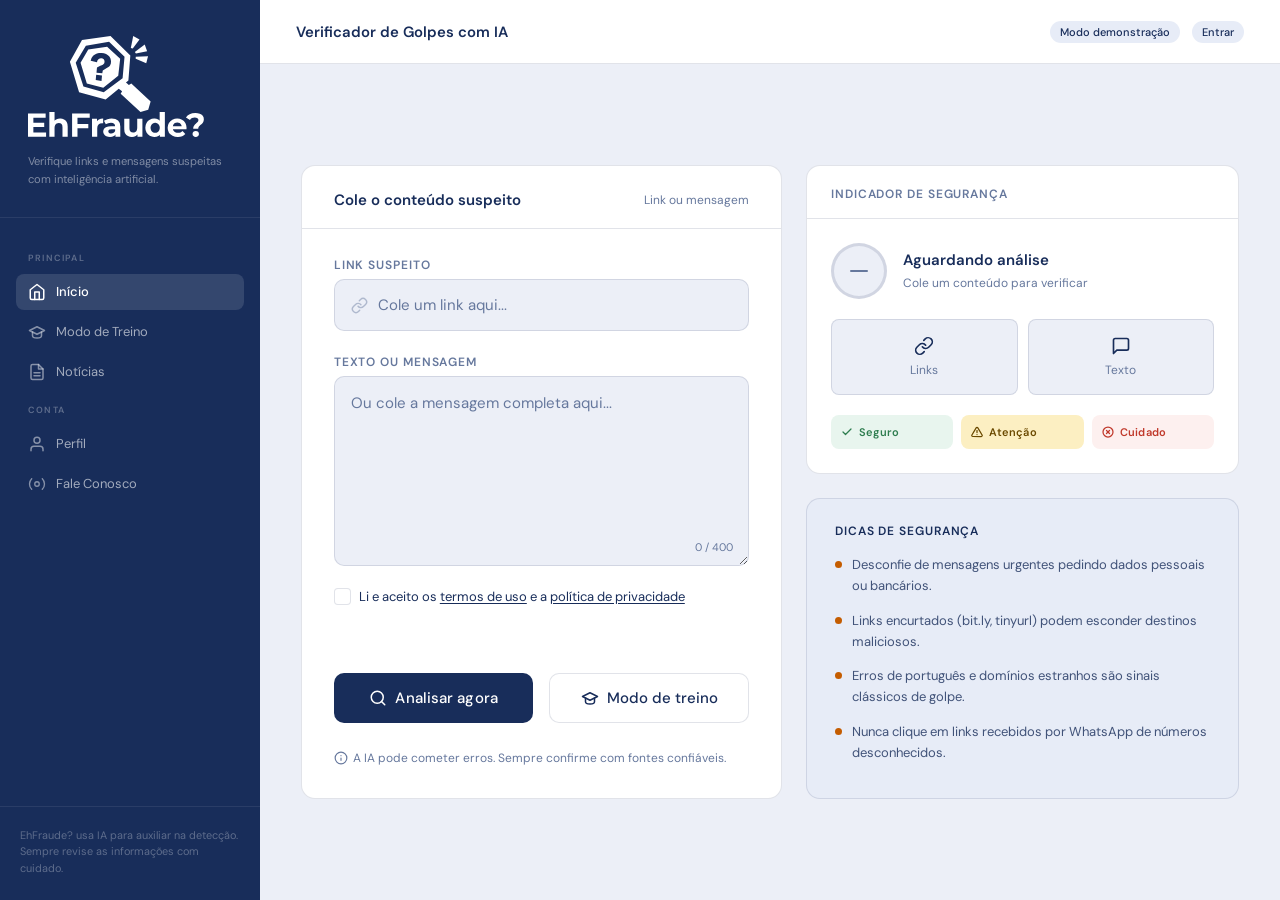
<file: Front-end/index.html>
<!DOCTYPE html>
<html lang="pt-BR">
  <head>
    <meta charset="UTF-8">
    <meta name="viewport" content="width=device-width, initial-scale=1.0">
    <meta name="description" content="Verifique links e mensagens suspeitas com inteligência artificial.">

    <title>EhFraude? — Verificador de Golpes</title>

    <link rel="preconnect" href="https://fonts.googleapis.com">
    <link rel="preconnect" href="https://fonts.gstatic.com" crossorigin>
    <link
      href="https://fonts.googleapis.com/css2?family=DM+Sans:wght@400;500;600;700&family=IM+Fell+English&display=swap"
      rel="stylesheet"
    >

    <link rel="stylesheet" href="style.css">
  <link rel="stylesheet" href="css/funcional.css"><link rel="icon" href="favicon.svg" type="image/svg+xml"><link rel="icon" href="favicon.ico" sizes="any"><link rel="apple-touch-icon" href="apple-touch-icon.png"></head>

  <body data-page="inicio">
    <div class="mobile-header" style="display:none;">
      <div class="logo">
        <img src="Imagens/logo/horizontal-branco.svg" alt="EhFraude?">
      </div>
    </div>

    <div class="app-shell">

     <aside class="sidebar">
      <div class="sidebar-brand">
        <div class="logo"><img src="Imagens/logo/vertical-branco.svg" alt="EhFraude?"></div>
        <p class="sidebar-tagline">Verifique links e mensagens suspeitas com inteligência artificial.</p>
      </div>

        <nav class="sidebar-nav">
          <p class="nav-label">Principal</p>

          <a class="nav-item active" href="#">
            <svg width="18" height="18" viewBox="0 0 24 24" fill="none" stroke="currentColor" stroke-width="2" stroke-linecap="round" stroke-linejoin="round"><path d="M3 9l9-7 9 7v11a2 2 0 0 1-2 2H5a2 2 0 0 1-2-2z"/><polyline points="9 22 9 12 15 12 15 22"/></svg>
            Início
          </a>

          <a class="nav-item" href="Treino/EhFraude-treino.html">
            <svg width="18" height="18" viewBox="0 0 24 24" fill="none" stroke="currentColor" stroke-width="2" stroke-linecap="round" stroke-linejoin="round"><path d="M22 10 12 5 2 10l10 5 10-5Z"/><path d="M6 12v5c0 1.66 2.69 3 6 3s6-1.34 6-3v-5"/></svg>
            Modo de Treino
          </a>

          <a class="nav-item" href="Noticias/EhFraude-noticias.html">
            <svg width="18" height="18" viewBox="0 0 24 24" fill="none" stroke="currentColor" stroke-width="2" stroke-linecap="round" stroke-linejoin="round"><path d="M14 2H6a2 2 0 0 0-2 2v16a2 2 0 0 0 2 2h12a2 2 0 0 0 2-2V8z"/><polyline points="14 2 14 8 20 8"/><line x1="16" y1="13" x2="8" y2="13"/><line x1="16" y1="17" x2="8" y2="17"/></svg>
            Notícias
          </a>

          <p class="nav-label">Conta</p>

          <a class="nav-item" href="Perfil/EhFraude-perfil.html">
            <svg width="18" height="18" viewBox="0 0 24 24" fill="none" stroke="currentColor" stroke-width="2" stroke-linecap="round" stroke-linejoin="round"><path d="M20 21v-2a4 4 0 0 0-4-4H8a4 4 0 0 0-4 4v2"/><circle cx="12" cy="7" r="4"/></svg>
            Perfil
          </a>

          <a class="nav-item" href="https://eh-fraudelandingpage.vercel.app">
          <svg width="18" height="18" viewBox="0 0 24 24" fill="none" stroke="currentColor" stroke-width="1.8" stroke-linecap="round" stroke-linejoin="round">
            <circle cx="12" cy="12" r="3" />
            <path d="M19.07 4.93a10 10 0 0 1 0 14.14M4.93 4.93a10 10 0 0 0 0 14.14" />
          </svg>
          Fale Conosco
        </a>
        
        </nav>

        <div class="sidebar-footer">
          <p>
            EhFraude? usa IA para auxiliar na detecção.
            Sempre revise as informações com cuidado.
          </p>
        </div>
      </aside>

      <header class="topbar">
        <h1 class="topbar-title">Verificador de Golpes com IA</h1>

        <div class="topbar-right">
          <span class="topbar-badge">IA Ativa</span>
        </div>
      </header>

      <main class="main">
        <div class="two-col">

          <section class="panel">
            <div class="panel-head">
              <h2>Cole o conteúdo suspeito</h2>
              <span>Link ou mensagem</span>
            </div>

            <div class="panel-body">
              <div class="field-group">
                <label class="section-label" for="link-input">Link suspeito</label>

                <div class="input-field">
                  <svg class="input-icon" viewBox="0 0 24 24" fill="none" stroke="currentColor" stroke-width="2" stroke-linecap="round" stroke-linejoin="round"><path d="M10 13a5 5 0 0 0 7.54.54l3-3a5 5 0 0 0-7.07-7.07l-1.72 1.71"/><path d="M14 11a5 5 0 0 0-7.54-.54l-3 3a5 5 0 0 0 7.07 7.07l1.71-1.71"/></svg>

                  <input
                    type="text"
                    id="link-input"
                    name="link"
                    placeholder="Cole um link aqui..."
                    autocomplete="off"
                    spellcheck="false"
                  >
                </div>
              </div>

              <div class="field-group">
                <label class="section-label" for="message-input">Texto ou mensagem</label>

                <div class="textarea-wrap">
                  <textarea
                    class="textarea-field"
                    id="message-input"
                    name="mensagem"
                    maxlength="400"
                    placeholder="Ou cole a mensagem completa aqui..."
                  ></textarea>

                  <span class="char-count" id="char-count">0 / 400</span>
                </div>
              </div>

              <label class="checkbox-row"><input type="checkbox" id="termos"><span class="checkbox-box"></span><span class="checkbox-label">Li e aceito os <a href="termos.html" target="_blank" rel="noopener" style="color:inherit;text-decoration:underline">termos de uso</a> e a <a href="privacidade.html" target="_blank" rel="noopener" style="color:inherit;text-decoration:underline">política de privacidade</a></span></label>

              <p class="form-error" id="erro-form" role="alert"></p><div class="btn-row">
                <button class="btn-primary" type="button" id="btn-analisar">
                  <svg class="btn-icon" viewBox="0 0 24 24" fill="none" stroke="currentColor" stroke-width="2" stroke-linecap="round" stroke-linejoin="round"><circle cx="11" cy="11" r="8"/><line x1="21" y1="21" x2="16.65" y2="16.65"/></svg>
                  Analisar agora
                </button>

                <a class="btn-secondary" href="Treino/EhFraude-treino.html">
                  <svg class="btn-icon" viewBox="0 0 24 24" fill="none" stroke="currentColor" stroke-width="2" stroke-linecap="round" stroke-linejoin="round"><path d="M22 10 12 5 2 10l10 5 10-5Z"/><path d="M6 12v5c0 1.66 2.69 3 6 3s6-1.34 6-3v-5"/></svg>
                  Modo de treino
                </a>
              </div>

              <p class="ai-warning">
                <svg width="14" height="14" viewBox="0 0 24 24" fill="none" stroke="currentColor" stroke-width="2" stroke-linecap="round" stroke-linejoin="round"><circle cx="12" cy="12" r="10"/><line x1="12" y1="16" x2="12" y2="12"/><line x1="12" y1="8" x2="12.01" y2="8"/></svg>
                A IA pode cometer erros. Sempre confirme com fontes confiáveis.
              </p>
            </div>
          </section>

          <div class="side-col">
            <section class="indicator-card" id="ind-card">
              <div class="indicator-head">
                <p>Indicador de segurança</p>
              </div>

              <div class="indicator-body">
                <p class="mobile-indicator-title" style="display:none">
                  Indicador de segurança
                </p>

                <div class="indicator-status">
                  <div class="indicator-circle"><span class="indicator-dash" id="ind-dash"></span><span id="ind-pct" hidden></span></div>

                  <div class="indicator-text">
                    <strong id="ind-title">Aguardando análise</strong>
                    <span id="ind-sub">Cole um conteúdo para verificar</span>
                  </div>
                </div>

                <div class="type-cards">
                  <div class="type-card" id="tc-link">
                    <svg width="20" height="20" viewBox="0 0 24 24" fill="none" stroke="currentColor" stroke-width="2" stroke-linecap="round" stroke-linejoin="round"><path d="M10 13a5 5 0 0 0 7.54.54l3-3a5 5 0 0 0-7.07-7.07l-1.72 1.71"/><path d="M14 11a5 5 0 0 0-7.54-.54l-3 3a5 5 0 0 0 7.07 7.07l1.71-1.71"/></svg>
                    <span>Links</span>
                  </div>

                  <div class="type-card" id="tc-texto">
                    <svg width="20" height="20" viewBox="0 0 24 24" fill="none" stroke="currentColor" stroke-width="2" stroke-linecap="round" stroke-linejoin="round"><path d="M21 15a2 2 0 0 1-2 2H7l-4 4V5a2 2 0 0 1 2-2h14a2 2 0 0 1 2 2z"/></svg>
                    <span>Texto</span>
                  </div>
                </div>

                <div class="status-badges">
                  <span class="badge badge-safe">
                    <svg width="12" height="12" viewBox="0 0 24 24" fill="none" stroke="currentColor" stroke-width="2.5" stroke-linecap="round" stroke-linejoin="round"><polyline points="20 6 9 17 4 12"/></svg>
                    Seguro
                  </span>

                  <span class="badge badge-warn">
                    <svg width="12" height="12" viewBox="0 0 24 24" fill="none" stroke="currentColor" stroke-width="2.5" stroke-linecap="round" stroke-linejoin="round"><path d="M10.29 3.86 1.82 18a2 2 0 0 0 1.71 3h16.94a2 2 0 0 0 1.71-3L13.71 3.86a2 2 0 0 0-3.42 0z"/><line x1="12" y1="9" x2="12" y2="13"/><line x1="12" y1="17" x2="12.01" y2="17"/></svg>
                    Atenção
                  </span>

                  <span class="badge badge-danger">
                    <svg width="12" height="12" viewBox="0 0 24 24" fill="none" stroke="currentColor" stroke-width="2.5" stroke-linecap="round" stroke-linejoin="round"><circle cx="12" cy="12" r="10"/><line x1="15" y1="9" x2="9" y2="15"/><line x1="9" y1="9" x2="15" y2="15"/></svg>
                    Cuidado
                  </span>
                </div><div class="ind-detalhes" id="ind-detalhes" hidden><h4>Sinais encontrados</h4><ul id="ind-sinais"></ul><h4>O que fazer</h4><ul id="ind-acoes"></ul></div>
              </div>
            </section>

            <div class="tips-card">
              <p class="tips-title">Dicas de segurança</p>

              <div class="tip-item">
                <span class="tip-dot"></span>
                <p>Desconfie de mensagens urgentes pedindo dados pessoais ou bancários.</p>
              </div>

              <div class="tip-item">
                <span class="tip-dot"></span>
                <p>Links encurtados (bit.ly, tinyurl) podem esconder destinos maliciosos.</p>
              </div>

              <div class="tip-item">
                <span class="tip-dot"></span>
                <p>Erros de português e domínios estranhos são sinais clássicos de golpe.</p>
              </div>

              <div class="tip-item">
                <span class="tip-dot"></span>
                <p>Nunca clique em links recebidos por WhatsApp de números desconhecidos.</p>
              </div>
            </div>
          </div>

        </div>
      </main>

    </div>

    <p class="mobile-footer" style="display:none">A IA pode cometer erros</p>

    <nav class="mobile-navbar" style="display:none">
      <a class="mobile-nav-item active" href="#">
        <svg width="20" height="20" viewBox="0 0 24 24" fill="none" stroke="currentColor" stroke-width="2" stroke-linecap="round" stroke-linejoin="round"><path d="M3 9l9-7 9 7v11a2 2 0 0 1-2 2H5a2 2 0 0 1-2-2z"/><polyline points="9 22 9 12 15 12 15 22"/></svg>
        <span>Início</span>
      </a>

      <a class="mobile-nav-item" href="Treino/EhFraude-treino.html">
        <svg width="20" height="20" viewBox="0 0 24 24" fill="none" stroke="currentColor" stroke-width="2" stroke-linecap="round" stroke-linejoin="round"><path d="M22 10 12 5 2 10l10 5 10-5Z"/><path d="M6 12v5c0 1.66 2.69 3 6 3s6-1.34 6-3v-5"/></svg>
        <span>Treino</span>
      </a>

      <a class="mobile-nav-item" href="Noticias/EhFraude-noticias.html">
        <svg width="20" height="20" viewBox="0 0 24 24" fill="none" stroke="currentColor" stroke-width="2" stroke-linecap="round" stroke-linejoin="round"><path d="M14 2H6a2 2 0 0 0-2 2v16a2 2 0 0 0 2 2h12a2 2 0 0 0 2-2V8z"/><polyline points="14 2 14 8 20 8"/><line x1="16" y1="13" x2="8" y2="13"/><line x1="16" y1="17" x2="8" y2="17"/></svg>
        <span>Notícias</span>
      </a>

      <a class="mobile-nav-item" href="Perfil/EhFraude-perfil.html">
        <svg width="20" height="20" viewBox="0 0 24 24" fill="none" stroke="currentColor" stroke-width="2" stroke-linecap="round" stroke-linejoin="round"><path d="M20 21v-2a4 4 0 0 0-4-4H8a4 4 0 0 0-4 4v2"/><circle cx="12" cy="7" r="4"/></svg>
        <span>Perfil</span>
      </a>
    </nav>

    <script>
      const messageInput = document.getElementById("message-input");
      const charCount = document.getElementById("char-count");

      if (messageInput && charCount) {
        messageInput.addEventListener("input", () => {
          charCount.textContent = messageInput.value.length + " / 400";
        });
      }
    </script>
  <script src="js/api.js"></script><script src="js/app.js"></script></body>
</html>
</file>
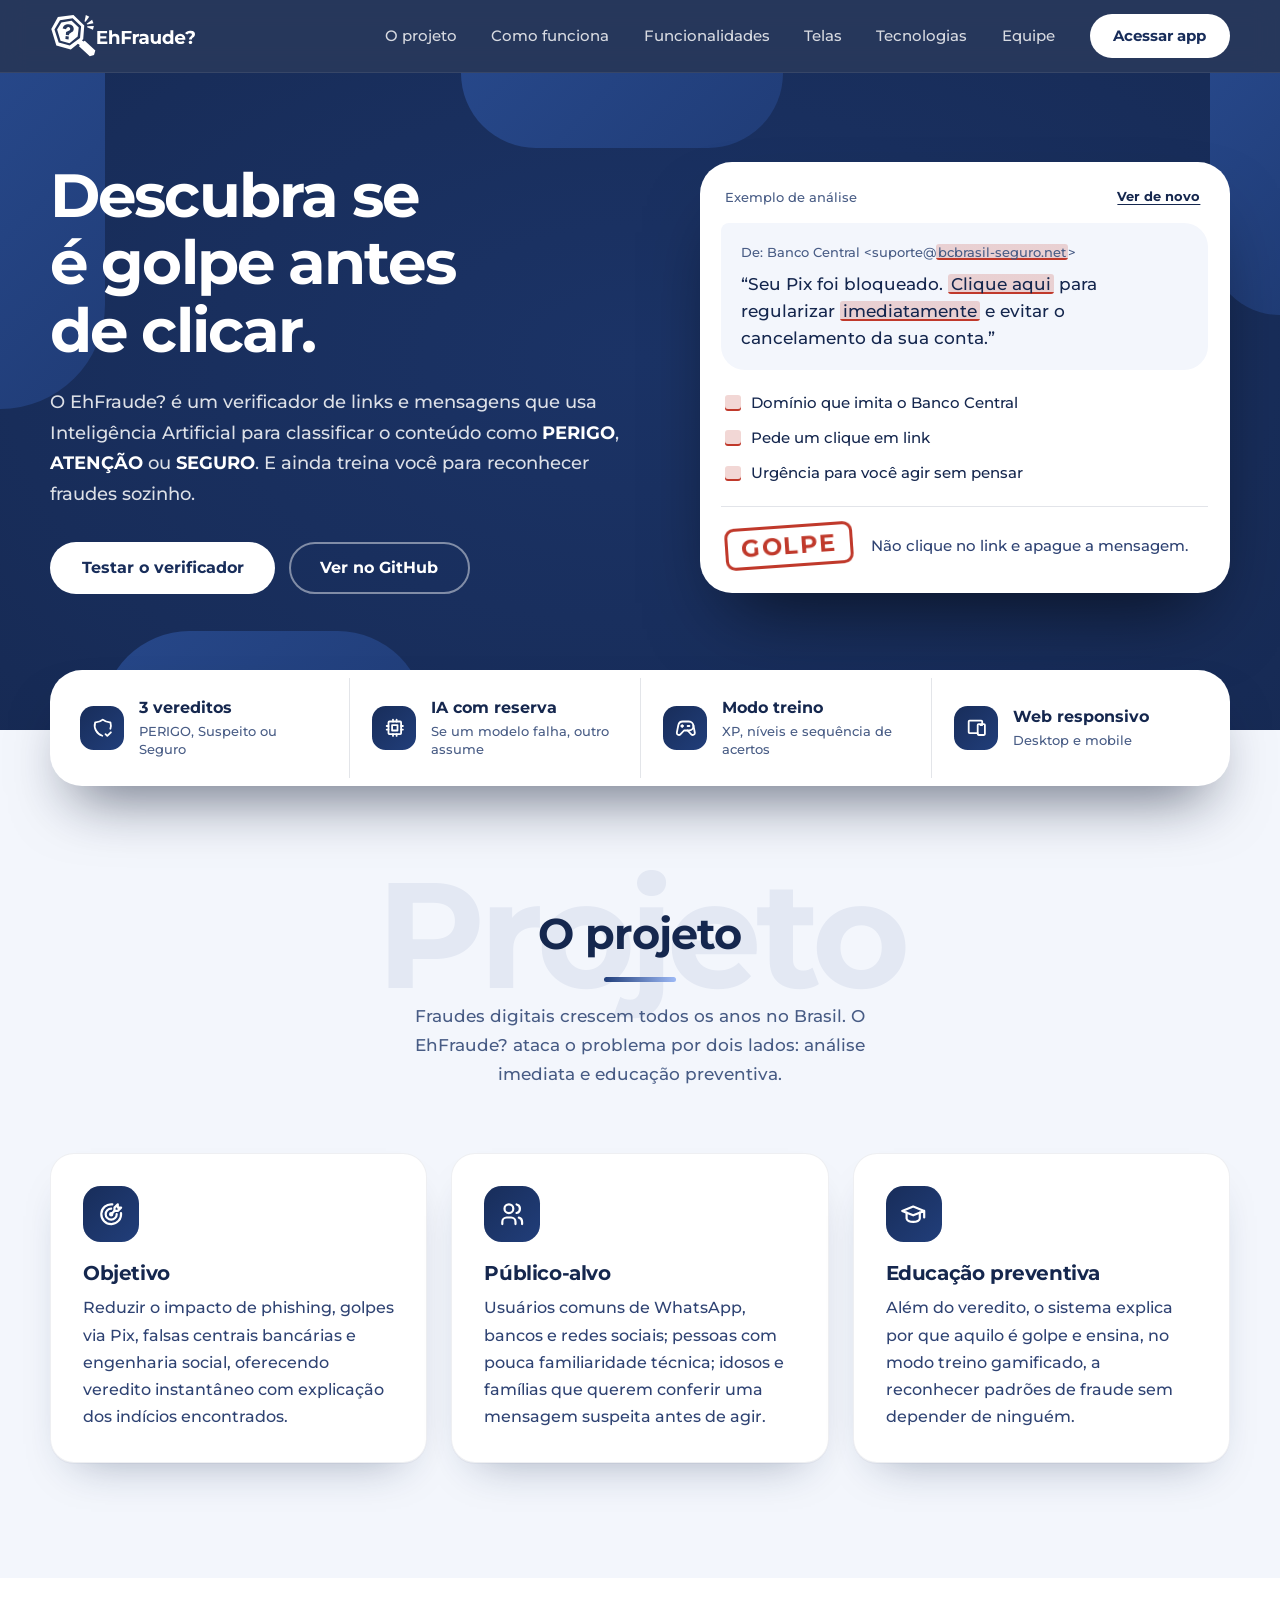
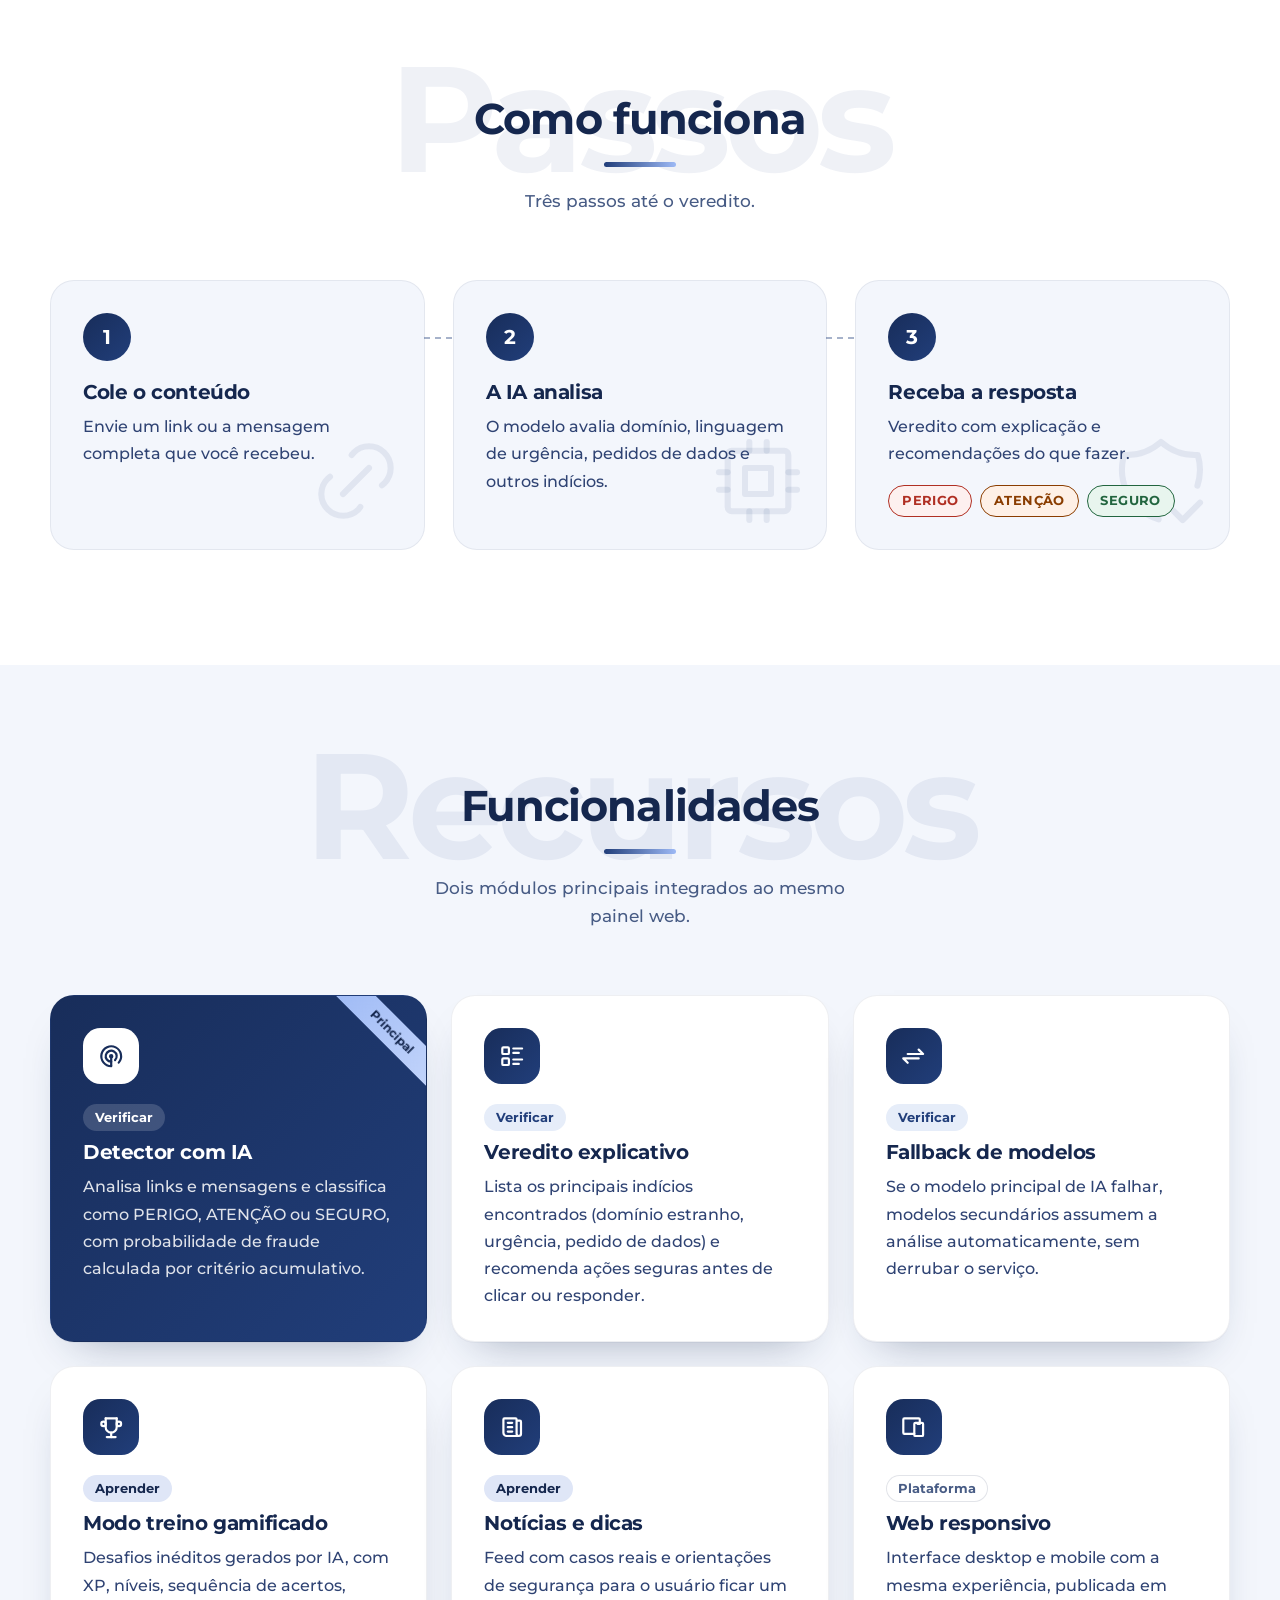
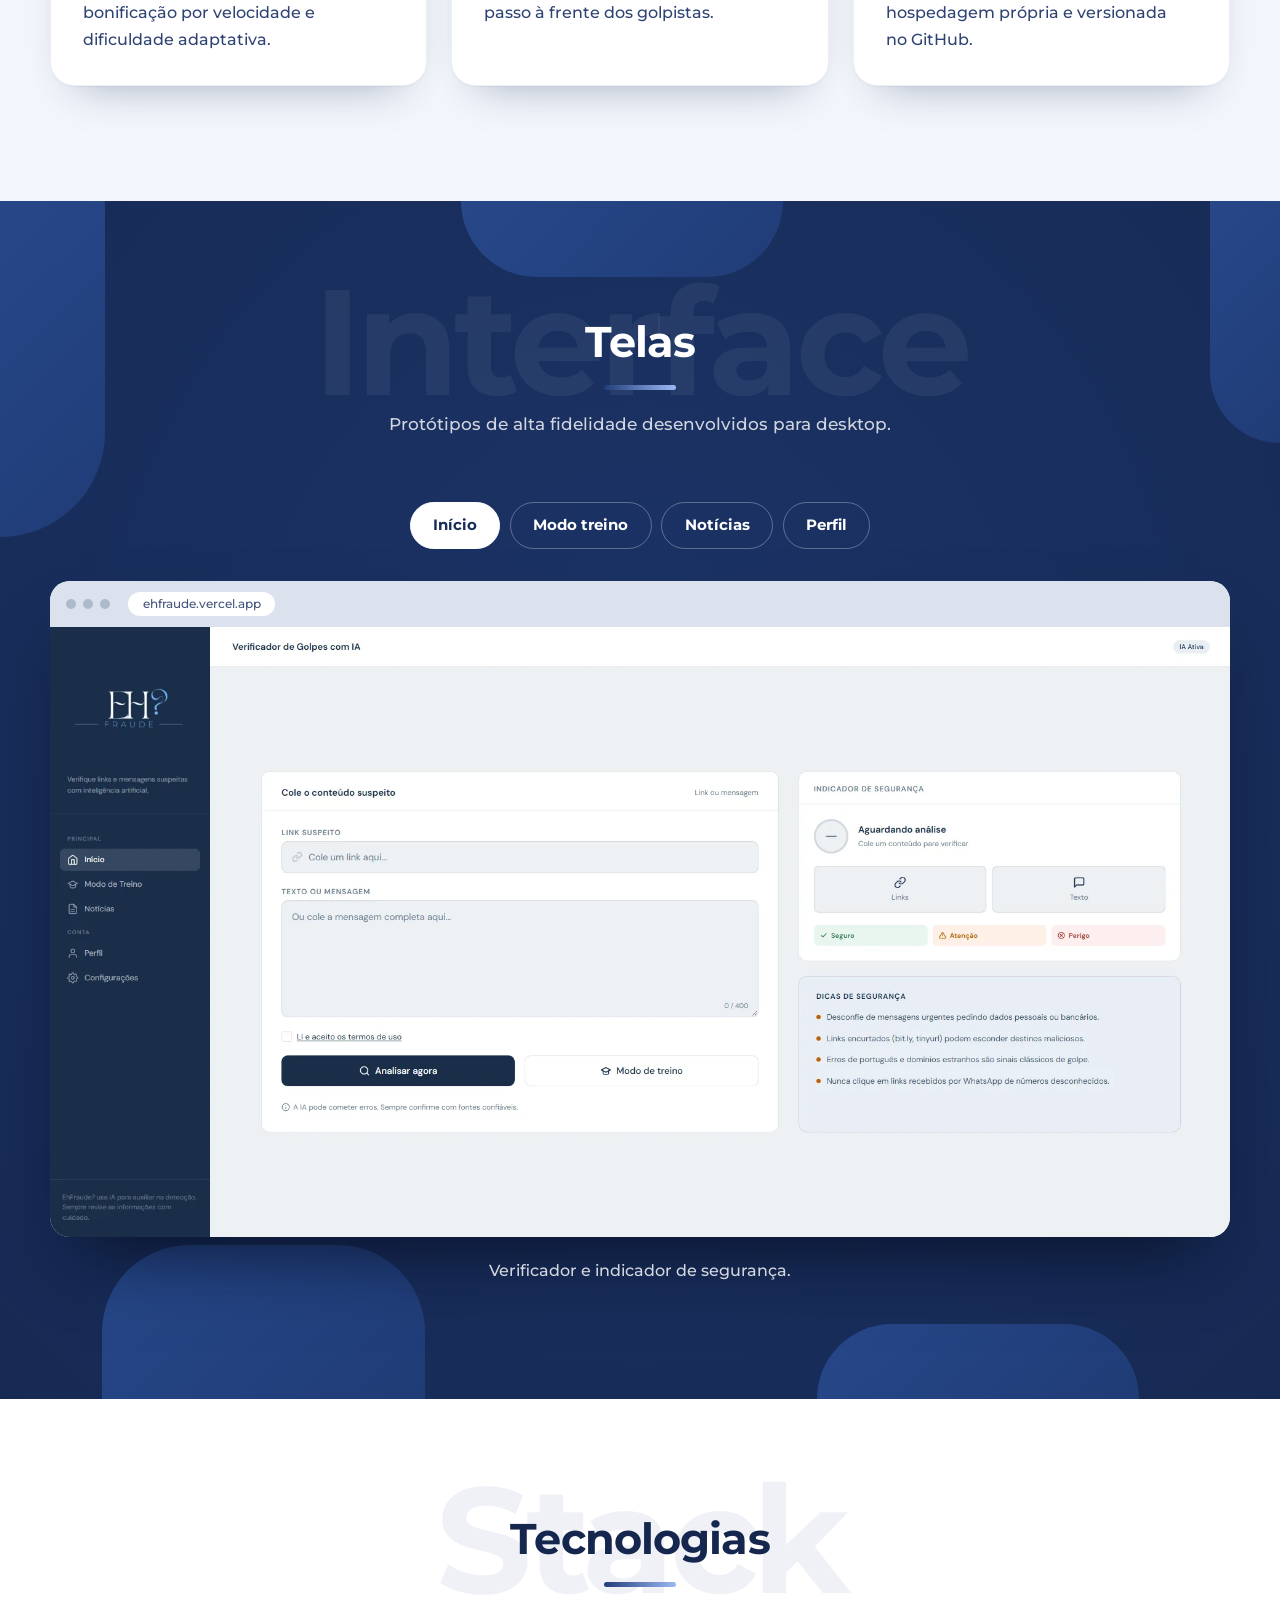
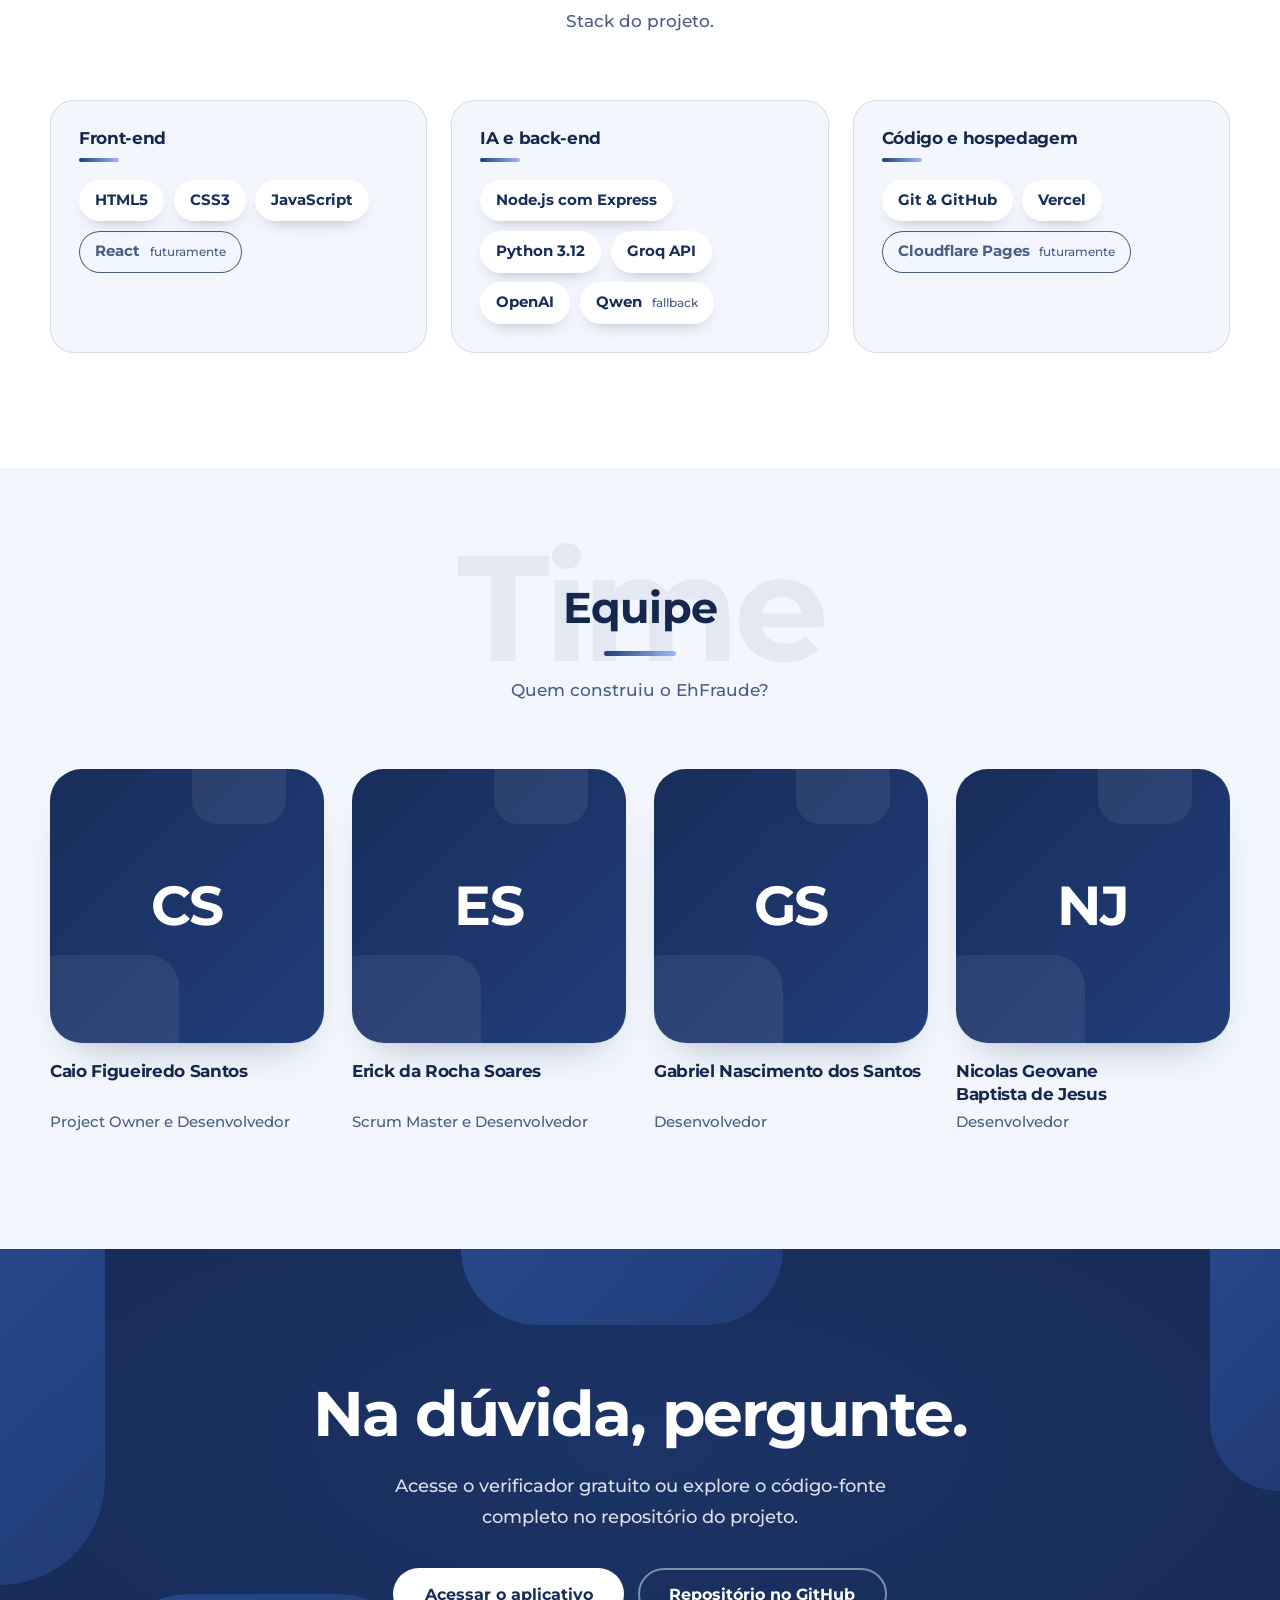
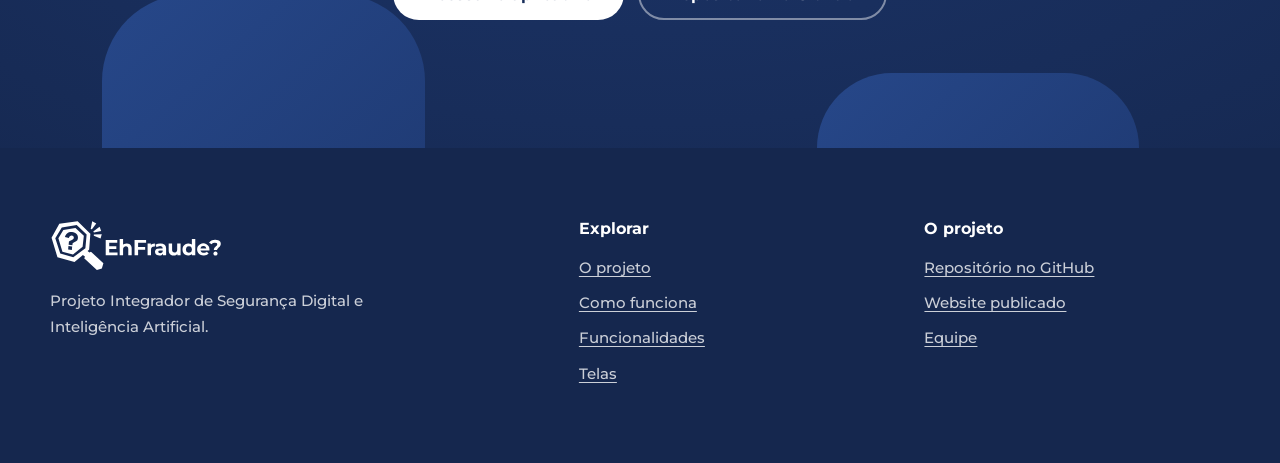
<file: Landing Page/index.html>
<!DOCTYPE html>
<html lang="pt-BR">

<head>
  <meta charset="UTF-8">
  <meta name="viewport" content="width=device-width, initial-scale=1.0">

  <title>EhFraude? Descubra se é golpe antes de clicar</title>
  <meta name="description" content="EhFraude?: verificador de golpes com IA e treino gamificado. Na dúvida, pergunte. Projeto Integrador de Segurança Digital.">
  <meta name="theme-color" content="#182d5a">

  <meta property="og:type" content="website">
  <meta property="og:locale" content="pt_BR">
  <meta property="og:title" content="EhFraude? Na dúvida, pergunte">
  <meta property="og:description" content="Verificador de links e mensagens com IA, que também treina você a reconhecer fraudes.">
  <!-- Ao publicar, troque pelo endereço completo da imagem para o link ter prévia no WhatsApp e LinkedIn:
  <meta property="og:image" content="https://SEU-DOMINIO/Imagens/og-ehfraude.jpg"> -->

  <link rel="icon" href="favicon.svg" type="image/svg+xml">
  <link rel="icon" href="favicon.png" type="image/png" sizes="64x64">
  <link rel="apple-touch-icon" href="apple-touch-icon.png">

  <link rel="preload" href="fonts/montserrat-bold-latin.woff2" as="font" type="font/woff2" crossorigin>
  <link rel="preload" href="fonts/montserrat-medium-latin.woff2" as="font" type="font/woff2" crossorigin>
  <link rel="stylesheet" href="style.css">

  <script>document.documentElement.classList.add("js");</script>
</head>

<body id="topo">
  <a class="skip-link" href="#hero-titulo">Pular para o conteúdo</a>
  <svg xmlns="http://www.w3.org/2000/svg" width="0" height="0" style="position:absolute" aria-hidden="true" focusable="false">
    <symbol id="i-arrows-exchange" viewBox="0 0 24 24">
      <path d="M7 10h14l-4 -4" />
      <path d="M17 14h-14l4 4" />
    </symbol>
    <symbol id="i-cpu" viewBox="0 0 24 24">
      <path d="M5 6a1 1 0 0 1 1 -1h12a1 1 0 0 1 1 1v12a1 1 0 0 1 -1 1h-12a1 1 0 0 1 -1 -1l0 -12" />
      <path d="M9 9h6v6h-6l0 -6" />
      <path d="M3 10h2" />
      <path d="M3 14h2" />
      <path d="M10 3v2" />
      <path d="M14 3v2" />
      <path d="M21 10h-2" />
      <path d="M21 14h-2" />
      <path d="M14 21v-2" />
      <path d="M10 21v-2" />
    </symbol>
    <symbol id="i-device-gamepad-2" viewBox="0 0 24 24">
      <path d="M12 5h3.5a5 5 0 0 1 0 10h-5.5l-4.015 4.227a2.3 2.3 0 0 1 -3.923 -2.035l1.634 -8.173a5 5 0 0 1 4.904 -4.019h3.4" />
      <path d="M14 15l4.07 4.284a2.3 2.3 0 0 0 3.925 -2.023l-1.6 -8.232" />
      <path d="M8 9v2" />
      <path d="M7 10h2" />
      <path d="M14 10h2" />
    </symbol>
    <symbol id="i-devices" viewBox="0 0 24 24">
      <path d="M13 9a1 1 0 0 1 1 -1h6a1 1 0 0 1 1 1v10a1 1 0 0 1 -1 1h-6a1 1 0 0 1 -1 -1v-10" />
      <path d="M18 8v-3a1 1 0 0 0 -1 -1h-13a1 1 0 0 0 -1 1v12a1 1 0 0 0 1 1h9" />
      <path d="M16 9h2" />
    </symbol>
    <symbol id="i-link" viewBox="0 0 24 24">
      <path d="M9 15l6 -6" />
      <path d="M11 6l.463 -.536a5 5 0 0 1 7.071 7.072l-.534 .464" />
      <path d="M13 18l-.397 .534a5.068 5.068 0 0 1 -7.127 0a4.972 4.972 0 0 1 0 -7.071l.524 -.463" />
    </symbol>
    <symbol id="i-list-details" viewBox="0 0 24 24">
      <path d="M13 5h8" />
      <path d="M13 9h5" />
      <path d="M13 15h8" />
      <path d="M13 19h5" />
      <path d="M3 5a1 1 0 0 1 1 -1h4a1 1 0 0 1 1 1v4a1 1 0 0 1 -1 1h-4a1 1 0 0 1 -1 -1l0 -4" />
      <path d="M3 15a1 1 0 0 1 1 -1h4a1 1 0 0 1 1 1v4a1 1 0 0 1 -1 1h-4a1 1 0 0 1 -1 -1l0 -4" />
    </symbol>
    <symbol id="i-news" viewBox="0 0 24 24">
      <path d="M16 6h3a1 1 0 0 1 1 1v11a2 2 0 0 1 -4 0v-13a1 1 0 0 0 -1 -1h-10a1 1 0 0 0 -1 1v12a3 3 0 0 0 3 3h11" />
      <path d="M8 8l4 0" />
      <path d="M8 12l4 0" />
      <path d="M8 16l4 0" />
    </symbol>
    <symbol id="i-radar-2" viewBox="0 0 24 24">
      <path d="M11 12a1 1 0 1 0 2 0a1 1 0 1 0 -2 0" />
      <path d="M15.51 15.56a5 5 0 1 0 -3.51 1.44" />
      <path d="M18.832 17.86a9 9 0 1 0 -6.832 3.14" />
      <path d="M12 12v9" />
    </symbol>
    <symbol id="i-school" viewBox="0 0 24 24">
      <path d="M22 9l-10 -4l-10 4l10 4l10 -4v6" />
      <path d="M6 10.6v5.4a6 3 0 0 0 12 0v-5.4" />
    </symbol>
    <symbol id="i-shield-check" viewBox="0 0 24 24">
      <path d="M11.46 20.846a12 12 0 0 1 -7.96 -14.846a12 12 0 0 0 8.5 -3a12 12 0 0 0 8.5 3a12 12 0 0 1 -.09 7.06" />
      <path d="M15 19l2 2l4 -4" />
    </symbol>
    <symbol id="i-target-arrow" viewBox="0 0 24 24">
      <path d="M11 12a1 1 0 1 0 2 0a1 1 0 1 0 -2 0" />
      <path d="M12 7a5 5 0 1 0 5 5" />
      <path d="M13 3.055a9 9 0 1 0 7.941 7.945" />
      <path d="M15 6v3h3l3 -3h-3v-3l-3 3" />
      <path d="M15 9l-3 3" />
    </symbol>
    <symbol id="i-trophy" viewBox="0 0 24 24">
      <path d="M8 21l8 0" />
      <path d="M12 17l0 4" />
      <path d="M7 4l10 0" />
      <path d="M17 4v8a5 5 0 0 1 -10 0v-8" />
      <path d="M3 9a2 2 0 1 0 4 0a2 2 0 1 0 -4 0" />
      <path d="M17 9a2 2 0 1 0 4 0a2 2 0 1 0 -4 0" />
    </symbol>
    <symbol id="i-users" viewBox="0 0 24 24">
      <path d="M5 7a4 4 0 1 0 8 0a4 4 0 1 0 -8 0" />
      <path d="M3 21v-2a4 4 0 0 1 4 -4h4a4 4 0 0 1 4 4v2" />
      <path d="M16 3.13a4 4 0 0 1 0 7.75" />
      <path d="M21 21v-2a4 4 0 0 0 -3 -3.85" />
    </symbol>
  </svg>

  <header class="site-header">
    <div class="site-header__inner">
      <a class="brand" href="#topo" aria-label="EhFraude?, voltar ao topo">
        <img src="Imagens/logo-horizontal-branco.svg" width="1438" height="434" alt="">
      </a>

      <button class="nav-toggle" type="button" aria-expanded="false" aria-controls="menu">
        <span class="nav-toggle__label">Menu</span>
        <svg class="nav-toggle__icon" width="20" height="20" viewBox="0 0 20 20" aria-hidden="true" focusable="false">
          <path d="M3 6h14M3 10h14M3 14h14" fill="none" stroke="currentColor" stroke-width="2" stroke-linecap="round" />
        </svg>
      </button>

      <nav id="menu" class="site-nav" aria-label="Principal">
        <ul class="site-nav__list">
          <li><a href="#projeto">O projeto</a></li>
          <li><a href="#como-funciona">Como funciona</a></li>
          <li><a href="#funcionalidades">Funcionalidades</a></li>
          <li><a href="#telas">Telas</a></li>
          <li><a href="#tecnologias">Tecnologias</a></li>
          <li><a href="#equipe">Equipe</a></li>
        </ul>
        <a class="btn btn--light btn--sm" href="https://ehfraude.vercel.app/index.html">Acessar app</a>
      </nav>
    </div>
  </header>

  <main id="conteudo">
    <!-- HERO -->
    <section class="hero" aria-labelledby="hero-titulo">
      <div class="blobs" aria-hidden="true"><span></span><span></span><span></span><span></span><span></span></div>

      <div class="wrap hero__grid">
        <div class="hero__copy">
          <h1 id="hero-titulo" tabindex="-1">Descubra se é golpe antes de clicar.</h1>

          <p class="hero__lead">
            O EhFraude? é um verificador de links e mensagens que usa Inteligência
            Artificial para classificar o conteúdo como <strong>PERIGO</strong>,
            <strong>ATENÇÃO</strong> ou <strong>SEGURO</strong>. E ainda treina
            você para reconhecer fraudes sozinho.
          </p>

          <div class="actions">
            <a class="btn btn--light" href="https://ehfraude.vercel.app/index.html">Testar o verificador</a>
            <a class="btn btn--outline-light" href="https://github.com/Erickhitman/EhFraude">Ver no GitHub</a>
          </div>
        </div>

        <div class="demo" id="demo" role="group" aria-label="Exemplo de análise de uma mensagem golpista">
          <div class="demo__bar">
            <span class="demo__tag">Exemplo de análise</span>
            <button class="demo__replay" type="button">Ver de novo</button>
          </div>

          <div class="demo__msg">
            <p class="demo__from">
              De: Banco Central &lt;suporte@<mark data-step="1">bcbrasil-seguro.net</mark>&gt;
            </p>
            <p class="demo__text">
              “Seu Pix foi bloqueado. <mark data-step="2">Clique aqui</mark> para
              regularizar <mark data-step="3">imediatamente</mark> e evitar o
              cancelamento da sua conta.”
            </p>
          </div>

          <ul class="demo__flags">
            <li data-step="1">Domínio que imita o Banco Central</li>
            <li data-step="2">Pede um clique em link</li>
            <li data-step="3">Urgência para você agir sem pensar</li>
          </ul>

          <div class="demo__verdict" data-step="4">
            <span class="stamp">GOLPE</span>
            <p>Não clique no link e apague a mensagem.</p>
          </div>
        </div>
      </div>

      <div class="wrap">
        <ul class="facts" aria-label="Resumo do EhFraude?">
          <li>
            <span class="badge badge--sm"><svg class="icon" aria-hidden="true" focusable="false">
                <use href="#i-shield-check" />
              </svg></span>
            <div><strong>3 vereditos</strong><span>PERIGO, Suspeito ou Seguro</span></div>
          </li>
          <li>
            <span class="badge badge--sm"><svg class="icon" aria-hidden="true" focusable="false">
                <use href="#i-cpu" />
              </svg></span>
            <div><strong>IA com reserva</strong><span>Se um modelo falha, outro assume</span></div>
          </li>
          <li>
            <span class="badge badge--sm"><svg class="icon" aria-hidden="true" focusable="false">
                <use href="#i-device-gamepad-2" />
              </svg></span>
            <div><strong>Modo treino</strong><span>XP, níveis e sequência de acertos</span></div>
          </li>
          <li>
            <span class="badge badge--sm"><svg class="icon" aria-hidden="true" focusable="false">
                <use href="#i-devices" />
              </svg></span>
            <div><strong>Web responsivo</strong><span>Desktop e mobile</span></div>
          </li>
        </ul>
      </div>
    </section>

    <!-- O PROJETO -->
    <section class="band band--mist band--after-hero" id="projeto" aria-labelledby="projeto-titulo">
      <div class="wrap">
        <div class="sec-head">
          <span class="sec-head__ghost" aria-hidden="true">Projeto</span>
          <h2 id="projeto-titulo">O projeto</h2>
          <p class="lede">
            Fraudes digitais crescem todos os anos no Brasil. O EhFraude? ataca o
            problema por dois lados: análise imediata e educação preventiva.
          </p>
        </div>

        <div class="grid grid--3">
          <article class="card">
            <span class="badge"><svg class="icon" aria-hidden="true" focusable="false">
                <use href="#i-target-arrow" />
              </svg></span>
            <h3>Objetivo</h3>
            <p>
              Reduzir o impacto de phishing, golpes via Pix, falsas centrais
              bancárias e engenharia social, oferecendo veredito instantâneo com
              explicação dos indícios encontrados.
            </p>
          </article>
          <article class="card">
            <span class="badge"><svg class="icon" aria-hidden="true" focusable="false">
                <use href="#i-users" />
              </svg></span>
            <h3>Público-alvo</h3>
            <p>
              Usuários comuns de WhatsApp, bancos e redes sociais; pessoas com
              pouca familiaridade técnica; idosos e famílias que querem conferir
              uma mensagem suspeita antes de agir.
            </p>
          </article>
          <article class="card">
            <span class="badge"><svg class="icon" aria-hidden="true" focusable="false">
                <use href="#i-school" />
              </svg></span>
            <h3>Educação preventiva</h3>
            <p>
              Além do veredito, o sistema explica por que aquilo é golpe e ensina,
              no modo treino gamificado, a reconhecer padrões de fraude sem
              depender de ninguém.
            </p>
          </article>
        </div>
      </div>
    </section>

    <!-- COMO FUNCIONA -->
    <section class="band band--white" id="como-funciona" aria-labelledby="como-titulo">
      <div class="wrap">
        <div class="sec-head">
          <span class="sec-head__ghost" aria-hidden="true">Passos</span>
          <h2 id="como-titulo">Como funciona</h2>
          <p class="lede">Três passos até o veredito.</p>
        </div>

        <ol class="steps">
          <li class="step card">
            <svg class="icon step__ghost" aria-hidden="true" focusable="false">
              <use href="#i-link" />
            </svg>
            <span class="step__num" aria-hidden="true">1</span>
            <h3>Cole o conteúdo</h3>
            <p>Envie um link ou a mensagem completa que você recebeu.</p>
          </li>
          <li class="step card">
            <svg class="icon step__ghost" aria-hidden="true" focusable="false">
              <use href="#i-cpu" />
            </svg>
            <span class="step__num" aria-hidden="true">2</span>
            <h3>A IA analisa</h3>
            <p>O modelo avalia domínio, linguagem de urgência, pedidos de dados e outros indícios.</p>
          </li>
          <li class="step card">
            <svg class="icon step__ghost" aria-hidden="true" focusable="false">
              <use href="#i-shield-check" />
            </svg>
            <span class="step__num" aria-hidden="true">3</span>
            <h3>Receba a resposta</h3>
            <p>Veredito com explicação e recomendações do que fazer.</p>
            <ul class="verdicts" aria-label="Vereditos possíveis">
              <li class="verdict verdict--bad">PERIGO</li>
              <li class="verdict verdict--warn">ATENÇÃO</li>
              <li class="verdict verdict--ok">SEGURO</li>
            </ul>
          </li>
        </ol>
      </div>
    </section>

    <!-- FUNCIONALIDADES -->
    <section class="band band--mist" id="funcionalidades" aria-labelledby="func-titulo">
      <div class="wrap">
        <div class="sec-head">
          <span class="sec-head__ghost" aria-hidden="true">Recursos</span>
          <h2 id="func-titulo">Funcionalidades</h2>
          <p class="lede">Dois módulos principais integrados ao mesmo painel web.</p>
        </div>

        <div class="grid grid--3">
          <article class="card card--featured">
            <span class="ribbon">Principal</span>
            <span class="badge"><svg class="icon" aria-hidden="true" focusable="false">
                <use href="#i-radar-2" />
              </svg></span>
            <span class="tag">Verificar</span>
            <h3>Detector com IA</h3>
            <p>
              Analisa links e mensagens e classifica como PERIGO, ATENÇÃO ou
              SEGURO, com probabilidade de fraude calculada por critério
              acumulativo.
            </p>
          </article>
          <article class="card">
            <span class="badge"><svg class="icon" aria-hidden="true" focusable="false">
                <use href="#i-list-details" />
              </svg></span>
            <span class="tag">Verificar</span>
            <h3>Veredito explicativo</h3>
            <p>
              Lista os principais indícios encontrados (domínio estranho, urgência,
              pedido de dados) e recomenda ações seguras antes de clicar ou
              responder.
            </p>
          </article>
          <article class="card">
            <span class="badge"><svg class="icon" aria-hidden="true" focusable="false">
                <use href="#i-arrows-exchange" />
              </svg></span>
            <span class="tag">Verificar</span>
            <h3>Fallback de modelos</h3>
            <p>
              Se o modelo principal de IA falhar, modelos secundários assumem a
              análise automaticamente, sem derrubar o serviço.
            </p>
          </article>
          <article class="card">
            <span class="badge"><svg class="icon" aria-hidden="true" focusable="false">
                <use href="#i-trophy" />
              </svg></span>
            <span class="tag tag--learn">Aprender</span>
            <h3>Modo treino gamificado</h3>
            <p>
              Desafios inéditos gerados por IA, com XP, níveis, sequência de
              acertos, bonificação por velocidade e dificuldade adaptativa.
            </p>
          </article>
          <article class="card">
            <span class="badge"><svg class="icon" aria-hidden="true" focusable="false">
                <use href="#i-news" />
              </svg></span>
            <span class="tag tag--learn">Aprender</span>
            <h3>Notícias e dicas</h3>
            <p>
              Feed com casos reais e orientações de segurança para o usuário ficar
              um passo à frente dos golpistas.
            </p>
          </article>
          <article class="card">
            <span class="badge"><svg class="icon" aria-hidden="true" focusable="false">
                <use href="#i-devices" />
              </svg></span>
            <span class="tag tag--platform">Plataforma</span>
            <h3>Web responsivo</h3>
            <p>
              Interface desktop e mobile com a mesma experiência, publicada em
              hospedagem própria e versionada no GitHub.
            </p>
          </article>
        </div>
      </div>
    </section>

    <!-- TELAS -->
    <section class="band band--dark" id="telas" aria-labelledby="telas-titulo">
      <div class="blobs" aria-hidden="true"><span></span><span></span><span></span><span></span><span></span></div>
      <div class="wrap">
        <div class="sec-head">
          <span class="sec-head__ghost" aria-hidden="true">Interface</span>
          <h2 id="telas-titulo">Telas</h2>
          <p class="lede">Protótipos de alta fidelidade desenvolvidos para desktop.</p>
        </div>

        <div class="screens" data-tabs>
          <article class="screen" data-label="Início">
            <h3 class="screen__title">Início</h3>
            <figure class="frame">
              <div class="frame__bar" aria-hidden="true"><i></i><i></i><i></i><span>ehfraude.vercel.app</span></div>
              <img src="Imagens/tela-inicio.webp" width="1917" height="991" loading="lazy" decoding="async" alt="Tela inicial: campo para colar um link ou mensagem suspeita e o indicador de segurança com as faixas Seguro, Atenção e Perigo">
            </figure>
            <p class="screen__caption">Verificador e indicador de segurança.</p>
          </article>

          <article class="screen" data-label="Modo treino">
            <h3 class="screen__title">Modo treino</h3>
            <figure class="frame">
              <div class="frame__bar" aria-hidden="true"><i></i><i></i><i></i><span>ehfraude.vercel.app</span></div>
              <img src="Imagens/tela-treino.webp" width="1917" height="991" loading="lazy" decoding="async" alt="Modo treino: mensagem suspeita do suposto Banco Central, quatro alternativas de resposta, feedback de acerto e painel de progresso com XP e nível">
            </figure>
            <p class="screen__caption">Questão, feedback e progresso.</p>
          </article>

          <article class="screen" data-label="Notícias">
            <h3 class="screen__title">Notícias</h3>
            <figure class="frame">
              <div class="frame__bar" aria-hidden="true"><i></i><i></i><i></i><span>ehfraude.vercel.app</span></div>
              <img src="Imagens/tela-noticias.webp" width="1919" height="991" loading="lazy" decoding="async" alt="Notícias sobre golpes digitais: quatro matérias sobre Pix, voz sintética, phishing e falsas vagas de home office, ao lado de um quadro de dicas de segurança">
            </figure>
            <p class="screen__caption">Feed de casos reais e dicas.</p>
          </article>

          <article class="screen" data-label="Perfil">
            <h3 class="screen__title">Perfil</h3>
            <figure class="frame">
              <div class="frame__bar" aria-hidden="true"><i></i><i></i><i></i><span>ehfraude.vercel.app</span></div>
              <img src="Imagens/tela-perfil.webp" width="1919" height="991" loading="lazy" decoding="async" alt="Perfil da conta: verificações feitas, golpes evitados, nível no modo treino, dados pessoais e configurações de segurança">
            </figure>
            <p class="screen__caption">Configurações da conta.</p>
          </article>
        </div>
      </div>
    </section>

    <!-- TECNOLOGIAS -->
    <section class="band band--white" id="tecnologias" aria-labelledby="tec-titulo">
      <div class="wrap">
        <div class="sec-head">
          <span class="sec-head__ghost" aria-hidden="true">Stack</span>
          <h2 id="tec-titulo">Tecnologias</h2>
          <p class="lede">Stack do projeto.</p>
        </div>

        <div class="stack">
          <div class="lane">
            <h3>Front-end</h3>
            <ul class="chips">
              <li class="chip">HTML5</li>
              <li class="chip">CSS3</li>
              <li class="chip">JavaScript</li>
              <li class="chip is-planned">React <small>futuramente</small></li>
            </ul>
          </div>
          <div class="lane">
            <h3>IA e back-end</h3>
            <ul class="chips">
              <li class="chip">Node.js com Express</li>
              <li class="chip">Python 3.12</li>
              <li class="chip">Groq API</li>
              <li class="chip">OpenAI</li>
              <li class="chip">Qwen <small>fallback</small></li>
            </ul>
          </div>
          <div class="lane">
            <h3>Código e hospedagem</h3>
            <ul class="chips">
              <li class="chip">Git &amp; GitHub</li>
              <li class="chip">Vercel</li>
              <li class="chip is-planned">Cloudflare Pages <small>futuramente</small></li>
            </ul>
          </div>
        </div>
      </div>
    </section>

    <!-- EQUIPE -->
    <section class="band band--mist" id="equipe" aria-labelledby="equipe-titulo">
      <div class="wrap">
        <div class="sec-head">
          <span class="sec-head__ghost" aria-hidden="true">Time</span>
          <h2 id="equipe-titulo">Equipe</h2>
          <p class="lede">Quem construiu o EhFraude?</p>
        </div>

        <ul class="team">
          <li class="member">
            <div class="member__photo" aria-hidden="true">
              <span>CS</span>
              <span class="member__veil"><img src="Imagens/logo-icone-branco.svg" width="433" height="408" alt=""></span>
            </div>
            <h3>Caio Figueiredo Santos</h3>
            <p>Project Owner e Desenvolvedor</p>
          </li>
          <li class="member">
            <div class="member__photo" aria-hidden="true">
              <span>ES</span>
              <span class="member__veil"><img src="Imagens/logo-icone-branco.svg" width="433" height="408" alt=""></span>
            </div>
            <h3>Erick da Rocha Soares</h3>
            <p>Scrum Master e Desenvolvedor</p>
          </li>
          <li class="member">
            <div class="member__photo" aria-hidden="true">
              <span>GS</span>
              <span class="member__veil"><img src="Imagens/logo-icone-branco.svg" width="433" height="408" alt=""></span>
            </div>
            <h3>Gabriel Nascimento dos Santos</h3>
            <p>Desenvolvedor</p>
          </li>
          <li class="member">
            <div class="member__photo" aria-hidden="true">
              <span>NJ</span>
              <span class="member__veil"><img src="Imagens/logo-icone-branco.svg" width="433" height="408" alt=""></span>
            </div>
            <h3>Nicolas Geovane Baptista de Jesus</h3>
            <p>Desenvolvedor</p>
          </li>
        </ul>
      </div>
    </section>

    <!-- CHAMADA FINAL -->
    <section class="cta" aria-labelledby="cta-titulo">
      <div class="blobs" aria-hidden="true"><span></span><span></span><span></span><span></span><span></span></div>
      <div class="wrap cta__inner">
        <h2 id="cta-titulo">Na dúvida, pergunte.</h2>
        <p>
          Acesse o verificador gratuito ou explore o código-fonte completo no
          repositório do projeto.
        </p>
        <div class="actions actions--center">
          <a class="btn btn--light" href="https://ehfraude.vercel.app/index.html">Acessar o aplicativo</a>
          <a class="btn btn--outline-light" href="https://github.com/Erickhitman/EhFraude">Repositório no GitHub</a>
        </div>
      </div>
    </section>
  </main>

  <footer class="site-footer">
    <div class="wrap site-footer__grid">
      <div class="site-footer__brand">
        <img src="Imagens/logo-horizontal-branco.svg" width="1438" height="434" loading="lazy" decoding="async" alt="EhFraude?">
        <p>Projeto Integrador de Segurança Digital e Inteligência Artificial.</p>
      </div>

      <nav aria-labelledby="rodape-explorar">
        <h2 class="site-footer__title" id="rodape-explorar">Explorar</h2>
        <ul>
          <li><a href="#projeto">O projeto</a></li>
          <li><a href="#como-funciona">Como funciona</a></li>
          <li><a href="#funcionalidades">Funcionalidades</a></li>
          <li><a href="#telas">Telas</a></li>
        </ul>
      </nav>

      <nav aria-labelledby="rodape-projeto">
        <h2 class="site-footer__title" id="rodape-projeto">O projeto</h2>
        <ul>
          <li><a href="https://github.com/Erickhitman/EhFraude">Repositório no GitHub</a></li>
          <li><a href="https://ehfraude.vercel.app/index.html">Website publicado</a></li>
          <li><a href="#equipe">Equipe</a></li>
        </ul>
      </nav>
    </div>
  </footer>

  <script src="script.js" defer></script>
</body>

</html>
</file>
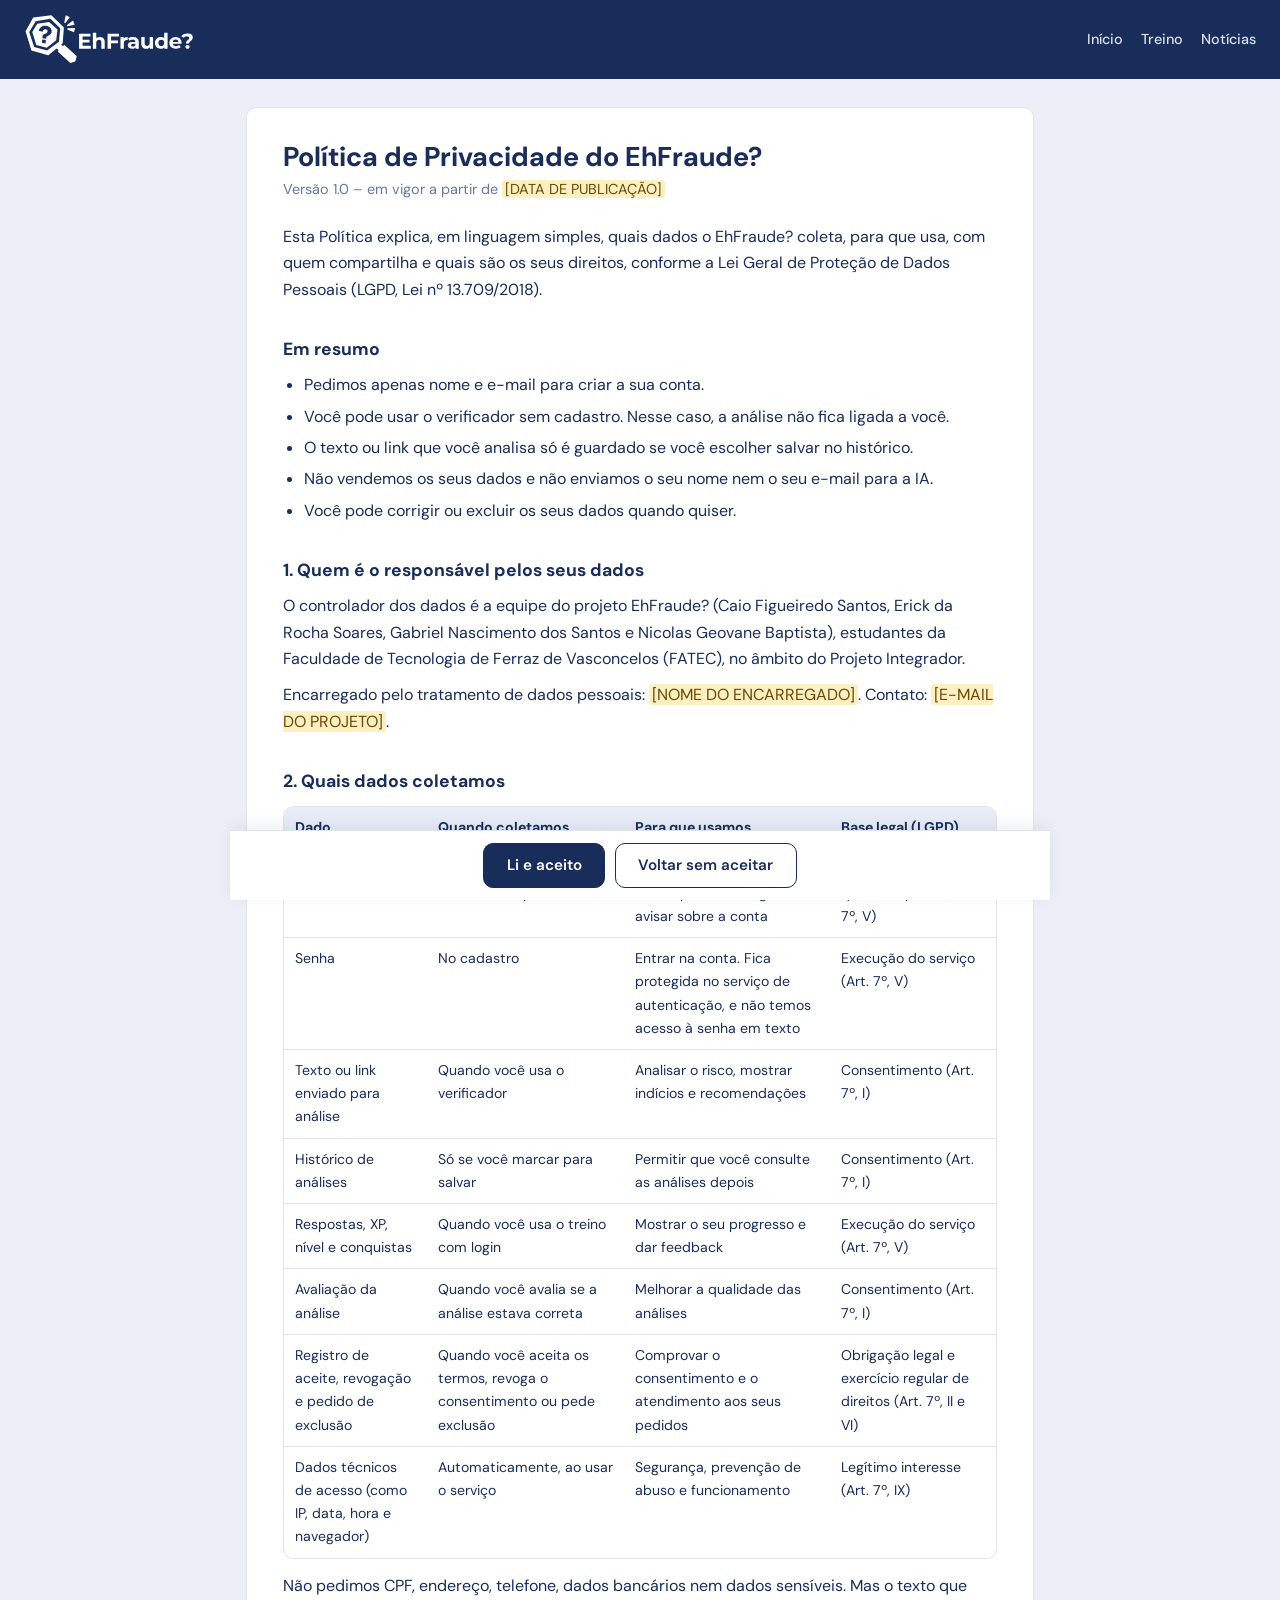
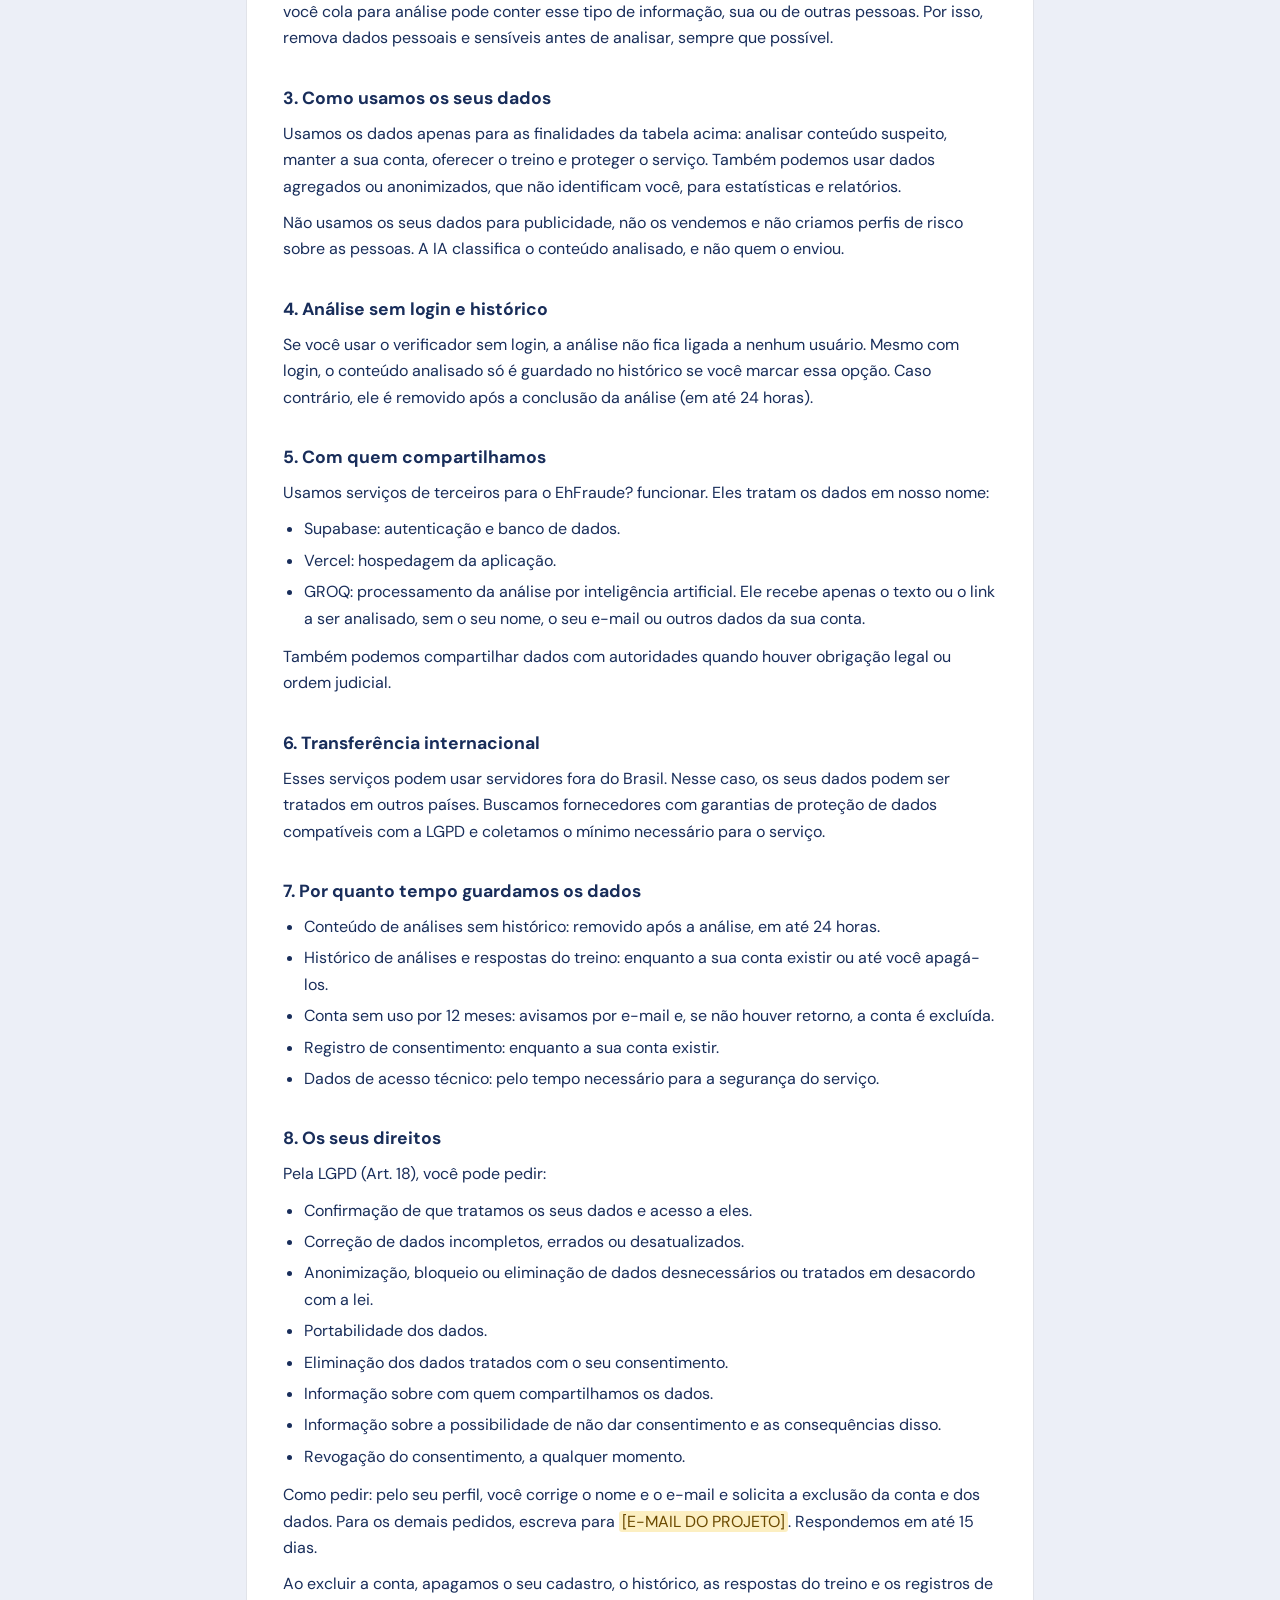
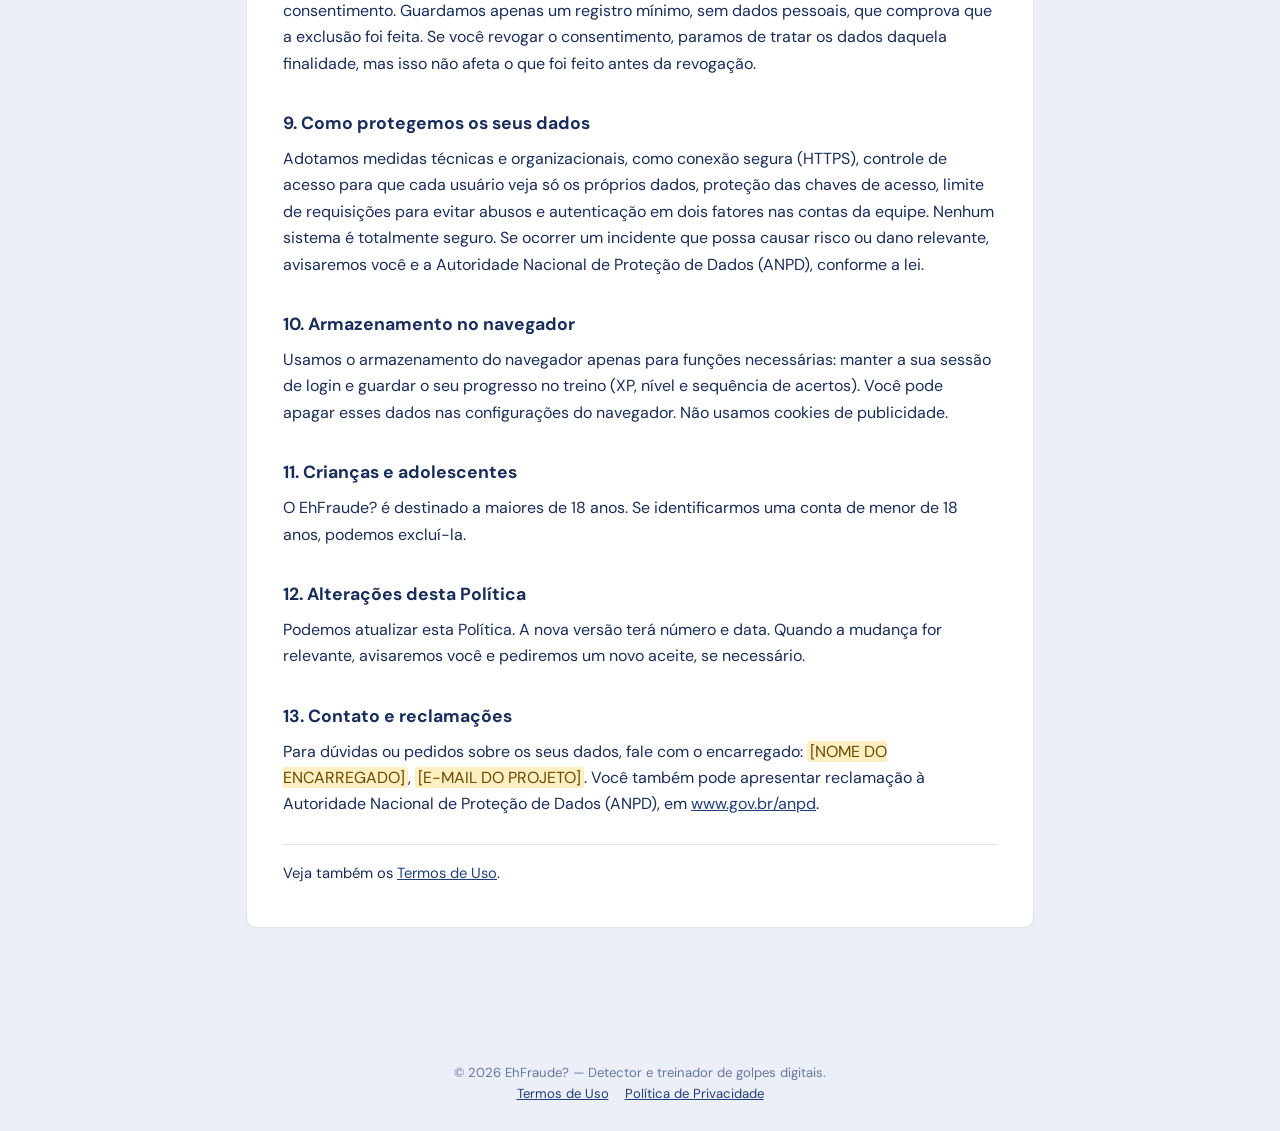
<file: Front-end/privacidade.html>
<!DOCTYPE html>
<html lang="pt-BR">
<head>
<meta charset="UTF-8">
<meta name="viewport" content="width=device-width, initial-scale=1.0">
<title>Política de Privacidade do EhFraude? — EhFraude?</title>
<link rel="preconnect" href="https://fonts.googleapis.com">
<link rel="preconnect" href="https://fonts.gstatic.com" crossorigin>
<link href="https://fonts.googleapis.com/css2?family=DM+Sans:wght@400;500;600;700&display=swap" rel="stylesheet">
<link rel="icon" href="favicon.svg" type="image/svg+xml"><link rel="icon" href="favicon.ico" sizes="any"><link rel="apple-touch-icon" href="apple-touch-icon.png">
<style>
*,*::before,*::after{box-sizing:border-box;margin:0;padding:0}
:root{--primary:#182d5a;--primary-mid:#213e7a;--primary-light:#e7ecf7;--bg:#eceff7;--card:#fff;--border:rgba(24,45,90,.13);--text:#182d5a;--muted:#66789d;--radius:.625rem}
html,body{min-height:100vh;font-family:"DM Sans",sans-serif;background:var(--bg);color:var(--text);-webkit-font-smoothing:antialiased}
body{font-size:16px;line-height:1.65;display:flex;flex-direction:column}
.topo{background:var(--primary);padding:14px 24px;display:flex;align-items:center;justify-content:space-between;gap:16px;flex-wrap:wrap}
.topo img{width:170px;height:auto;display:block}
.topo nav{display:flex;gap:18px;flex-wrap:wrap}
.topo nav a{color:#fff;text-decoration:none;font-size:.9rem;font-weight:500;opacity:.85}
.topo nav a:hover,.topo nav a[aria-current]{opacity:1;text-decoration:underline}
main{flex:1;width:100%;max-width:820px;margin:28px auto;padding:0 16px}
article{background:var(--card);border:1px solid var(--border);border-radius:var(--radius);padding:32px 36px}
h1{font-size:1.7rem;line-height:1.25;margin-bottom:4px}
.versao{color:var(--muted);font-size:.9rem;margin-bottom:22px}
h2{font-size:1.1rem;margin:26px 0 8px;padding-top:6px}
p{margin-bottom:10px}
ul{margin:0 0 12px 1.3rem}li{margin-bottom:5px}
a{color:var(--primary-mid)}
mark{background:#FCEFC2;color:#6B4A00;padding:0 3px;border-radius:3px}
.tbl{overflow-x:auto;margin:10px 0 14px;border:1px solid var(--border);border-radius:var(--radius)}
table{border-collapse:collapse;width:100%;font-size:.88rem}
th,td{text-align:left;vertical-align:top;padding:9px 11px;border-bottom:1px solid var(--border)}
th{background:var(--primary-light)}tr:last-child td{border-bottom:0}
.outro{margin-top:26px;padding-top:16px;border-top:1px solid var(--border);font-size:.92rem}
main{padding-bottom:0}
.acoes{position:sticky;bottom:0;margin:18px -16px 0;background:var(--card);border-top:1px solid var(--border);box-shadow:0 -4px 14px rgba(24,45,90,.08);padding:12px 16px;display:flex;gap:10px;justify-content:center;flex-wrap:wrap}
.acoes button{font:600 .95rem "DM Sans",sans-serif;border-radius:var(--radius);padding:.7rem 1.4rem;cursor:pointer;border:1px solid var(--primary)}
#btn-aceitar{background:var(--primary);color:#fff}#btn-aceitar:hover{background:var(--primary-mid)}
#btn-voltar{background:var(--card);color:var(--primary)}#btn-voltar:hover{background:var(--primary-light)}
.acoes button:focus-visible{outline:2px solid var(--primary-mid);outline-offset:2px}
#aviso-fecha{width:100%;text-align:center;font-size:.88rem;color:var(--muted);margin:0}
footer{text-align:center;color:var(--muted);font-size:.82rem;padding:18px 16px 26px}
footer a{margin:0 8px}
@media(max-width:600px){article{padding:22px 18px}h1{font-size:1.4rem}}
</style>
</head>
<body>
<header class="topo">
<a href="index.html"><img src="Imagens/logo/horizontal-branco.svg" alt="EhFraude?"></a>
<nav aria-label="Principal"><a href="index.html">Início</a><a href="Treino/EhFraude-treino.html">Treino</a><a href="Noticias/EhFraude-noticias.html">Notícias</a></nav>
</header>
<main>
<article>
<h1>Política de Privacidade do EhFraude?</h1>
<p class="versao">Versão 1.0 – em vigor a partir de <mark>[DATA DE PUBLICAÇÃO]</mark></p>
<p>Esta Política explica, em linguagem simples, quais dados o EhFraude? coleta, para que usa, com quem compartilha e quais são os seus direitos, conforme a Lei Geral de Proteção de Dados Pessoais (LGPD, Lei nº 13.709/2018).</p>
<h2>Em resumo</h2>
<ul>
<li>Pedimos apenas nome e e-mail para criar a sua conta.</li>
<li>Você pode usar o verificador sem cadastro. Nesse caso, a análise não fica ligada a você.</li>
<li>O texto ou link que você analisa só é guardado se você escolher salvar no histórico.</li>
<li>Não vendemos os seus dados e não enviamos o seu nome nem o seu e-mail para a IA.</li>
<li>Você pode corrigir ou excluir os seus dados quando quiser.</li>
</ul>
<h2>1. Quem é o responsável pelos seus dados</h2>
<p>O controlador dos dados é a equipe do projeto EhFraude? (Caio Figueiredo Santos, Erick da Rocha Soares, Gabriel Nascimento dos Santos e Nicolas Geovane Baptista), estudantes da Faculdade de Tecnologia de Ferraz de Vasconcelos (FATEC), no âmbito do Projeto Integrador.</p>
<p>Encarregado pelo tratamento de dados pessoais: <mark>[NOME DO ENCARREGADO]</mark>. Contato: <mark>[E-MAIL DO PROJETO]</mark>.</p>
<h2>2. Quais dados coletamos</h2>
<div class="tbl"><table><thead><tr><th>Dado</th><th>Quando coletamos</th><th>Para que usamos</th><th>Base legal (LGPD)</th></tr></thead><tbody><tr><td data-l="Dado">Nome e e-mail</td><td data-l="Quando coletamos">No cadastro e quando você edita o perfil</td><td data-l="Para que usamos">Criar e identificar a sua conta, permitir o login e avisar sobre a conta</td><td data-l="Base legal (LGPD)">Execução do serviço que você pediu (Art. 7º, V)</td></tr><tr><td data-l="Dado">Senha</td><td data-l="Quando coletamos">No cadastro</td><td data-l="Para que usamos">Entrar na conta. Fica protegida no serviço de autenticação, e não temos acesso à senha em texto</td><td data-l="Base legal (LGPD)">Execução do serviço (Art. 7º, V)</td></tr><tr><td data-l="Dado">Texto ou link enviado para análise</td><td data-l="Quando coletamos">Quando você usa o verificador</td><td data-l="Para que usamos">Analisar o risco, mostrar indícios e recomendações</td><td data-l="Base legal (LGPD)">Consentimento (Art. 7º, I)</td></tr><tr><td data-l="Dado">Histórico de análises</td><td data-l="Quando coletamos">Só se você marcar para salvar</td><td data-l="Para que usamos">Permitir que você consulte as análises depois</td><td data-l="Base legal (LGPD)">Consentimento (Art. 7º, I)</td></tr><tr><td data-l="Dado">Respostas, XP, nível e conquistas</td><td data-l="Quando coletamos">Quando você usa o treino com login</td><td data-l="Para que usamos">Mostrar o seu progresso e dar feedback</td><td data-l="Base legal (LGPD)">Execução do serviço (Art. 7º, V)</td></tr><tr><td data-l="Dado">Avaliação da análise</td><td data-l="Quando coletamos">Quando você avalia se a análise estava correta</td><td data-l="Para que usamos">Melhorar a qualidade das análises</td><td data-l="Base legal (LGPD)">Consentimento (Art. 7º, I)</td></tr><tr><td data-l="Dado">Registro de aceite, revogação e pedido de exclusão</td><td data-l="Quando coletamos">Quando você aceita os termos, revoga o consentimento ou pede exclusão</td><td data-l="Para que usamos">Comprovar o consentimento e o atendimento aos seus pedidos</td><td data-l="Base legal (LGPD)">Obrigação legal e exercício regular de direitos (Art. 7º, II e VI)</td></tr><tr><td data-l="Dado">Dados técnicos de acesso (como IP, data, hora e navegador)</td><td data-l="Quando coletamos">Automaticamente, ao usar o serviço</td><td data-l="Para que usamos">Segurança, prevenção de abuso e funcionamento</td><td data-l="Base legal (LGPD)">Legítimo interesse (Art. 7º, IX)</td></tr></tbody></table></div>
<p>Não pedimos CPF, endereço, telefone, dados bancários nem dados sensíveis. Mas o texto que você cola para análise pode conter esse tipo de informação, sua ou de outras pessoas. Por isso, remova dados pessoais e sensíveis antes de analisar, sempre que possível.</p>
<h2>3. Como usamos os seus dados</h2>
<p>Usamos os dados apenas para as finalidades da tabela acima: analisar conteúdo suspeito, manter a sua conta, oferecer o treino e proteger o serviço. Também podemos usar dados agregados ou anonimizados, que não identificam você, para estatísticas e relatórios.</p>
<p>Não usamos os seus dados para publicidade, não os vendemos e não criamos perfis de risco sobre as pessoas. A IA classifica o conteúdo analisado, e não quem o enviou.</p>
<h2>4. Análise sem login e histórico</h2>
<p>Se você usar o verificador sem login, a análise não fica ligada a nenhum usuário. Mesmo com login, o conteúdo analisado só é guardado no histórico se você marcar essa opção. Caso contrário, ele é removido após a conclusão da análise (em até 24 horas).</p>
<h2>5. Com quem compartilhamos</h2>
<p>Usamos serviços de terceiros para o EhFraude? funcionar. Eles tratam os dados em nosso nome:</p>
<ul>
<li>Supabase: autenticação e banco de dados.</li>
<li>Vercel: hospedagem da aplicação.</li>
<li>GROQ: processamento da análise por inteligência artificial. Ele recebe apenas o texto ou o link a ser analisado, sem o seu nome, o seu e-mail ou outros dados da sua conta.</li>
</ul>
<p>Também podemos compartilhar dados com autoridades quando houver obrigação legal ou ordem judicial.</p>
<h2>6. Transferência internacional</h2>
<p>Esses serviços podem usar servidores fora do Brasil. Nesse caso, os seus dados podem ser tratados em outros países. Buscamos fornecedores com garantias de proteção de dados compatíveis com a LGPD e coletamos o mínimo necessário para o serviço.</p>
<h2>7. Por quanto tempo guardamos os dados</h2>
<ul>
<li>Conteúdo de análises sem histórico: removido após a análise, em até 24 horas.</li>
<li>Histórico de análises e respostas do treino: enquanto a sua conta existir ou até você apagá-los.</li>
<li>Conta sem uso por 12 meses: avisamos por e-mail e, se não houver retorno, a conta é excluída.</li>
<li>Registro de consentimento: enquanto a sua conta existir.</li>
<li>Dados de acesso técnico: pelo tempo necessário para a segurança do serviço.</li>
</ul>
<h2>8. Os seus direitos</h2>
<p>Pela LGPD (Art. 18), você pode pedir:</p>
<ul>
<li>Confirmação de que tratamos os seus dados e acesso a eles.</li>
<li>Correção de dados incompletos, errados ou desatualizados.</li>
<li>Anonimização, bloqueio ou eliminação de dados desnecessários ou tratados em desacordo com a lei.</li>
<li>Portabilidade dos dados.</li>
<li>Eliminação dos dados tratados com o seu consentimento.</li>
<li>Informação sobre com quem compartilhamos os dados.</li>
<li>Informação sobre a possibilidade de não dar consentimento e as consequências disso.</li>
<li>Revogação do consentimento, a qualquer momento.</li>
</ul>
<p>Como pedir: pelo seu perfil, você corrige o nome e o e-mail e solicita a exclusão da conta e dos dados. Para os demais pedidos, escreva para <mark>[E-MAIL DO PROJETO]</mark>. Respondemos em até 15 dias.</p>
<p>Ao excluir a conta, apagamos o seu cadastro, o histórico, as respostas do treino e os registros de consentimento. Guardamos apenas um registro mínimo, sem dados pessoais, que comprova que a exclusão foi feita. Se você revogar o consentimento, paramos de tratar os dados daquela finalidade, mas isso não afeta o que foi feito antes da revogação.</p>
<h2>9. Como protegemos os seus dados</h2>
<p>Adotamos medidas técnicas e organizacionais, como conexão segura (HTTPS), controle de acesso para que cada usuário veja só os próprios dados, proteção das chaves de acesso, limite de requisições para evitar abusos e autenticação em dois fatores nas contas da equipe. Nenhum sistema é totalmente seguro. Se ocorrer um incidente que possa causar risco ou dano relevante, avisaremos você e a Autoridade Nacional de Proteção de Dados (ANPD), conforme a lei.</p>
<h2>10. Armazenamento no navegador</h2>
<p>Usamos o armazenamento do navegador apenas para funções necessárias: manter a sua sessão de login e guardar o seu progresso no treino (XP, nível e sequência de acertos). Você pode apagar esses dados nas configurações do navegador. Não usamos cookies de publicidade.</p>
<h2>11. Crianças e adolescentes</h2>
<p>O EhFraude? é destinado a maiores de 18 anos. Se identificarmos uma conta de menor de 18 anos, podemos excluí-la.</p>
<h2>12. Alterações desta Política</h2>
<p>Podemos atualizar esta Política. A nova versão terá número e data. Quando a mudança for relevante, avisaremos você e pediremos um novo aceite, se necessário.</p>
<h2>13. Contato e reclamações</h2>
<p>Para dúvidas ou pedidos sobre os seus dados, fale com o encarregado: <mark>[NOME DO ENCARREGADO]</mark>, <mark>[E-MAIL DO PROJETO]</mark>. Você também pode apresentar reclamação à Autoridade Nacional de Proteção de Dados (ANPD), em <a href="https://www.gov.br/anpd" target="_blank" rel="noopener">www.gov.br/anpd</a>.</p>
<p class="outro">Veja também os <a href="termos.html">Termos de Uso</a>.</p>
</article>
<div class="acoes">
<button type="button" id="btn-aceitar">Li e aceito</button>
<button type="button" id="btn-voltar">Voltar sem aceitar</button>
<p id="aviso-fecha" role="status" hidden></p>
</div>
</main>
<footer>© 2026 EhFraude? — Detector e treinador de golpes digitais.<br><a href="termos.html">Termos de Uso</a><a href="privacidade.html" aria-current="page">Política de Privacidade</a></footer>
<script src="js/api.js"></script>
<script>
(function () {
  var aceitar = document.getElementById('btn-aceitar'), voltar = document.getElementById('btn-voltar'), aviso = document.getElementById('aviso-fecha');
  function destino() {
    try {
      var r = new URL(document.referrer);
      if (r.origin === location.origin && r.pathname.indexOf('termos.html') < 0 && r.pathname.indexOf('privacidade.html') < 0) return r.href;
    } catch (e) {}
    return 'index.html';
  }
  function sair() {
    window.close();
    setTimeout(function () { if (!window.closed) location.href = destino(); }, 250);
  }
  aceitar.addEventListener('click', function () {
    Consent.marcarAceite();
    aceitar.disabled = true; voltar.hidden = true;
    aviso.textContent = 'Aceite marcado. Voltando para o site…'; aviso.hidden = false;
    setTimeout(sair, 400);
  });
  voltar.addEventListener('click', sair);
})();
</script>
</body>
</html>
</file>
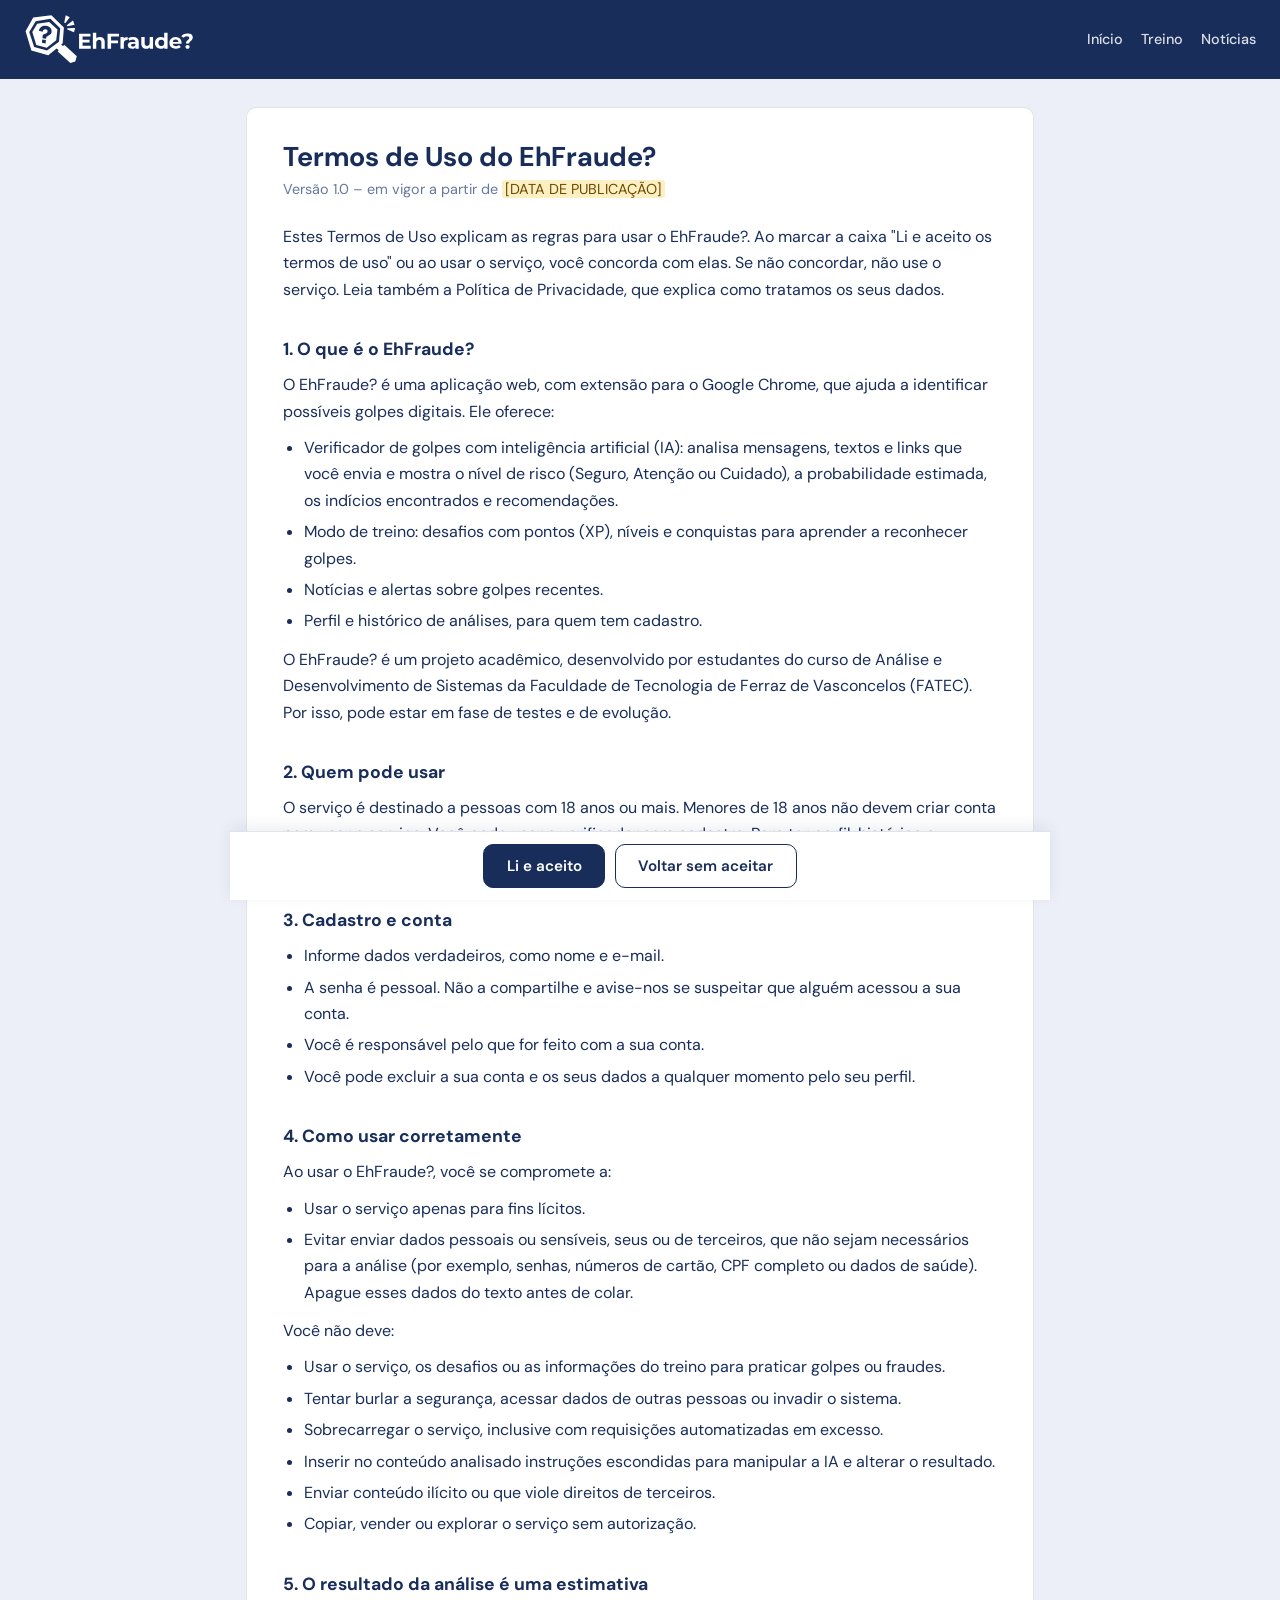
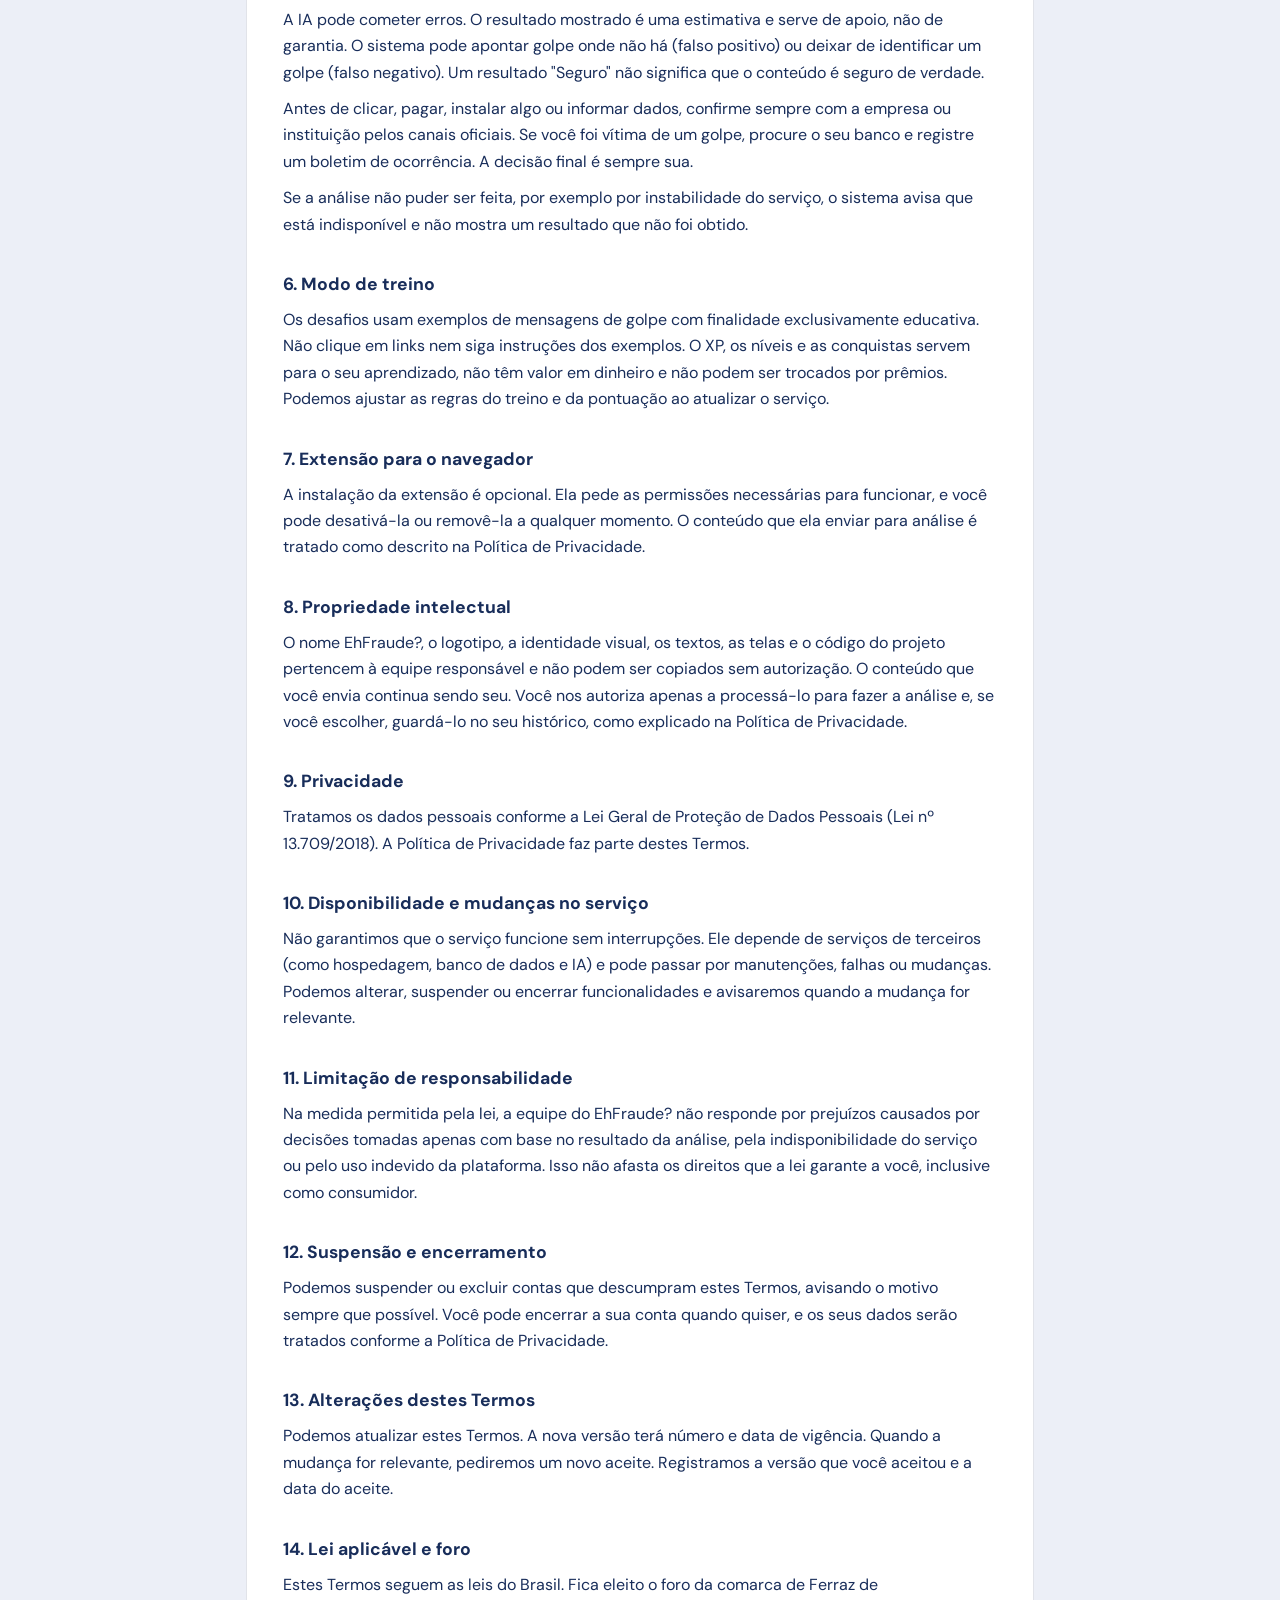
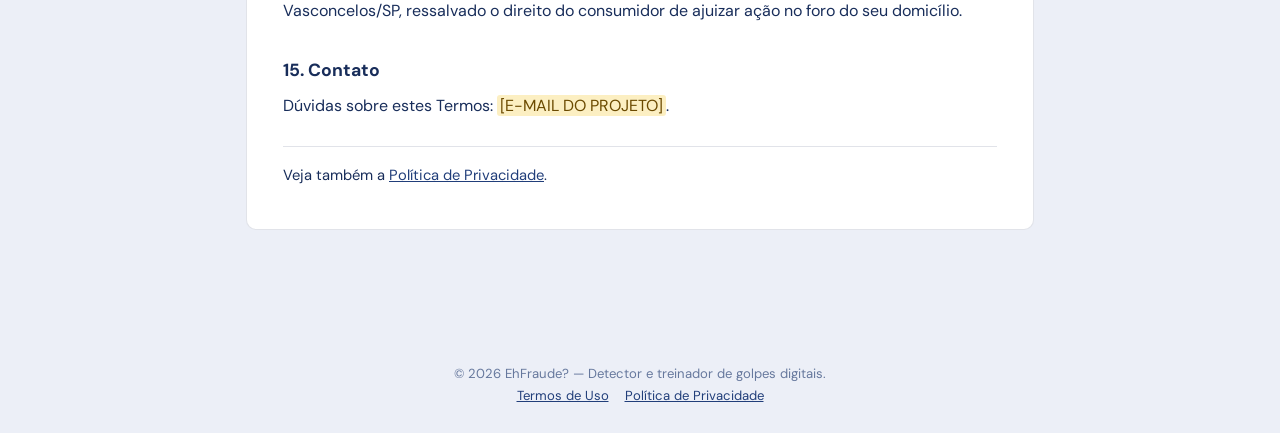
<file: Front-end/termos.html>
<!DOCTYPE html>
<html lang="pt-BR">
<head>
<meta charset="UTF-8">
<meta name="viewport" content="width=device-width, initial-scale=1.0">
<title>Termos de Uso do EhFraude? — EhFraude?</title>
<link rel="preconnect" href="https://fonts.googleapis.com">
<link rel="preconnect" href="https://fonts.gstatic.com" crossorigin>
<link href="https://fonts.googleapis.com/css2?family=DM+Sans:wght@400;500;600;700&display=swap" rel="stylesheet">
<link rel="icon" href="favicon.svg" type="image/svg+xml"><link rel="icon" href="favicon.ico" sizes="any"><link rel="apple-touch-icon" href="apple-touch-icon.png">
<style>
*,*::before,*::after{box-sizing:border-box;margin:0;padding:0}
:root{--primary:#182d5a;--primary-mid:#213e7a;--primary-light:#e7ecf7;--bg:#eceff7;--card:#fff;--border:rgba(24,45,90,.13);--text:#182d5a;--muted:#66789d;--radius:.625rem}
html,body{min-height:100vh;font-family:"DM Sans",sans-serif;background:var(--bg);color:var(--text);-webkit-font-smoothing:antialiased}
body{font-size:16px;line-height:1.65;display:flex;flex-direction:column}
.topo{background:var(--primary);padding:14px 24px;display:flex;align-items:center;justify-content:space-between;gap:16px;flex-wrap:wrap}
.topo img{width:170px;height:auto;display:block}
.topo nav{display:flex;gap:18px;flex-wrap:wrap}
.topo nav a{color:#fff;text-decoration:none;font-size:.9rem;font-weight:500;opacity:.85}
.topo nav a:hover,.topo nav a[aria-current]{opacity:1;text-decoration:underline}
main{flex:1;width:100%;max-width:820px;margin:28px auto;padding:0 16px}
article{background:var(--card);border:1px solid var(--border);border-radius:var(--radius);padding:32px 36px}
h1{font-size:1.7rem;line-height:1.25;margin-bottom:4px}
.versao{color:var(--muted);font-size:.9rem;margin-bottom:22px}
h2{font-size:1.1rem;margin:26px 0 8px;padding-top:6px}
p{margin-bottom:10px}
ul{margin:0 0 12px 1.3rem}li{margin-bottom:5px}
a{color:var(--primary-mid)}
mark{background:#FCEFC2;color:#6B4A00;padding:0 3px;border-radius:3px}
.tbl{overflow-x:auto;margin:10px 0 14px;border:1px solid var(--border);border-radius:var(--radius)}
table{border-collapse:collapse;width:100%;font-size:.88rem}
th,td{text-align:left;vertical-align:top;padding:9px 11px;border-bottom:1px solid var(--border)}
th{background:var(--primary-light)}tr:last-child td{border-bottom:0}
.outro{margin-top:26px;padding-top:16px;border-top:1px solid var(--border);font-size:.92rem}
main{padding-bottom:0}
.acoes{position:sticky;bottom:0;margin:18px -16px 0;background:var(--card);border-top:1px solid var(--border);box-shadow:0 -4px 14px rgba(24,45,90,.08);padding:12px 16px;display:flex;gap:10px;justify-content:center;flex-wrap:wrap}
.acoes button{font:600 .95rem "DM Sans",sans-serif;border-radius:var(--radius);padding:.7rem 1.4rem;cursor:pointer;border:1px solid var(--primary)}
#btn-aceitar{background:var(--primary);color:#fff}#btn-aceitar:hover{background:var(--primary-mid)}
#btn-voltar{background:var(--card);color:var(--primary)}#btn-voltar:hover{background:var(--primary-light)}
.acoes button:focus-visible{outline:2px solid var(--primary-mid);outline-offset:2px}
#aviso-fecha{width:100%;text-align:center;font-size:.88rem;color:var(--muted);margin:0}
footer{text-align:center;color:var(--muted);font-size:.82rem;padding:18px 16px 26px}
footer a{margin:0 8px}
@media(max-width:600px){article{padding:22px 18px}h1{font-size:1.4rem}}
</style>
</head>
<body>
<header class="topo">
<a href="index.html"><img src="Imagens/logo/horizontal-branco.svg" alt="EhFraude?"></a>
<nav aria-label="Principal"><a href="index.html">Início</a><a href="Treino/EhFraude-treino.html">Treino</a><a href="Noticias/EhFraude-noticias.html">Notícias</a></nav>
</header>
<main>
<article>
<h1>Termos de Uso do EhFraude?</h1>
<p class="versao">Versão 1.0 – em vigor a partir de <mark>[DATA DE PUBLICAÇÃO]</mark></p>
<p>Estes Termos de Uso explicam as regras para usar o EhFraude?. Ao marcar a caixa "Li e aceito os termos de uso" ou ao usar o serviço, você concorda com elas. Se não concordar, não use o serviço. Leia também a Política de Privacidade, que explica como tratamos os seus dados.</p>
<h2>1. O que é o EhFraude?</h2>
<p>O EhFraude? é uma aplicação web, com extensão para o Google Chrome, que ajuda a identificar possíveis golpes digitais. Ele oferece:</p>
<ul>
<li>Verificador de golpes com inteligência artificial (IA): analisa mensagens, textos e links que você envia e mostra o nível de risco (Seguro, Atenção ou Cuidado), a probabilidade estimada, os indícios encontrados e recomendações.</li>
<li>Modo de treino: desafios com pontos (XP), níveis e conquistas para aprender a reconhecer golpes.</li>
<li>Notícias e alertas sobre golpes recentes.</li>
<li>Perfil e histórico de análises, para quem tem cadastro.</li>
</ul>
<p>O EhFraude? é um projeto acadêmico, desenvolvido por estudantes do curso de Análise e Desenvolvimento de Sistemas da Faculdade de Tecnologia de Ferraz de Vasconcelos (FATEC). Por isso, pode estar em fase de testes e de evolução.</p>
<h2>2. Quem pode usar</h2>
<p>O serviço é destinado a pessoas com 18 anos ou mais. Menores de 18 anos não devem criar conta nem usar o serviço. Você pode usar o verificador sem cadastro. Para ter perfil, histórico e progresso no treino, é preciso se cadastrar.</p>
<h2>3. Cadastro e conta</h2>
<ul>
<li>Informe dados verdadeiros, como nome e e-mail.</li>
<li>A senha é pessoal. Não a compartilhe e avise-nos se suspeitar que alguém acessou a sua conta.</li>
<li>Você é responsável pelo que for feito com a sua conta.</li>
<li>Você pode excluir a sua conta e os seus dados a qualquer momento pelo seu perfil.</li>
</ul>
<h2>4. Como usar corretamente</h2>
<p>Ao usar o EhFraude?, você se compromete a:</p>
<ul>
<li>Usar o serviço apenas para fins lícitos.</li>
<li>Evitar enviar dados pessoais ou sensíveis, seus ou de terceiros, que não sejam necessários para a análise (por exemplo, senhas, números de cartão, CPF completo ou dados de saúde). Apague esses dados do texto antes de colar.</li>
</ul>
<p>Você não deve:</p>
<ul>
<li>Usar o serviço, os desafios ou as informações do treino para praticar golpes ou fraudes.</li>
<li>Tentar burlar a segurança, acessar dados de outras pessoas ou invadir o sistema.</li>
<li>Sobrecarregar o serviço, inclusive com requisições automatizadas em excesso.</li>
<li>Inserir no conteúdo analisado instruções escondidas para manipular a IA e alterar o resultado.</li>
<li>Enviar conteúdo ilícito ou que viole direitos de terceiros.</li>
<li>Copiar, vender ou explorar o serviço sem autorização.</li>
</ul>
<h2>5. O resultado da análise é uma estimativa</h2>
<p>A IA pode cometer erros. O resultado mostrado é uma estimativa e serve de apoio, não de garantia. O sistema pode apontar golpe onde não há (falso positivo) ou deixar de identificar um golpe (falso negativo). Um resultado "Seguro" não significa que o conteúdo é seguro de verdade.</p>
<p>Antes de clicar, pagar, instalar algo ou informar dados, confirme sempre com a empresa ou instituição pelos canais oficiais. Se você foi vítima de um golpe, procure o seu banco e registre um boletim de ocorrência. A decisão final é sempre sua.</p>
<p>Se a análise não puder ser feita, por exemplo por instabilidade do serviço, o sistema avisa que está indisponível e não mostra um resultado que não foi obtido.</p>
<h2>6. Modo de treino</h2>
<p>Os desafios usam exemplos de mensagens de golpe com finalidade exclusivamente educativa. Não clique em links nem siga instruções dos exemplos. O XP, os níveis e as conquistas servem para o seu aprendizado, não têm valor em dinheiro e não podem ser trocados por prêmios. Podemos ajustar as regras do treino e da pontuação ao atualizar o serviço.</p>
<h2>7. Extensão para o navegador</h2>
<p>A instalação da extensão é opcional. Ela pede as permissões necessárias para funcionar, e você pode desativá-la ou removê-la a qualquer momento. O conteúdo que ela enviar para análise é tratado como descrito na Política de Privacidade.</p>
<h2>8. Propriedade intelectual</h2>
<p>O nome EhFraude?, o logotipo, a identidade visual, os textos, as telas e o código do projeto pertencem à equipe responsável e não podem ser copiados sem autorização. O conteúdo que você envia continua sendo seu. Você nos autoriza apenas a processá-lo para fazer a análise e, se você escolher, guardá-lo no seu histórico, como explicado na Política de Privacidade.</p>
<h2>9. Privacidade</h2>
<p>Tratamos os dados pessoais conforme a Lei Geral de Proteção de Dados Pessoais (Lei nº 13.709/2018). A Política de Privacidade faz parte destes Termos.</p>
<h2>10. Disponibilidade e mudanças no serviço</h2>
<p>Não garantimos que o serviço funcione sem interrupções. Ele depende de serviços de terceiros (como hospedagem, banco de dados e IA) e pode passar por manutenções, falhas ou mudanças. Podemos alterar, suspender ou encerrar funcionalidades e avisaremos quando a mudança for relevante.</p>
<h2>11. Limitação de responsabilidade</h2>
<p>Na medida permitida pela lei, a equipe do EhFraude? não responde por prejuízos causados por decisões tomadas apenas com base no resultado da análise, pela indisponibilidade do serviço ou pelo uso indevido da plataforma. Isso não afasta os direitos que a lei garante a você, inclusive como consumidor.</p>
<h2>12. Suspensão e encerramento</h2>
<p>Podemos suspender ou excluir contas que descumpram estes Termos, avisando o motivo sempre que possível. Você pode encerrar a sua conta quando quiser, e os seus dados serão tratados conforme a Política de Privacidade.</p>
<h2>13. Alterações destes Termos</h2>
<p>Podemos atualizar estes Termos. A nova versão terá número e data de vigência. Quando a mudança for relevante, pediremos um novo aceite. Registramos a versão que você aceitou e a data do aceite.</p>
<h2>14. Lei aplicável e foro</h2>
<p>Estes Termos seguem as leis do Brasil. Fica eleito o foro da comarca de Ferraz de Vasconcelos/SP, ressalvado o direito do consumidor de ajuizar ação no foro do seu domicílio.</p>
<h2>15. Contato</h2>
<p>Dúvidas sobre estes Termos: <mark>[E-MAIL DO PROJETO]</mark>.</p>
<p class="outro">Veja também a <a href="privacidade.html">Política de Privacidade</a>.</p>
</article>
<div class="acoes">
<button type="button" id="btn-aceitar">Li e aceito</button>
<button type="button" id="btn-voltar">Voltar sem aceitar</button>
<p id="aviso-fecha" role="status" hidden></p>
</div>
</main>
<footer>© 2026 EhFraude? — Detector e treinador de golpes digitais.<br><a href="termos.html" aria-current="page">Termos de Uso</a><a href="privacidade.html">Política de Privacidade</a></footer>
<script src="js/api.js"></script>
<script>
(function () {
  var aceitar = document.getElementById('btn-aceitar'), voltar = document.getElementById('btn-voltar'), aviso = document.getElementById('aviso-fecha');
  function destino() {
    try {
      var r = new URL(document.referrer);
      if (r.origin === location.origin && r.pathname.indexOf('termos.html') < 0 && r.pathname.indexOf('privacidade.html') < 0) return r.href;
    } catch (e) {}
    return 'index.html';
  }
  function sair() {
    window.close();
    setTimeout(function () { if (!window.closed) location.href = destino(); }, 250);
  }
  aceitar.addEventListener('click', function () {
    Consent.marcarAceite();
    aceitar.disabled = true; voltar.hidden = true;
    aviso.textContent = 'Aceite marcado. Voltando para o site…'; aviso.hidden = false;
    setTimeout(sair, 400);
  });
  voltar.addEventListener('click', sair);
})();
</script>
</body>
</html>
</file>
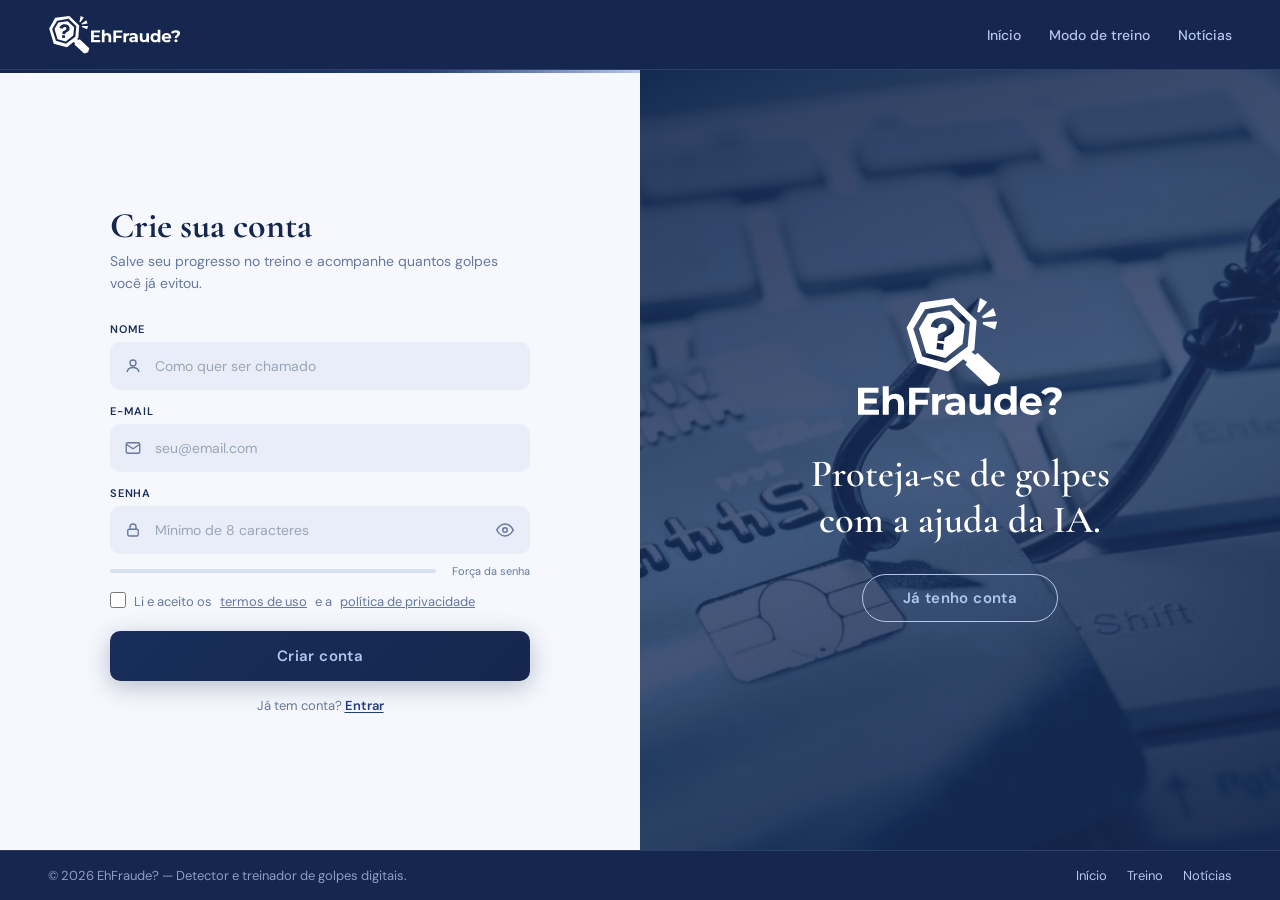
<file: Front-end/login/cadastro.html>
<!DOCTYPE html>
<html lang="pt-BR">
<head>
  <meta charset="UTF-8">
  <meta name="viewport" content="width=device-width, initial-scale=1.0">
  <title>Criar conta — EhFraude?</title>
  <link rel="preconnect" href="https://fonts.googleapis.com">
  <link rel="preconnect" href="https://fonts.gstatic.com" crossorigin>
  <link href="https://fonts.googleapis.com/css2?family=Cormorant+Garamond:wght@600;700&family=DM+Sans:wght@400;500;600;700&display=swap" rel="stylesheet">
  <link rel="stylesheet" href="login.css">
<link rel="icon" href="../favicon.svg" type="image/svg+xml"><link rel="icon" href="../favicon.ico" sizes="any"><link rel="apple-touch-icon" href="../apple-touch-icon.png"></head>
<body>
  <div class="mobile-loading" id="mobileLoading" aria-hidden="true">
    <div class="ml-content">
      <img src="../Imagens/logo/vertical-branco.svg" alt="">
      <div class="ml-spinner"><span></span><span></span><span></span></div>
    </div>
  </div>

  <header class="topo">
    <a class="topo-logo" href="../index.html"><img src="../Imagens/logo/horizontal-branco.svg" alt="EhFraude?"></a>
    <button class="hamburger" id="hamburger" type="button" aria-label="Abrir menu"><span></span><span></span><span></span></button>
    <ul class="topo-links" id="nav-links">
      <li><a href="../index.html">Início</a></li>
      <li><a href="../Treino/EhFraude-treino.html">Modo de treino</a></li>
      <li><a href="../Noticias/EhFraude-noticias.html">Notícias</a></li>
    </ul>
  </header>

  <main class="auth-wrapper invertido">
    <div class="panel visual-panel">
      <div class="vp-overlay"></div>
      <div class="vp-content">
        <div class="brand"><img src="../Imagens/logo/vertical-branco.svg" alt="EhFraude?"></div>
        <p class="vp-tagline">Proteja-se de golpes com a ajuda da IA.</p>
        <p class="vp-sub">Cadastro rápido: só nome, e-mail e senha.</p>
        <a href="login.html" class="btn-vp" data-nav>Já tenho conta</a>
      </div>
    </div>

    <div class="panel form-panel">
      <div class="accent-line"></div>
      <div class="form-view">
        <div class="form-inner">
          <h1 class="form-title">Crie sua conta</h1>
          <p class="form-sub">Salve seu progresso no treino e acompanhe quantos golpes você já evitou.</p>

          <form id="form-cadastro" novalidate>
            <div class="field">
              <label for="nome">Nome</label>
              <div class="input-wrap has-ico"><input id="nome" type="text" placeholder="Como quer ser chamado" autocomplete="name"><svg class="ico" viewBox="0 0 24 24" fill="none" stroke="currentColor" stroke-width="1.8" aria-hidden="true"><circle cx="12" cy="8" r="4"/><path d="M4 20c1-4 4-6 8-6s7 2 8 6"/></svg></div>
            </div>
            <div class="field">
              <label for="email">E-mail</label>
              <div class="input-wrap has-ico"><input id="email" type="email" placeholder="seu@email.com" autocomplete="email"><svg class="ico" viewBox="0 0 24 24" fill="none" stroke="currentColor" stroke-width="1.8" aria-hidden="true"><rect x="3" y="5" width="18" height="14" rx="2"/><path d="m3 7 9 6 9-6"/></svg></div>
            </div>
            <div class="field">
              <label for="senha">Senha</label>
              <div class="input-wrap has-ico">
                <input id="senha" type="password" placeholder="Mínimo de 8 caracteres" autocomplete="new-password"><svg class="ico" viewBox="0 0 24 24" fill="none" stroke="currentColor" stroke-width="1.8" aria-hidden="true"><rect x="5" y="11" width="14" height="9" rx="2"/><path d="M8 11V8a4 4 0 0 1 8 0v3"/></svg>
                <button class="toggle-pass" type="button" data-alvo="senha" aria-pressed="false" aria-label="Mostrar senha"><svg viewBox="0 0 24 24" fill="none" stroke="currentColor" stroke-width="2" aria-hidden="true"><path d="M1 12s4-8 11-8 11 8 11 8-4 8-11 8-11-8-11-8z"/><circle cx="12" cy="12" r="3"/></svg></button>
              </div>
            </div>
            <div class="strength"><div class="strength-bar"><div class="strength-fill" id="strengthFill"></div></div><span id="strengthLabel">Força da senha</span></div>
            <label class="check terms"><input type="checkbox" id="termos"> Li e aceito os <a href="../termos.html" target="_blank" rel="noopener" style="color:inherit;text-decoration:underline">termos de uso</a> e a <a href="../privacidade.html" target="_blank" rel="noopener" style="color:inherit;text-decoration:underline">política de privacidade</a></label>
            <button class="btn-primary" id="btn-criar" type="submit">Criar conta</button>
            <p class="error-msg" id="erro" role="alert" hidden></p>
          </form>

          <div class="mobile-alt"><div class="divider"><span>ou</span></div><a class="btn-ghost" href="login.html" data-nav>Já tenho conta</a></div>
          <p class="switch-hint desk">Já tem conta? <a href="login.html" data-nav>Entrar</a></p>
        </div>
      </div>
    </div>
  </main>

  <footer class="rodape">
    <span>© 2026 EhFraude? — Detector e treinador de golpes digitais.</span>
    <nav aria-label="Rodapé"><a href="../index.html">Início</a><a href="../Treino/EhFraude-treino.html">Treino</a><a href="../Noticias/EhFraude-noticias.html">Notícias</a></nav>
  </footer>

  <script src="../js/api.js"></script>
  <script src="login.js"></script>
</body>
</html>
</file>
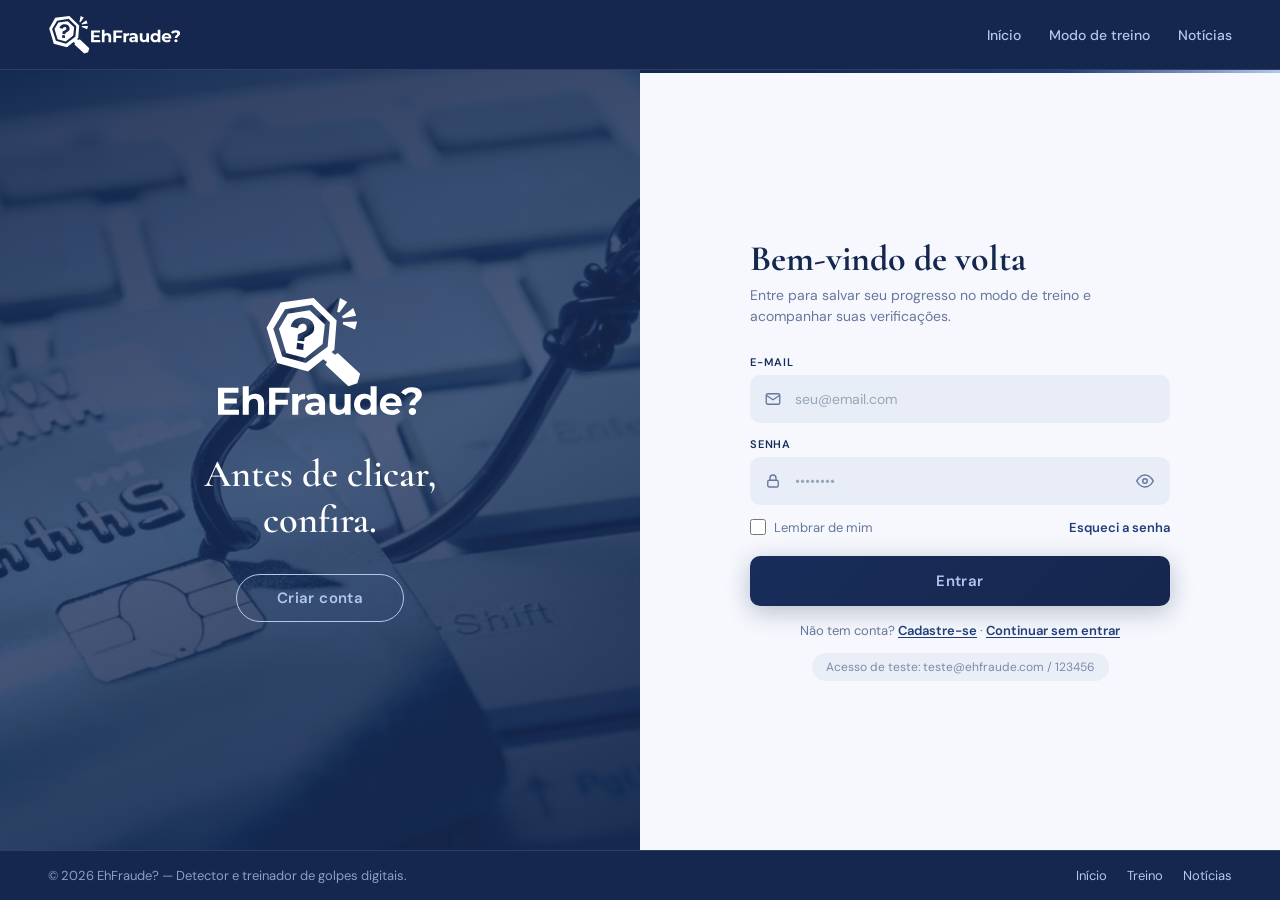
<file: Front-end/login/login.html>
<!DOCTYPE html>
<html lang="pt-BR">
<head>
  <meta charset="UTF-8">
  <meta name="viewport" content="width=device-width, initial-scale=1.0">
  <title>Entrar — EhFraude?</title>
  <link rel="preconnect" href="https://fonts.googleapis.com">
  <link rel="preconnect" href="https://fonts.gstatic.com" crossorigin>
  <link href="https://fonts.googleapis.com/css2?family=Cormorant+Garamond:wght@600;700&family=DM+Sans:wght@400;500;600;700&display=swap" rel="stylesheet">
  <link rel="stylesheet" href="login.css">
<link rel="icon" href="../favicon.svg" type="image/svg+xml"><link rel="icon" href="../favicon.ico" sizes="any"><link rel="apple-touch-icon" href="../apple-touch-icon.png"></head>
<body>
  <div class="mobile-loading" id="mobileLoading" aria-hidden="true">
    <div class="ml-content">
      <img src="../Imagens/logo/vertical-branco.svg" alt="">
      <div class="ml-spinner"><span></span><span></span><span></span></div>
    </div>
  </div>

  <header class="topo">
    <a class="topo-logo" href="../index.html"><img src="../Imagens/logo/horizontal-branco.svg" alt="EhFraude?"></a>
    <button class="hamburger" id="hamburger" type="button" aria-label="Abrir menu"><span></span><span></span><span></span></button>
    <ul class="topo-links" id="nav-links">
      <li><a href="../index.html">Início</a></li>
      <li><a href="../Treino/EhFraude-treino.html">Modo de treino</a></li>
      <li><a href="../Noticias/EhFraude-noticias.html">Notícias</a></li>
    </ul>
  </header>

  <main class="auth-wrapper">
    <div class="panel visual-panel">
      <div class="vp-overlay"></div>
      <div class="vp-content">
        <div class="brand"><img src="../Imagens/logo/vertical-branco.svg" alt="EhFraude?"></div>
        <p class="vp-tagline">Antes de clicar,<br>confira.</p>
        <p class="vp-sub">Verifique links e mensagens suspeitas com inteligência artificial.</p>
        <a href="cadastro.html" class="btn-vp" data-nav>Criar conta</a>
      </div>
    </div>

    <div class="panel form-panel">
      <div class="accent-line"></div>
      <div class="form-view">
        <div class="form-inner">
          <h1 class="form-title">Bem-vindo de volta</h1>
          <p class="form-sub">Entre para salvar seu progresso no modo de treino e acompanhar suas verificações.</p>

          <form id="form-login" novalidate>
            <div class="field">
              <label for="email">E-mail</label>
              <div class="input-wrap has-ico"><input id="email" type="email" placeholder="seu@email.com" autocomplete="email"><svg class="ico" viewBox="0 0 24 24" fill="none" stroke="currentColor" stroke-width="1.8" aria-hidden="true"><rect x="3" y="5" width="18" height="14" rx="2"/><path d="m3 7 9 6 9-6"/></svg></div>
            </div>
            <div class="field">
              <label for="senha">Senha</label>
              <div class="input-wrap has-ico">
                <input id="senha" type="password" placeholder="••••••••" autocomplete="current-password"><svg class="ico" viewBox="0 0 24 24" fill="none" stroke="currentColor" stroke-width="1.8" aria-hidden="true"><rect x="5" y="11" width="14" height="9" rx="2"/><path d="M8 11V8a4 4 0 0 1 8 0v3"/></svg>
                <button class="toggle-pass" type="button" data-alvo="senha" aria-pressed="false" aria-label="Mostrar senha"><svg viewBox="0 0 24 24" fill="none" stroke="currentColor" stroke-width="2" aria-hidden="true"><path d="M1 12s4-8 11-8 11 8 11 8-4 8-11 8-11-8-11-8z"/><circle cx="12" cy="12" r="3"/></svg></button>
              </div>
            </div>
            <div class="row-between">
              <label class="check"><input type="checkbox" id="lembrar"> Lembrar de mim</label>
              <a href="#" class="link" id="esqueci">Esqueci a senha</a>
            </div>
            <button class="btn-primary" id="btn-entrar" type="submit">Entrar</button>
            <p class="error-msg" id="erro" role="alert" hidden></p>
          </form>

          <div class="mobile-alt"><div class="divider"><span>ou</span></div><a class="btn-ghost" href="cadastro.html" data-nav>Criar conta</a></div>
          <p class="switch-hint"><span class="desk">Não tem conta? <a href="cadastro.html" data-nav>Cadastre-se</a> · </span><a href="../index.html">Continuar sem entrar</a></p>
          <p class="dica-teste">Acesso de teste: teste@ehfraude.com / 123456</p>
        </div>
      </div>
    </div>
  </main>

  <footer class="rodape">
    <span>© 2026 EhFraude? — Detector e treinador de golpes digitais.</span>
    <nav aria-label="Rodapé"><a href="../index.html">Início</a><a href="../Treino/EhFraude-treino.html">Treino</a><a href="../Noticias/EhFraude-noticias.html">Notícias</a></nav>
  </footer>

  <script src="../js/api.js"></script>
  <script src="login.js"></script>
</body>
</html>
</file>
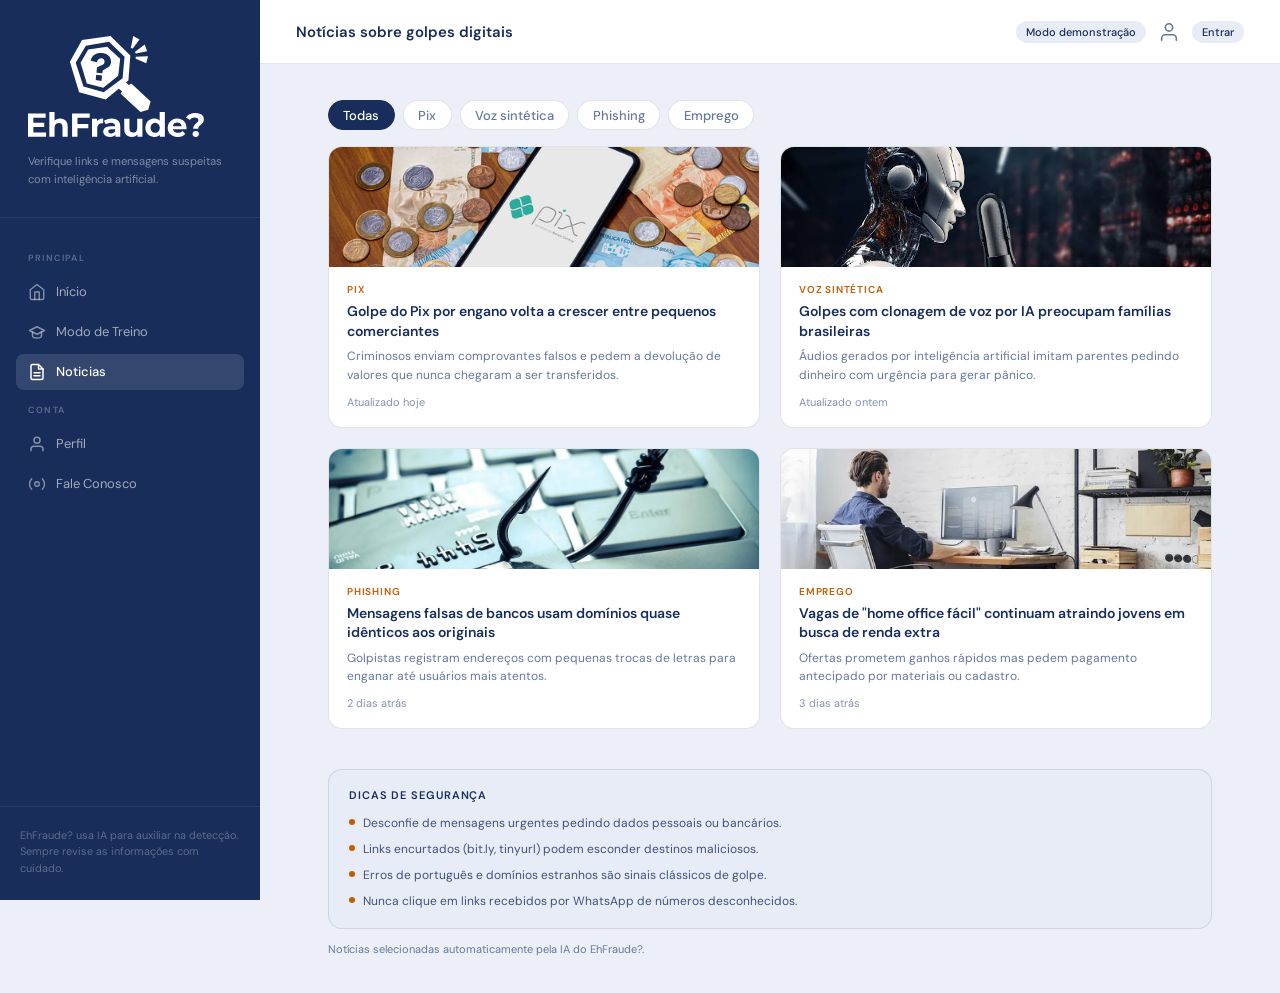
<file: Front-end/Noticias/EhFraude-noticias.html>
<!DOCTYPE html>
<html lang="pt-BR">

<head>
  <meta charset="UTF-8" />
  <meta name="viewport" content="width=device-width, initial-scale=1.0" />
  <title>EhFraude? — Notícias</title>
  <link href="https://fonts.googleapis.com/css2?family=IM+Fell+English:ital@0;1&family=DM+Sans:opsz,wght@9..40,400;9..40,500;9..40,600&display=swap" rel="stylesheet" />
  <link rel="stylesheet" href="EhFraude-noticias.css">
  <link rel="stylesheet" href="../css/funcional.css">
  <link rel="icon" href="../favicon.svg" type="image/svg+xml">
  <link rel="icon" href="../favicon.ico" sizes="any">
  <link rel="apple-touch-icon" href="../apple-touch-icon.png">
</head>

<body data-page="noticias">

  <!-- Mobile-only header -->
  <div class="mobile-header" style="display:none;">
    <div class="logo">
      <img src="../Imagens/logo/horizontal-branco.svg" alt="EhFraude?">
    </div>
  </div>

  <div class="app-shell">

    <!-- ── SIDEBAR ── -->
    <aside class="sidebar">
      <div class="sidebar-brand">
        <div class="logo"><img src="../Imagens/logo/vertical-branco.svg" alt="EhFraude?"></div>
        <p class="sidebar-tagline">Verifique links e mensagens suspeitas com inteligência artificial.</p>
      </div>

      <nav class="sidebar-nav">
        <p class="nav-label">Principal</p>
        <a class="nav-item" href="../index.html">
          <svg width="18" height="18" viewBox="0 0 24 24" fill="none" stroke="currentColor" stroke-width="1.8" stroke-linecap="round" stroke-linejoin="round">
            <path d="M3 9l9-7 9 7v11a2 2 0 0 1-2 2H5a2 2 0 0 1-2-2z" />
            <polyline points="9 22 9 12 15 12 15 22" />
          </svg>
          Início
        </a>
        <a class="nav-item" href="../Treino/EhFraude-treino.html">
          <svg width="18" height="18" viewBox="0 0 24 24" fill="none" stroke="currentColor" stroke-width="2" stroke-linecap="round" stroke-linejoin="round"><path d="M22 10 12 5 2 10l10 5 10-5Z"/><path d="M6 12v5c0 1.66 2.69 3 6 3s6-1.34 6-3v-5"/></svg>
          Modo de Treino
        </a>
        <a class="nav-item active" href="#">
          <svg width="18" height="18" viewBox="0 0 24 24" fill="none" stroke="currentColor" stroke-width="2" stroke-linecap="round" stroke-linejoin="round"><path d="M14 2H6a2 2 0 0 0-2 2v16a2 2 0 0 0 2 2h12a2 2 0 0 0 2-2V8z"/><polyline points="14 2 14 8 20 8"/><line x1="16" y1="13" x2="8" y2="13"/><line x1="16" y1="17" x2="8" y2="17"/></svg>
          Noticias
        </a>
        <p class="nav-label">Conta</p>
        <a class="nav-item" href="../Perfil/EhFraude-perfil.html">
          <svg width="18" height="18" viewBox="0 0 24 24" fill="none" stroke="currentColor" stroke-width="2" stroke-linecap="round" stroke-linejoin="round"><path d="M20 21v-2a4 4 0 0 0-4-4H8a4 4 0 0 0-4 4v2"/><circle cx="12" cy="7" r="4"/></svg>
          Perfil
        </a>
        <a class="nav-item" href="https://eh-fraudelandingpage.vercel.app">
          <svg width="18" height="18" viewBox="0 0 24 24" fill="none" stroke="currentColor" stroke-width="1.8" stroke-linecap="round" stroke-linejoin="round">
            <circle cx="12" cy="12" r="3" />
            <path d="M19.07 4.93a10 10 0 0 1 0 14.14M4.93 4.93a10 10 0 0 0 0 14.14" />
          </svg>
          Fale Conosco
        </a>
      </nav>

      <div class="sidebar-footer">
        <p>EhFraude? usa IA para auxiliar na detecção. Sempre revise as informações com cuidado.</p>
      </div>
    </aside>

    <!-- ── TOPBAR ── -->
    <header class="topbar">
      <span class="topbar-title">Notícias sobre golpes digitais</span>
      <div class="topbar-right">
        <span class="topbar-badge">IA Ativa</span>
        <svg width="22" height="22" viewBox="0 0 24 24" fill="none" stroke="#66789d" stroke-width="1.8" stroke-linecap="round" stroke-linejoin="round">
          <path d="M20 21v-2a4 4 0 0 0-4-4H8a4 4 0 0 0-4 4v2" />
          <circle cx="12" cy="7" r="4" />
        </svg>
      </div>
    </header>

    <!-- ── MAIN ── -->
    <main class="main">
      <div class="two-col">

        <!-- Grid de notícias -->
        <div class="news-col">
          <div class="news-filters" id="news-filters"></div>
          <div class="news-grid" id="news-grid"></div>
        </div><!-- /news-col -->

        <!-- Coluna lateral: dicas -->
        <div class="news-aside">
          <div class="tips-card">
            <p class="tips-title">Dicas de segurança</p>
            <div class="tip-item">
              <div class="tip-dot"></div>
              <p>Desconfie de mensagens urgentes pedindo dados pessoais ou bancários.</p>
            </div>
            <div class="tip-item">
              <div class="tip-dot"></div>
              <p>Links encurtados (bit.ly, tinyurl) podem esconder destinos maliciosos.</p>
            </div>
            <div class="tip-item">
              <div class="tip-dot"></div>
              <p>Erros de português e domínios estranhos são sinais clássicos de golpe.</p>
            </div>
            <div class="tip-item">
              <div class="tip-dot"></div>
              <p>Nunca clique em links recebidos por WhatsApp de números desconhecidos.</p>
            </div>
          </div>
          <p class="news-note">Notícias selecionadas automaticamente pela IA do EhFraude?.</p>
        </div>

      </div>
    </main>

  </div>

  <!-- Mobile-only footer and navbar -->
  <p class="mobile-footer" style="display:none;">A IA pode cometer erros</p>
  <nav class="mobile-navbar" style="display:none;">
    <a class="mobile-nav-item" href="../index.html">
      <svg width="22" height="22" viewBox="0 0 24 24" fill="none" stroke="#66789d" stroke-width="1.8" stroke-linecap="round" stroke-linejoin="round">
        <path d="M3 9l9-7 9 7v11a2 2 0 0 1-2 2H5a2 2 0 0 1-2-2z" />
        <polyline points="9 22 9 12 15 12 15 22" />
      </svg>
      <span>Início</span>
    </a>
    <a class="mobile-nav-item" href="../Treino/EhFraude-treino.html">
      <svg width="22" height="22" viewBox="0 0 24 24" fill="none" stroke="#66789d" stroke-width="1.8" stroke-linecap="round" stroke-linejoin="round">
        <path d="M22 10v6M2 10l10-5 10 5-10 5z" />
        <path d="M6 12v5c3 3 9 3 12 0v-5" />
      </svg>
      <span>Treino</span>
    </a>
    <a class="mobile-nav-item active" href="#">
      <svg width="22" height="22" viewBox="0 0 24 24" fill="none" stroke="#182d5a" stroke-width="1.8" stroke-linecap="round" stroke-linejoin="round">
        <path d="M14 2H6a2 2 0 0 0-2 2v16a2 2 0 0 0 2 2h12a2 2 0 0 0 2-2V8z" />
        <polyline points="14 2 14 8 20 8" />
      </svg>
      <span>Notícias</span>
    </a>
    <a class="mobile-nav-item" href="../Perfil/EhFraude-perfil.html">
      <svg width="22" height="22" viewBox="0 0 24 24" fill="none" stroke="#66789d" stroke-width="1.8" stroke-linecap="round" stroke-linejoin="round">
        <path d="M20 21v-2a4 4 0 0 0-4-4H8a4 4 0 0 0-4 4v2" />
        <circle cx="12" cy="7" r="4" />
      </svg>
      <span>Perfil</span>
    </a>
  </nav>

  <script src="../js/api.js"></script>
  <script src="../js/app.js"></script>
</body>

</html>
</file>
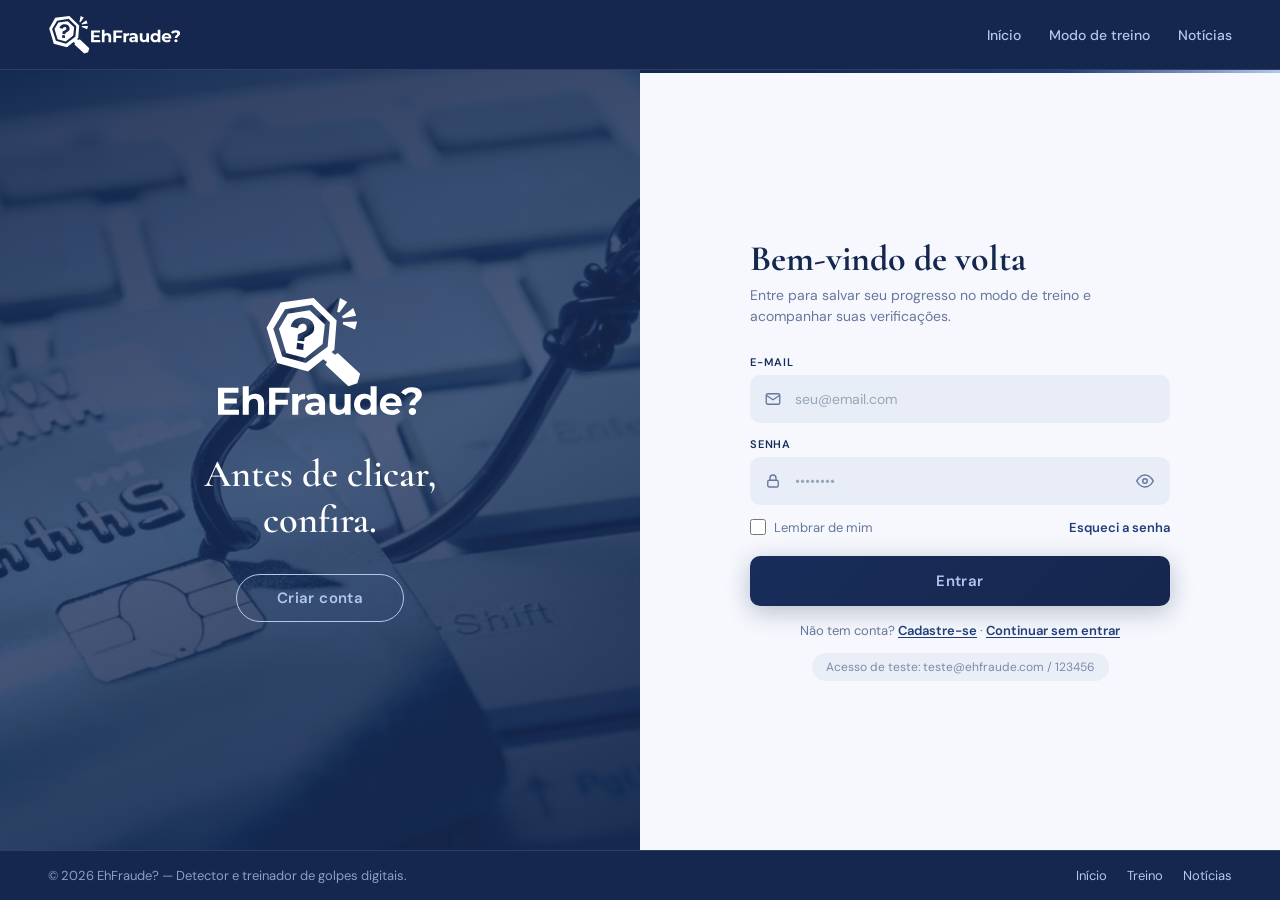
<file: Front-end/Perfil/EhFraude-perfil.html>
<!DOCTYPE html>
<html lang="pt-BR">

<head>
  <meta charset="UTF-8" />
  <meta name="viewport" content="width=device-width, initial-scale=1.0" />
  <title>EhFraude? — Perfil</title>
  <link href="https://fonts.googleapis.com/css2?family=IM+Fell+English:ital@0;1&family=DM+Sans:opsz,wght@9..40,400;9..40,500;9..40,600&display=swap" rel="stylesheet" />
  <link rel="stylesheet" href="EhFraude-perfil.css">
<link rel="stylesheet" href="../css/funcional.css"><link rel="icon" href="../favicon.svg" type="image/svg+xml"><link rel="icon" href="../favicon.ico" sizes="any"><link rel="apple-touch-icon" href="../apple-touch-icon.png"></head>

<body data-page="perfil">

  <!-- Mobile-only header -->
  <div class="mobile-header" style="display:none;">
    <div class="logo">
      <img src="../Imagens/logo/horizontal-branco.svg" alt="EhFraude?">
    </div>
  </div>

  <div class="app-shell">

    <!-- ── SIDEBAR ── -->
    <aside class="sidebar">
      <div class="sidebar-brand">
        <div class="logo"><img src="../Imagens/logo/vertical-branco.svg" alt="EhFraude?"></div>
        <p class="sidebar-tagline">Verifique links e mensagens suspeitas com inteligência artificial.</p>
      </div>

      <nav class="sidebar-nav">
        <p class="nav-label">Principal</p>
        <a class="nav-item" href="../index.html">
          <svg width="18" height="18" viewBox="0 0 24 24" fill="none" stroke="currentColor" stroke-width="1.8" stroke-linecap="round" stroke-linejoin="round">
            <path d="M3 9l9-7 9 7v11a2 2 0 0 1-2 2H5a2 2 0 0 1-2-2z" />
            <polyline points="9 22 9 12 15 12 15 22" />
          </svg>
          Início
        </a>
        <a class="nav-item" href="../Treino/EhFraude-treino.html">
          <svg width="18" height="18" viewBox="0 0 24 24" fill="none" stroke="currentColor" stroke-width="2" stroke-linecap="round" stroke-linejoin="round"><path d="M22 10 12 5 2 10l10 5 10-5Z"/><path d="M6 12v5c0 1.66 2.69 3 6 3s6-1.34 6-3v-5"/></svg>
          Modo de Treino
        </a>
        <a class="nav-item" href="../Noticias/EhFraude-noticias.html">
          <svg width="18" height="18" viewBox="0 0 24 24" fill="none" stroke="currentColor" stroke-width="2" stroke-linecap="round" stroke-linejoin="round"><path d="M14 2H6a2 2 0 0 0-2 2v16a2 2 0 0 0 2 2h12a2 2 0 0 0 2-2V8z"/><polyline points="14 2 14 8 20 8"/><line x1="16" y1="13" x2="8" y2="13"/><line x1="16" y1="17" x2="8" y2="17"/></svg>
          Noticias
        </a>
        <p class="nav-label">Conta</p>

        <a class="nav-item active" href="#">
           <svg width="18" height="18" viewBox="0 0 24 24" fill="none" stroke="currentColor" stroke-width="2" stroke-linecap="round" stroke-linejoin="round"><path d="M20 21v-2a4 4 0 0 0-4-4H8a4 4 0 0 0-4 4v2"/><circle cx="12" cy="7" r="4"/></svg>
          Perfil
        </a>
        <a class="nav-item" href="https://eh-fraudelandingpage.vercel.app">
          <svg width="18" height="18" viewBox="0 0 24 24" fill="none" stroke="currentColor" stroke-width="1.8" stroke-linecap="round" stroke-linejoin="round">
            <circle cx="12" cy="12" r="3" />
            <path d="M19.07 4.93a10 10 0 0 1 0 14.14M4.93 4.93a10 10 0 0 0 0 14.14" />
          </svg>
          Fale Conosco
        </a>
      </nav>

      <div class="sidebar-footer">
        <p>EhFraude? usa IA para auxiliar na detecção. Sempre revise as informações com cuidado.</p>
      </div>
    </aside>

    <!-- ── TOPBAR ── -->
    <header class="topbar">
      <span class="topbar-title">Perfil</span>
      <div class="topbar-right">
        <span class="topbar-badge">IA Ativa</span>
        <svg width="22" height="22" viewBox="0 0 24 24" fill="none" stroke="#66789d" stroke-width="1.8" stroke-linecap="round" stroke-linejoin="round">
          <path d="M20 21v-2a4 4 0 0 0-4-4H8a4 4 0 0 0-4 4v2" />
          <circle cx="12" cy="7" r="4" />
        </svg>
      </div>
    </header>

    <!-- ── MAIN ── -->
    <main class="main">

      <!-- Cabeçalho do perfil -->
      <div class="profile-head">
        <div class="profile-avatar" id="p-avatar">MS</div>
        <div>
          <p class="profile-name" id="p-nome">Mariana Souza</p>
          <p class="profile-email" id="p-email">mariana.souza@email.com · membro desde março de 2026</p>
        </div><button class="btn-secondary" id="btn-sair" type="button" style="margin-left:auto">Sair</button>
      </div>

      <!-- Estatísticas rápidas -->
      <div class="stats-row">
        <div class="stat-card">
          <p class="stat-value" id="v-verif">32</p>
          <p class="stat-label">Verificações feitas</p>
        </div>
        <div class="stat-card">
          <p class="stat-value" id="v-evit">9</p>
          <p class="stat-label">Suspeitas identificadas</p>
        </div>
        <div class="stat-card">
          <p class="stat-value" id="v-nivel">Nível 3</p>
          <p class="stat-label">Modo de treino</p>
        </div>
      </div>

      <!-- Detalhes -->
      <div class="panel">
        <div class="panel-head">
          <h2>Detalhes</h2>
        </div>
        <div class="panel-body">
          <div class="detail-grid">
            <div>
              <p class="section-label">Nome completo</p>
              <p id="d-nome">Mariana Souza</p>
            </div>
            <div>
              <p class="section-label">E-mail</p>
              <p id="d-email">mariana.souza@email.com</p>
            </div>
            <div>
              <p class="section-label">Membro desde</p>
              <p id="d-desde">Março de 2026</p>
            </div>
          </div>
        </div>
      </div>

      <!-- Segurança -->
      <div class="panel">
        <div class="panel-head">
          <h2>Segurança</h2>
        </div>
        <div class="panel-body">
          <div class="setting-row">
            <div>
              <strong>Senha</strong>
              <span>Última alteração há 3 meses</span>
            </div>
            <button class="btn-secondary">Alterar</button>
          </div>
          <div class="setting-row">
            <div>
              <strong>Verificação em duas etapas</strong>
              <span>Camada extra de proteção para sua conta</span>
            </div>
            <span class="badge badge-warn">
              <svg width="11" height="11" viewBox="0 0 24 24" fill="none" stroke="currentColor" stroke-width="2.5" stroke-linecap="round" stroke-linejoin="round"><path d="M10.29 3.86L1.82 18a2 2 0 0 0 1.71 3h16.94a2 2 0 0 0 1.71-3L13.71 3.86a2 2 0 0 0-3.42 0z" /><line x1="12" y1="9" x2="12" y2="13" /><line x1="12" y1="17" x2="12.01" y2="17" /></svg>
              Desativada
            </span>
          </div>
          <div class="setting-row">
            <div>
              <strong>Sessões ativas</strong>
              <span>1 dispositivo conectado</span>
            </div>
            <span class="badge badge-safe">
              <svg width="11" height="11" viewBox="0 0 24 24" fill="none" stroke="currentColor" stroke-width="2.5" stroke-linecap="round" stroke-linejoin="round"><polyline points="20 6 9 17 4 12" /></svg>
              Tudo certo
            </span>
          </div>
        </div>
      </div>

      <!-- Privacidade e dados -->
      <div class="panel">
        <div class="panel-head">
          <h2>Privacidade e dados</h2>
        </div>
        <div class="panel-body">
          <div class="setting-row">
            <div>
              <strong>Termos de Uso e Política de Privacidade</strong>
              <span>Veja como tratamos os seus dados.</span>
            </div>
            <span class="setting-links"><a href="../termos.html" target="_blank" rel="noopener">Termos</a> · <a href="../privacidade.html" target="_blank" rel="noopener">Privacidade</a></span>
          </div>
          <div class="setting-row">
            <div>
              <strong>Excluir conta e dados</strong>
              <span>Apaga o seu cadastro, o histórico e o progresso no treino. Não dá para desfazer.</span>
            </div>
            <button class="btn-secondary btn-perigo" id="btn-excluir" type="button">Excluir</button>
          </div>
          <div class="excl-confirma" id="excl-confirma" hidden>
            <p>Tem certeza? Esta ação exclui a sua conta e todos os seus dados.</p>
            <div class="excl-acoes">
              <button class="btn-secondary" id="btn-excl-nao" type="button">Cancelar</button>
              <button class="btn-secondary btn-perigo" id="btn-excl-sim" type="button">Sim, excluir</button>
            </div>
          </div>
          <p class="excl-msg" id="excl-msg" role="alert" hidden></p>
        </div>
      </div>

      <!-- Mensagens -->
      <div class="panel">
        <div class="panel-head">
          <h2>Mensagens</h2>
        </div>
        <div class="panel-body">
          <div class="empty-msg">
            <svg width="26" height="26" viewBox="0 0 24 24" fill="none" stroke="#66789d" stroke-width="1.6" stroke-linecap="round" stroke-linejoin="round"><path d="M21 15a2 2 0 0 1-2 2H7l-4 4V5a2 2 0 0 1 2-2h14a2 2 0 0 1 2 2z" /></svg>
            <strong>Nenhuma mensagem por aqui</strong>
            <span>Avisos sobre suas análises e sobre a conta aparecerão nesta área.</span>
          </div>
        </div>
      </div>

    </main>

  </div>

  <!-- Mobile-only footer and navbar -->
  <p class="mobile-footer" style="display:none;">A IA pode cometer erros</p>
  <nav class="mobile-navbar" style="display:none;">
    <a class="mobile-nav-item" href="../index.html">
      <svg width="22" height="22" viewBox="0 0 24 24" fill="none" stroke="#66789d" stroke-width="1.8" stroke-linecap="round" stroke-linejoin="round">
        <path d="M3 9l9-7 9 7v11a2 2 0 0 1-2 2H5a2 2 0 0 1-2-2z" />
        <polyline points="9 22 9 12 15 12 15 22" />
      </svg>
      <span>Início</span>
    </a>
    <a class="mobile-nav-item" href="../Treino/EhFraude-treino.html">
      <svg width="22" height="22" viewBox="0 0 24 24" fill="none" stroke="#66789d" stroke-width="1.8" stroke-linecap="round" stroke-linejoin="round">
        <path d="M22 10v6M2 10l10-5 10 5-10 5z" />
        <path d="M6 12v5c3 3 9 3 12 0v-5" />
      </svg>
      <span>Treino</span>
    </a>
    <a class="mobile-nav-item" href="../Noticias/EhFraude-noticias.html">
      <svg width="22" height="22" viewBox="0 0 24 24" fill="none" stroke="#66789d" stroke-width="1.8" stroke-linecap="round" stroke-linejoin="round">
        <path d="M14 2H6a2 2 0 0 0-2 2v16a2 2 0 0 0 2 2h12a2 2 0 0 0 2-2V8z" />
        <polyline points="14 2 14 8 20 8" />
      </svg>
      <span>Notícias</span>
    </a>
    <a class="mobile-nav-item active" href="#">
      <svg width="22" height="22" viewBox="0 0 24 24" fill="none" stroke="#182d5a" stroke-width="1.8" stroke-linecap="round" stroke-linejoin="round">
        <path d="M20 21v-2a4 4 0 0 0-4-4H8a4 4 0 0 0-4 4v2" />
        <circle cx="12" cy="7" r="4" />
      </svg>
      <span>Perfil</span>
    </a>
  </nav>

<script src="../js/api.js"></script><script src="../js/app.js"></script></body>

</html>
</file>
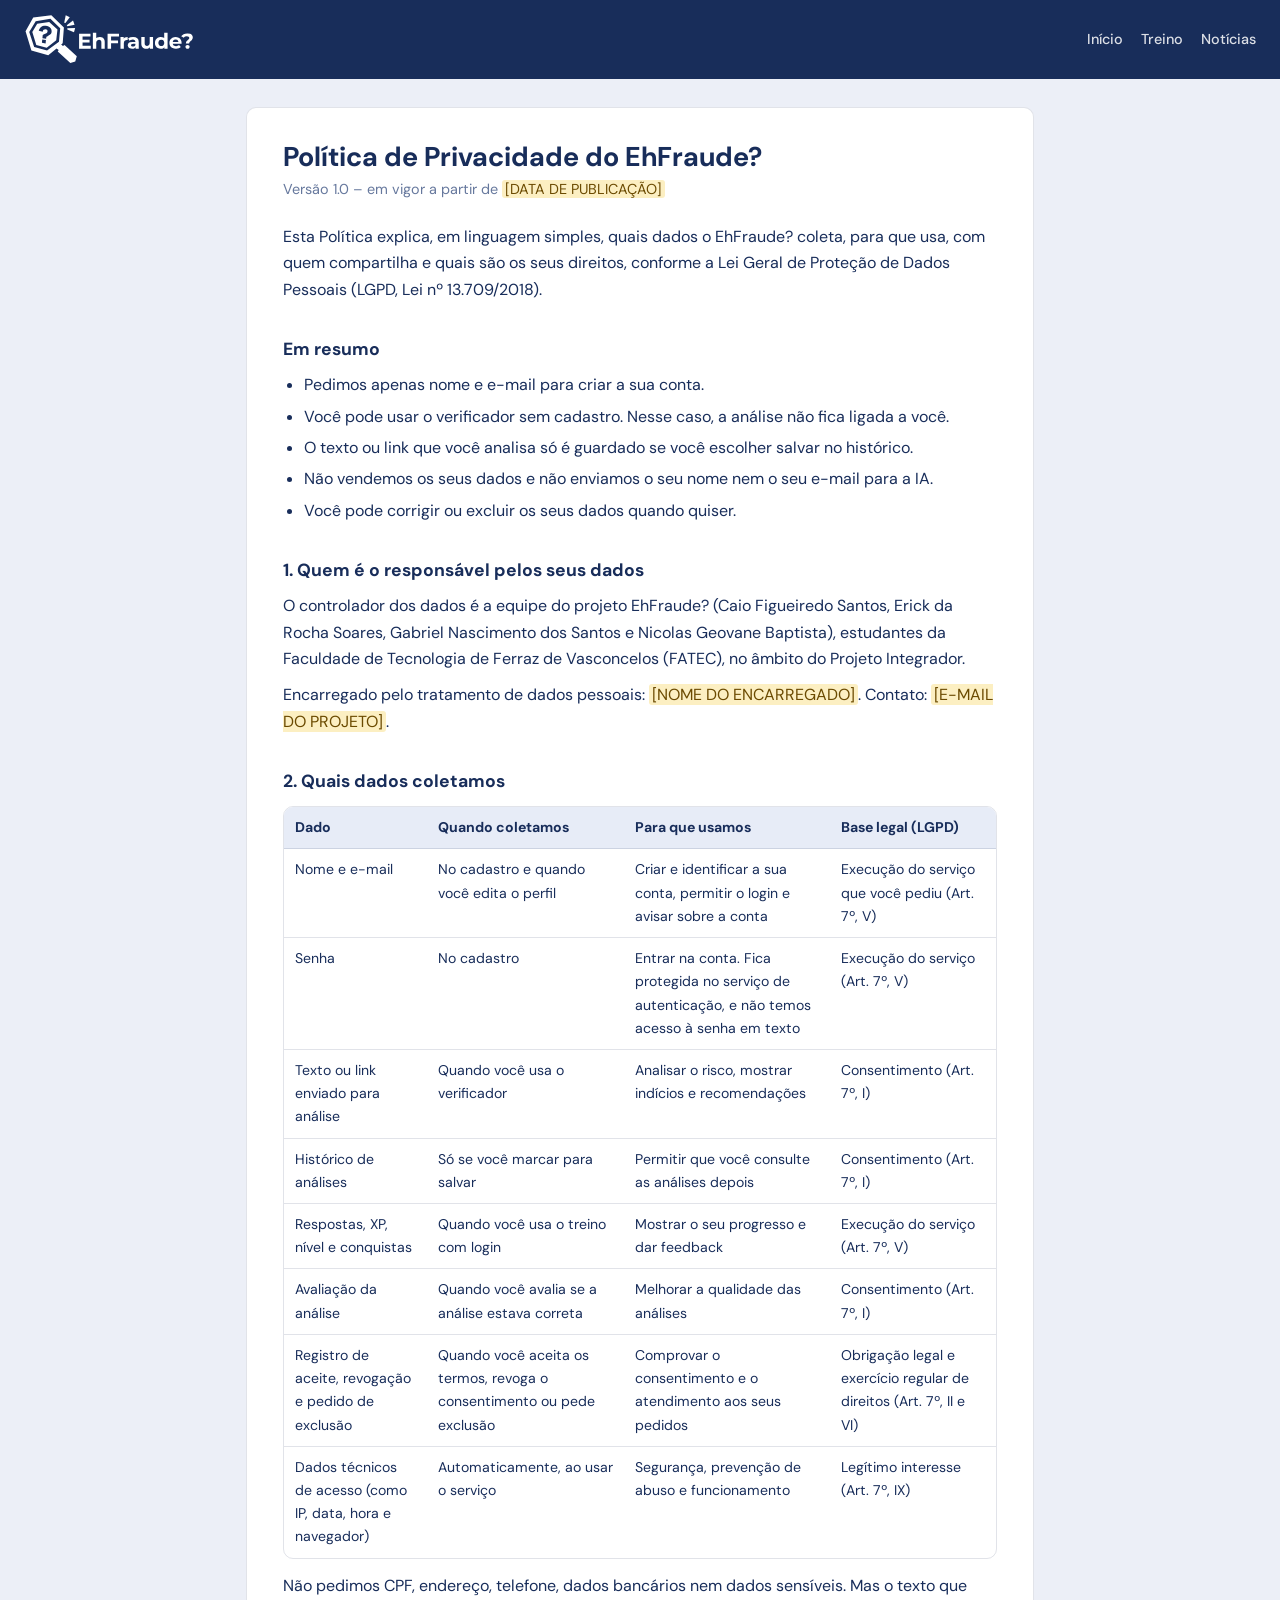
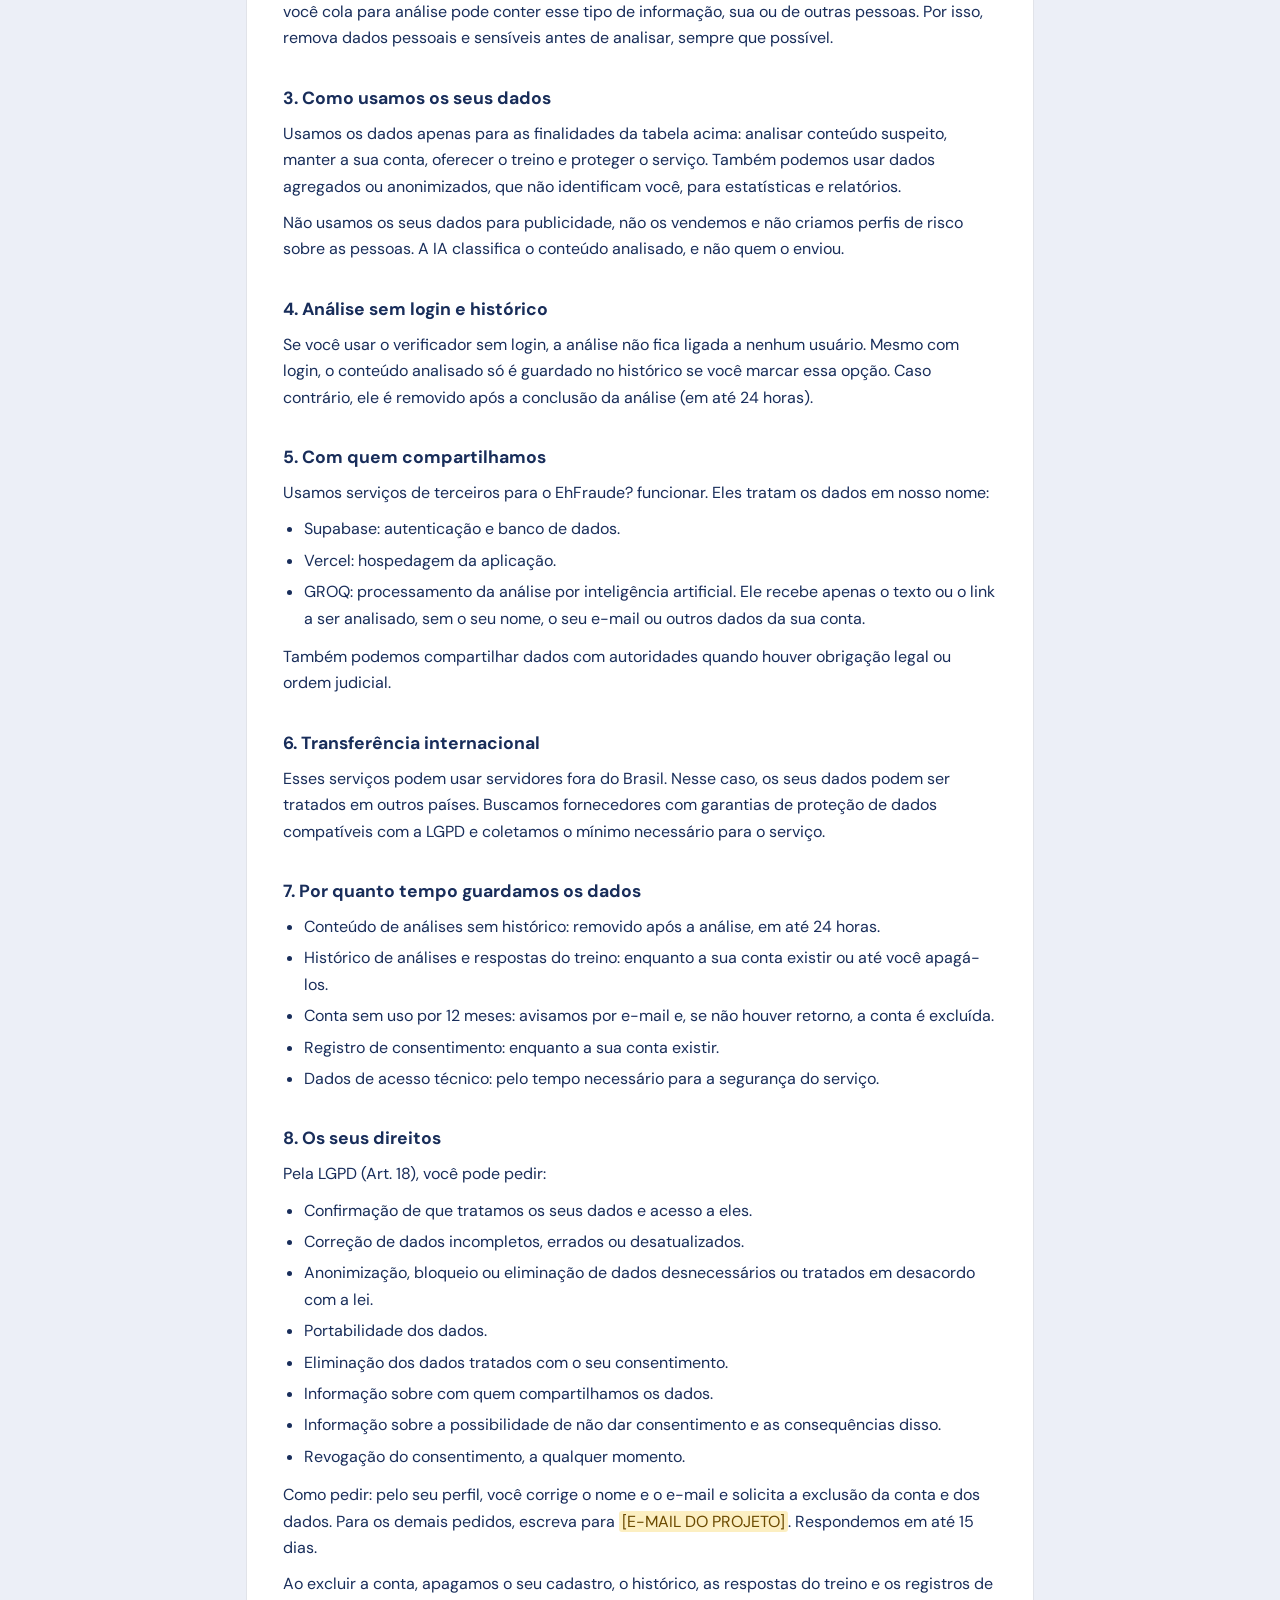
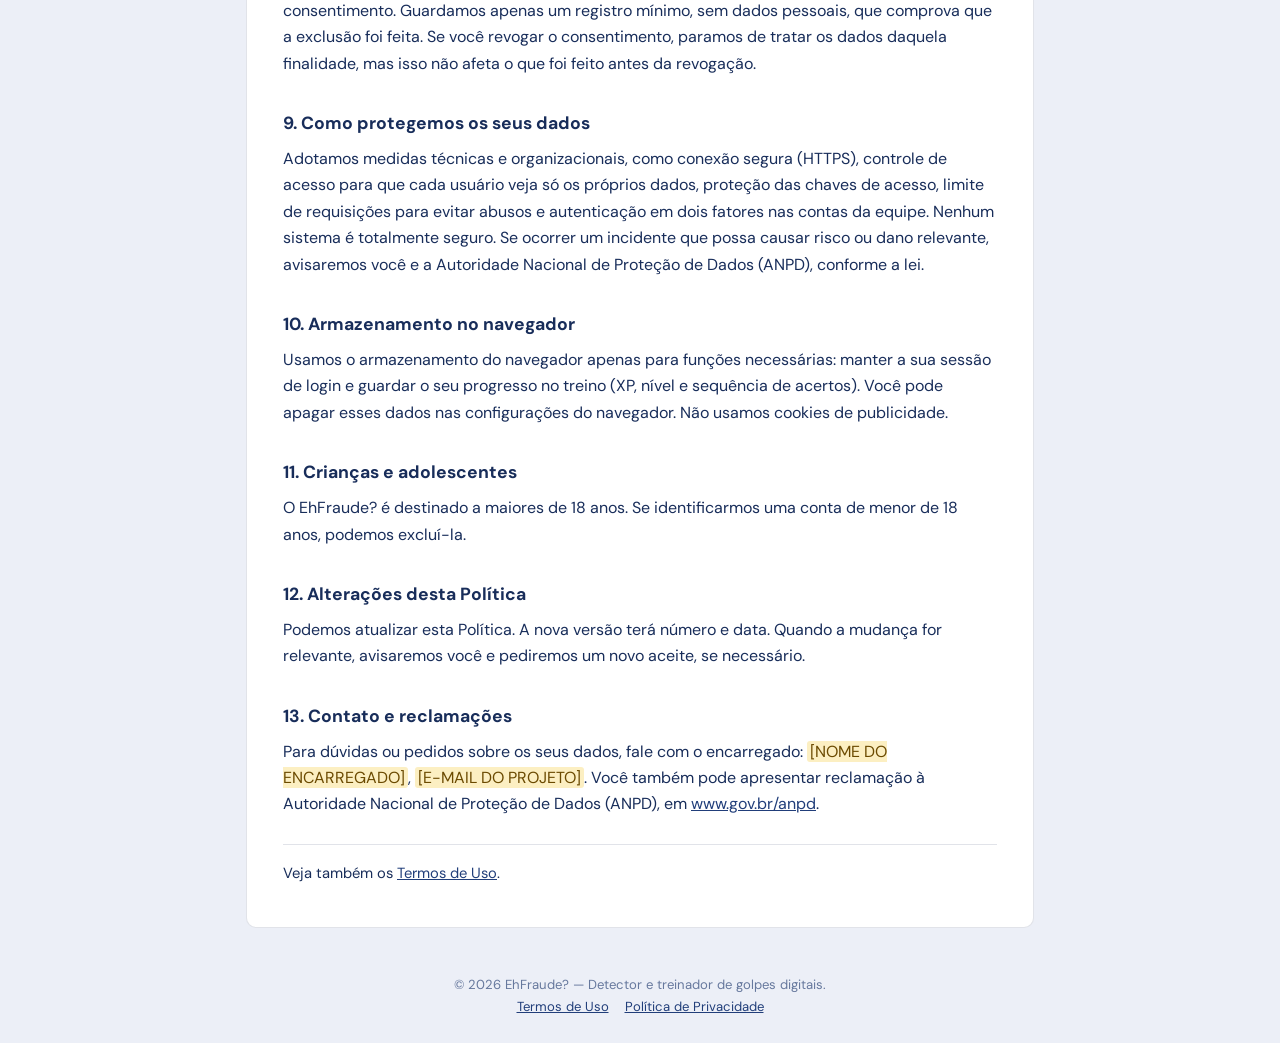
<file: Front-end/Termos/privacidade.html>
<!DOCTYPE html>
<html lang="pt-BR">

<head>
  <meta charset="UTF-8">
  <meta name="viewport" content="width=device-width, initial-scale=1.0">
  <title>Política de Privacidade do EhFraude? — EhFraude?</title>
  <link rel="preconnect" href="https://fonts.googleapis.com">
  <link rel="preconnect" href="https://fonts.gstatic.com" crossorigin>
  <link href="https://fonts.googleapis.com/css2?family=DM+Sans:wght@400;500;600;700&display=swap" rel="stylesheet">
  <link rel="icon" href="../favicon.svg" type="image/svg+xml">
  <link rel="icon" href="../favicon.ico" sizes="any">
  <link rel="apple-touch-icon" href="../apple-touch-icon.png">
  <style>
    *,
    *::before,
    *::after {
      box-sizing: border-box;
      margin: 0;
      padding: 0
    }

    :root {
      --primary: #182d5a;
      --primary-mid: #213e7a;
      --primary-light: #e7ecf7;
      --bg: #eceff7;
      --card: #fff;
      --border: rgba(24, 45, 90, .13);
      --text: #182d5a;
      --muted: #66789d;
      --radius: .625rem
    }

    html,
    body {
      min-height: 100vh;
      font-family: "DM Sans", sans-serif;
      background: var(--bg);
      color: var(--text);
      -webkit-font-smoothing: antialiased
    }

    body {
      font-size: 16px;
      line-height: 1.65;
      display: flex;
      flex-direction: column
    }

    .topo {
      background: var(--primary);
      padding: 14px 24px;
      display: flex;
      align-items: center;
      justify-content: space-between;
      gap: 16px;
      flex-wrap: wrap
    }

    .topo img {
      width: 170px;
      height: auto;
      display: block
    }

    .topo nav {
      display: flex;
      gap: 18px;
      flex-wrap: wrap
    }

    .topo nav a {
      color: #fff;
      text-decoration: none;
      font-size: .9rem;
      font-weight: 500;
      opacity: .85
    }

    .topo nav a:hover,
    .topo nav a[aria-current] {
      opacity: 1;
      text-decoration: underline
    }

    main {
      flex: 1;
      width: 100%;
      max-width: 820px;
      margin: 28px auto;
      padding: 0 16px
    }

    article {
      background: var(--card);
      border: 1px solid var(--border);
      border-radius: var(--radius);
      padding: 32px 36px
    }

    h1 {
      font-size: 1.7rem;
      line-height: 1.25;
      margin-bottom: 4px
    }

    .versao {
      color: var(--muted);
      font-size: .9rem;
      margin-bottom: 22px
    }

    h2 {
      font-size: 1.1rem;
      margin: 26px 0 8px;
      padding-top: 6px
    }

    p {
      margin-bottom: 10px
    }

    ul {
      margin: 0 0 12px 1.3rem
    }

    li {
      margin-bottom: 5px
    }

    a {
      color: var(--primary-mid)
    }

    mark {
      background: #FCEFC2;
      color: #6B4A00;
      padding: 0 3px;
      border-radius: 3px
    }

    .tbl {
      overflow-x: auto;
      margin: 10px 0 14px;
      border: 1px solid var(--border);
      border-radius: var(--radius)
    }

    table {
      border-collapse: collapse;
      width: 100%;
      font-size: .88rem
    }

    th,
    td {
      text-align: left;
      vertical-align: top;
      padding: 9px 11px;
      border-bottom: 1px solid var(--border)
    }

    th {
      background: var(--primary-light)
    }

    tr:last-child td {
      border-bottom: 0
    }

    .outro {
      margin-top: 26px;
      padding-top: 16px;
      border-top: 1px solid var(--border);
      font-size: .92rem
    }

    footer {
      text-align: center;
      color: var(--muted);
      font-size: .82rem;
      padding: 18px 16px 26px
    }

    footer a {
      margin: 0 8px
    }

    @media(max-width:600px) {
      article {
        padding: 22px 18px
      }

      h1 {
        font-size: 1.4rem
      }
    }
  </style>
</head>

<body>
  <header class="topo">
    <a href="../index.html"><img src="../Imagens/logo/horizontal-branco.svg" alt="EhFraude?"></a>
    <nav aria-label="Principal"><a href="../index.html">Início</a><a href="../Treino/EhFraude-treino.html">Treino</a><a href="../Noticias/EhFraude-noticias.html">Notícias</a></nav>
  </header>
  <main>
    <article>
      <h1>Política de Privacidade do EhFraude?</h1>
      <p class="versao">Versão 1.0 – em vigor a partir de <mark>[DATA DE PUBLICAÇÃO]</mark></p>
      <p>Esta Política explica, em linguagem simples, quais dados o EhFraude? coleta, para que usa, com quem compartilha e quais são os seus direitos, conforme a Lei Geral de Proteção de Dados Pessoais (LGPD, Lei nº 13.709/2018).</p>
      <h2>Em resumo</h2>
      <ul>
        <li>Pedimos apenas nome e e-mail para criar a sua conta.</li>
        <li>Você pode usar o verificador sem cadastro. Nesse caso, a análise não fica ligada a você.</li>
        <li>O texto ou link que você analisa só é guardado se você escolher salvar no histórico.</li>
        <li>Não vendemos os seus dados e não enviamos o seu nome nem o seu e-mail para a IA.</li>
        <li>Você pode corrigir ou excluir os seus dados quando quiser.</li>
      </ul>
      <h2>1. Quem é o responsável pelos seus dados</h2>
      <p>O controlador dos dados é a equipe do projeto EhFraude? (Caio Figueiredo Santos, Erick da Rocha Soares, Gabriel Nascimento dos Santos e Nicolas Geovane Baptista), estudantes da Faculdade de Tecnologia de Ferraz de Vasconcelos (FATEC), no âmbito do Projeto Integrador.</p>
      <p>Encarregado pelo tratamento de dados pessoais: <mark>[NOME DO ENCARREGADO]</mark>. Contato: <mark>[E-MAIL DO PROJETO]</mark>.</p>
      <h2>2. Quais dados coletamos</h2>
      <div class="tbl">
        <table>
          <thead>
            <tr>
              <th>Dado</th>
              <th>Quando coletamos</th>
              <th>Para que usamos</th>
              <th>Base legal (LGPD)</th>
            </tr>
          </thead>
          <tbody>
            <tr>
              <td data-l="Dado">Nome e e-mail</td>
              <td data-l="Quando coletamos">No cadastro e quando você edita o perfil</td>
              <td data-l="Para que usamos">Criar e identificar a sua conta, permitir o login e avisar sobre a conta</td>
              <td data-l="Base legal (LGPD)">Execução do serviço que você pediu (Art. 7º, V)</td>
            </tr>
            <tr>
              <td data-l="Dado">Senha</td>
              <td data-l="Quando coletamos">No cadastro</td>
              <td data-l="Para que usamos">Entrar na conta. Fica protegida no serviço de autenticação, e não temos acesso à senha em texto</td>
              <td data-l="Base legal (LGPD)">Execução do serviço (Art. 7º, V)</td>
            </tr>
            <tr>
              <td data-l="Dado">Texto ou link enviado para análise</td>
              <td data-l="Quando coletamos">Quando você usa o verificador</td>
              <td data-l="Para que usamos">Analisar o risco, mostrar indícios e recomendações</td>
              <td data-l="Base legal (LGPD)">Consentimento (Art. 7º, I)</td>
            </tr>
            <tr>
              <td data-l="Dado">Histórico de análises</td>
              <td data-l="Quando coletamos">Só se você marcar para salvar</td>
              <td data-l="Para que usamos">Permitir que você consulte as análises depois</td>
              <td data-l="Base legal (LGPD)">Consentimento (Art. 7º, I)</td>
            </tr>
            <tr>
              <td data-l="Dado">Respostas, XP, nível e conquistas</td>
              <td data-l="Quando coletamos">Quando você usa o treino com login</td>
              <td data-l="Para que usamos">Mostrar o seu progresso e dar feedback</td>
              <td data-l="Base legal (LGPD)">Execução do serviço (Art. 7º, V)</td>
            </tr>
            <tr>
              <td data-l="Dado">Avaliação da análise</td>
              <td data-l="Quando coletamos">Quando você avalia se a análise estava correta</td>
              <td data-l="Para que usamos">Melhorar a qualidade das análises</td>
              <td data-l="Base legal (LGPD)">Consentimento (Art. 7º, I)</td>
            </tr>
            <tr>
              <td data-l="Dado">Registro de aceite, revogação e pedido de exclusão</td>
              <td data-l="Quando coletamos">Quando você aceita os termos, revoga o consentimento ou pede exclusão</td>
              <td data-l="Para que usamos">Comprovar o consentimento e o atendimento aos seus pedidos</td>
              <td data-l="Base legal (LGPD)">Obrigação legal e exercício regular de direitos (Art. 7º, II e VI)</td>
            </tr>
            <tr>
              <td data-l="Dado">Dados técnicos de acesso (como IP, data, hora e navegador)</td>
              <td data-l="Quando coletamos">Automaticamente, ao usar o serviço</td>
              <td data-l="Para que usamos">Segurança, prevenção de abuso e funcionamento</td>
              <td data-l="Base legal (LGPD)">Legítimo interesse (Art. 7º, IX)</td>
            </tr>
          </tbody>
        </table>
      </div>
      <p>Não pedimos CPF, endereço, telefone, dados bancários nem dados sensíveis. Mas o texto que você cola para análise pode conter esse tipo de informação, sua ou de outras pessoas. Por isso, remova dados pessoais e sensíveis antes de analisar, sempre que possível.</p>
      <h2>3. Como usamos os seus dados</h2>
      <p>Usamos os dados apenas para as finalidades da tabela acima: analisar conteúdo suspeito, manter a sua conta, oferecer o treino e proteger o serviço. Também podemos usar dados agregados ou anonimizados, que não identificam você, para estatísticas e relatórios.</p>
      <p>Não usamos os seus dados para publicidade, não os vendemos e não criamos perfis de risco sobre as pessoas. A IA classifica o conteúdo analisado, e não quem o enviou.</p>
      <h2>4. Análise sem login e histórico</h2>
      <p>Se você usar o verificador sem login, a análise não fica ligada a nenhum usuário. Mesmo com login, o conteúdo analisado só é guardado no histórico se você marcar essa opção. Caso contrário, ele é removido após a conclusão da análise (em até 24 horas).</p>
      <h2>5. Com quem compartilhamos</h2>
      <p>Usamos serviços de terceiros para o EhFraude? funcionar. Eles tratam os dados em nosso nome:</p>
      <ul>
        <li>Supabase: autenticação e banco de dados.</li>
        <li>Vercel: hospedagem da aplicação.</li>
        <li>GROQ: processamento da análise por inteligência artificial. Ele recebe apenas o texto ou o link a ser analisado, sem o seu nome, o seu e-mail ou outros dados da sua conta.</li>
      </ul>
      <p>Também podemos compartilhar dados com autoridades quando houver obrigação legal ou ordem judicial.</p>
      <h2>6. Transferência internacional</h2>
      <p>Esses serviços podem usar servidores fora do Brasil. Nesse caso, os seus dados podem ser tratados em outros países. Buscamos fornecedores com garantias de proteção de dados compatíveis com a LGPD e coletamos o mínimo necessário para o serviço.</p>
      <h2>7. Por quanto tempo guardamos os dados</h2>
      <ul>
        <li>Conteúdo de análises sem histórico: removido após a análise, em até 24 horas.</li>
        <li>Histórico de análises e respostas do treino: enquanto a sua conta existir ou até você apagá-los.</li>
        <li>Conta sem uso por 12 meses: avisamos por e-mail e, se não houver retorno, a conta é excluída.</li>
        <li>Registro de consentimento: enquanto a sua conta existir.</li>
        <li>Dados de acesso técnico: pelo tempo necessário para a segurança do serviço.</li>
      </ul>
      <h2>8. Os seus direitos</h2>
      <p>Pela LGPD (Art. 18), você pode pedir:</p>
      <ul>
        <li>Confirmação de que tratamos os seus dados e acesso a eles.</li>
        <li>Correção de dados incompletos, errados ou desatualizados.</li>
        <li>Anonimização, bloqueio ou eliminação de dados desnecessários ou tratados em desacordo com a lei.</li>
        <li>Portabilidade dos dados.</li>
        <li>Eliminação dos dados tratados com o seu consentimento.</li>
        <li>Informação sobre com quem compartilhamos os dados.</li>
        <li>Informação sobre a possibilidade de não dar consentimento e as consequências disso.</li>
        <li>Revogação do consentimento, a qualquer momento.</li>
      </ul>
      <p>Como pedir: pelo seu perfil, você corrige o nome e o e-mail e solicita a exclusão da conta e dos dados. Para os demais pedidos, escreva para <mark>[E-MAIL DO PROJETO]</mark>. Respondemos em até 15 dias.</p>
      <p>Ao excluir a conta, apagamos o seu cadastro, o histórico, as respostas do treino e os registros de consentimento. Guardamos apenas um registro mínimo, sem dados pessoais, que comprova que a exclusão foi feita. Se você revogar o consentimento, paramos de tratar os dados daquela finalidade, mas isso não afeta o que foi feito antes da revogação.</p>
      <h2>9. Como protegemos os seus dados</h2>
      <p>Adotamos medidas técnicas e organizacionais, como conexão segura (HTTPS), controle de acesso para que cada usuário veja só os próprios dados, proteção das chaves de acesso, limite de requisições para evitar abusos e autenticação em dois fatores nas contas da equipe. Nenhum sistema é totalmente seguro. Se ocorrer um incidente que possa causar risco ou dano relevante, avisaremos você e a Autoridade Nacional de Proteção de Dados (ANPD), conforme a lei.</p>
      <h2>10. Armazenamento no navegador</h2>
      <p>Usamos o armazenamento do navegador apenas para funções necessárias: manter a sua sessão de login e guardar o seu progresso no treino (XP, nível e sequência de acertos). Você pode apagar esses dados nas configurações do navegador. Não usamos cookies de publicidade.</p>
      <h2>11. Crianças e adolescentes</h2>
      <p>O EhFraude? é destinado a maiores de 18 anos. Se identificarmos uma conta de menor de 18 anos, podemos excluí-la.</p>
      <h2>12. Alterações desta Política</h2>
      <p>Podemos atualizar esta Política. A nova versão terá número e data. Quando a mudança for relevante, avisaremos você e pediremos um novo aceite, se necessário.</p>
      <h2>13. Contato e reclamações</h2>
      <p>Para dúvidas ou pedidos sobre os seus dados, fale com o encarregado: <mark>[NOME DO ENCARREGADO]</mark>, <mark>[E-MAIL DO PROJETO]</mark>. Você também pode apresentar reclamação à Autoridade Nacional de Proteção de Dados (ANPD), em <a href="https://www.gov.br/anpd" target="_blank" rel="noopener">www.gov.br/anpd</a>.</p>
      <p class="outro">Veja também os <a href="termos.html">Termos de Uso</a>.</p>
    </article>
  </main>
  <footer>© 2026 EhFraude? — Detector e treinador de golpes digitais.<br><a href="termos.html">Termos de Uso</a><a href="privacidade.html" aria-current="page">Política de Privacidade</a></footer>
</body>

</html>
</file>
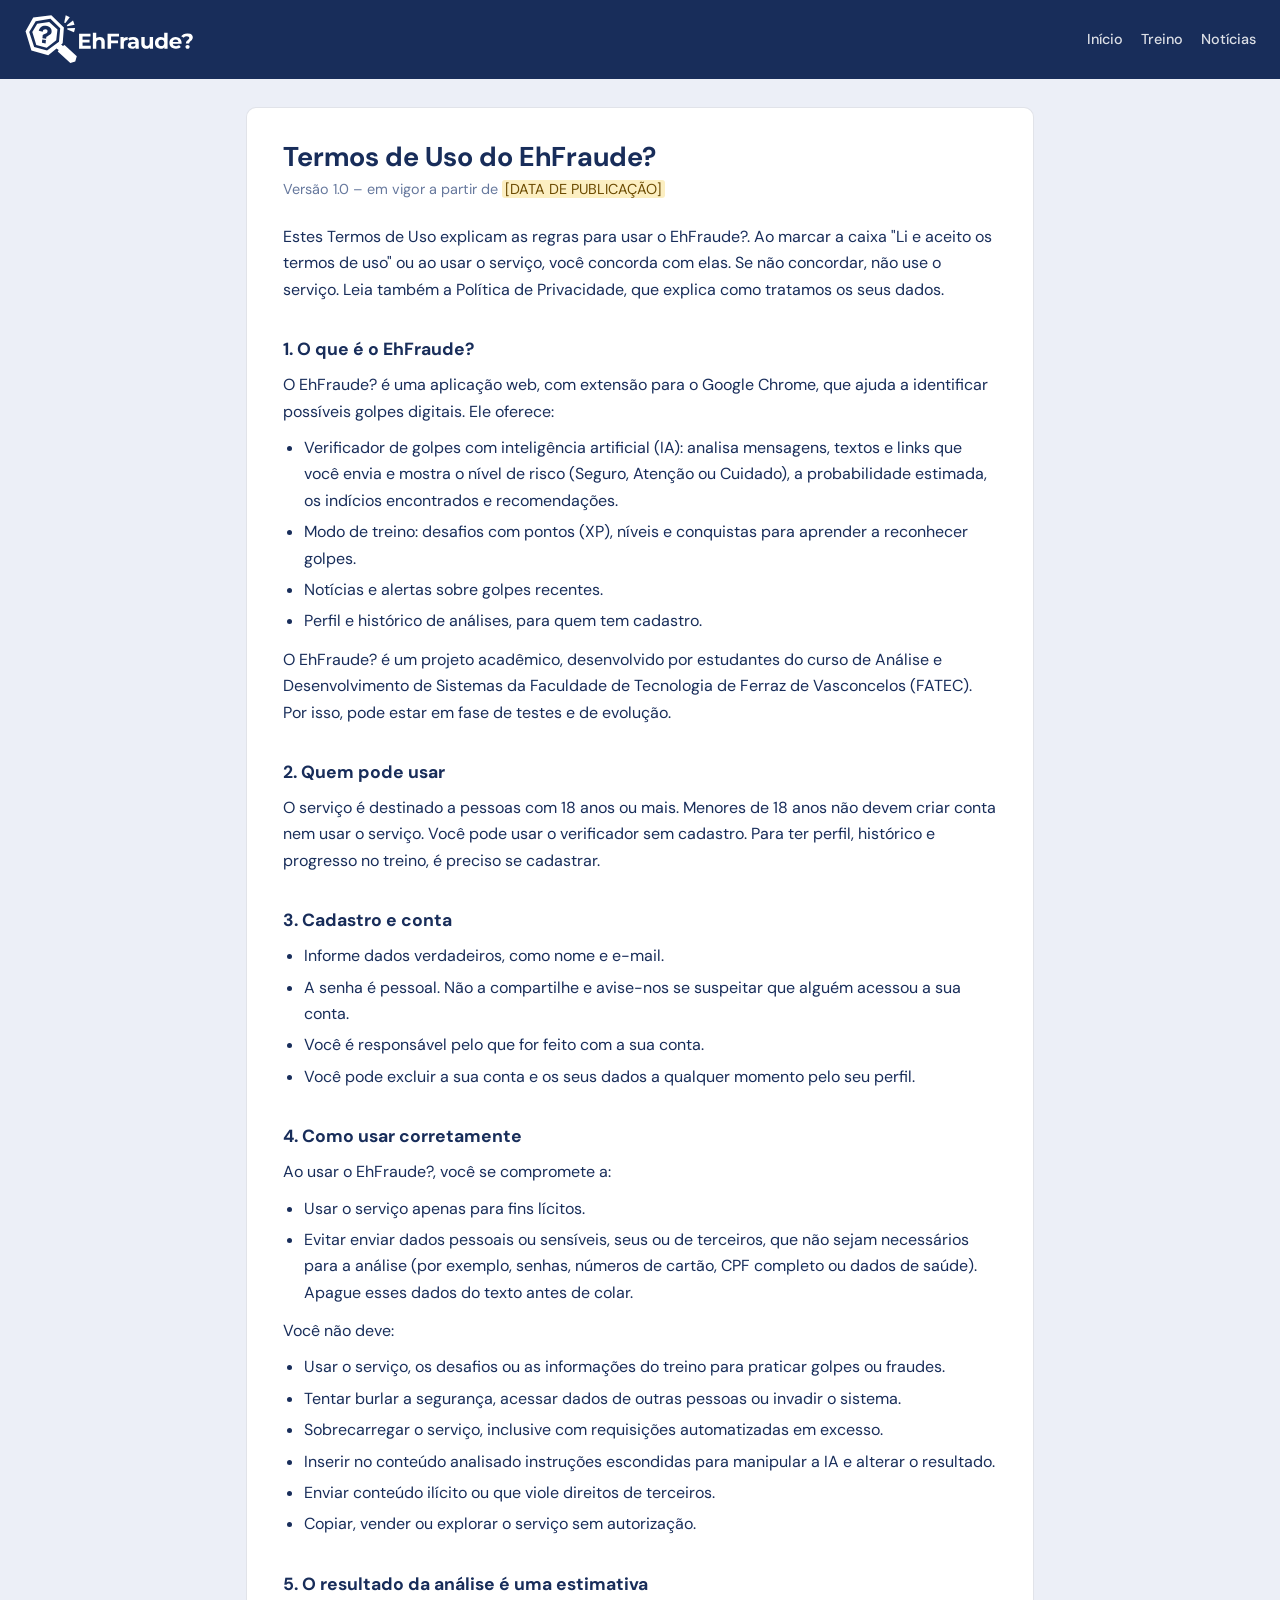
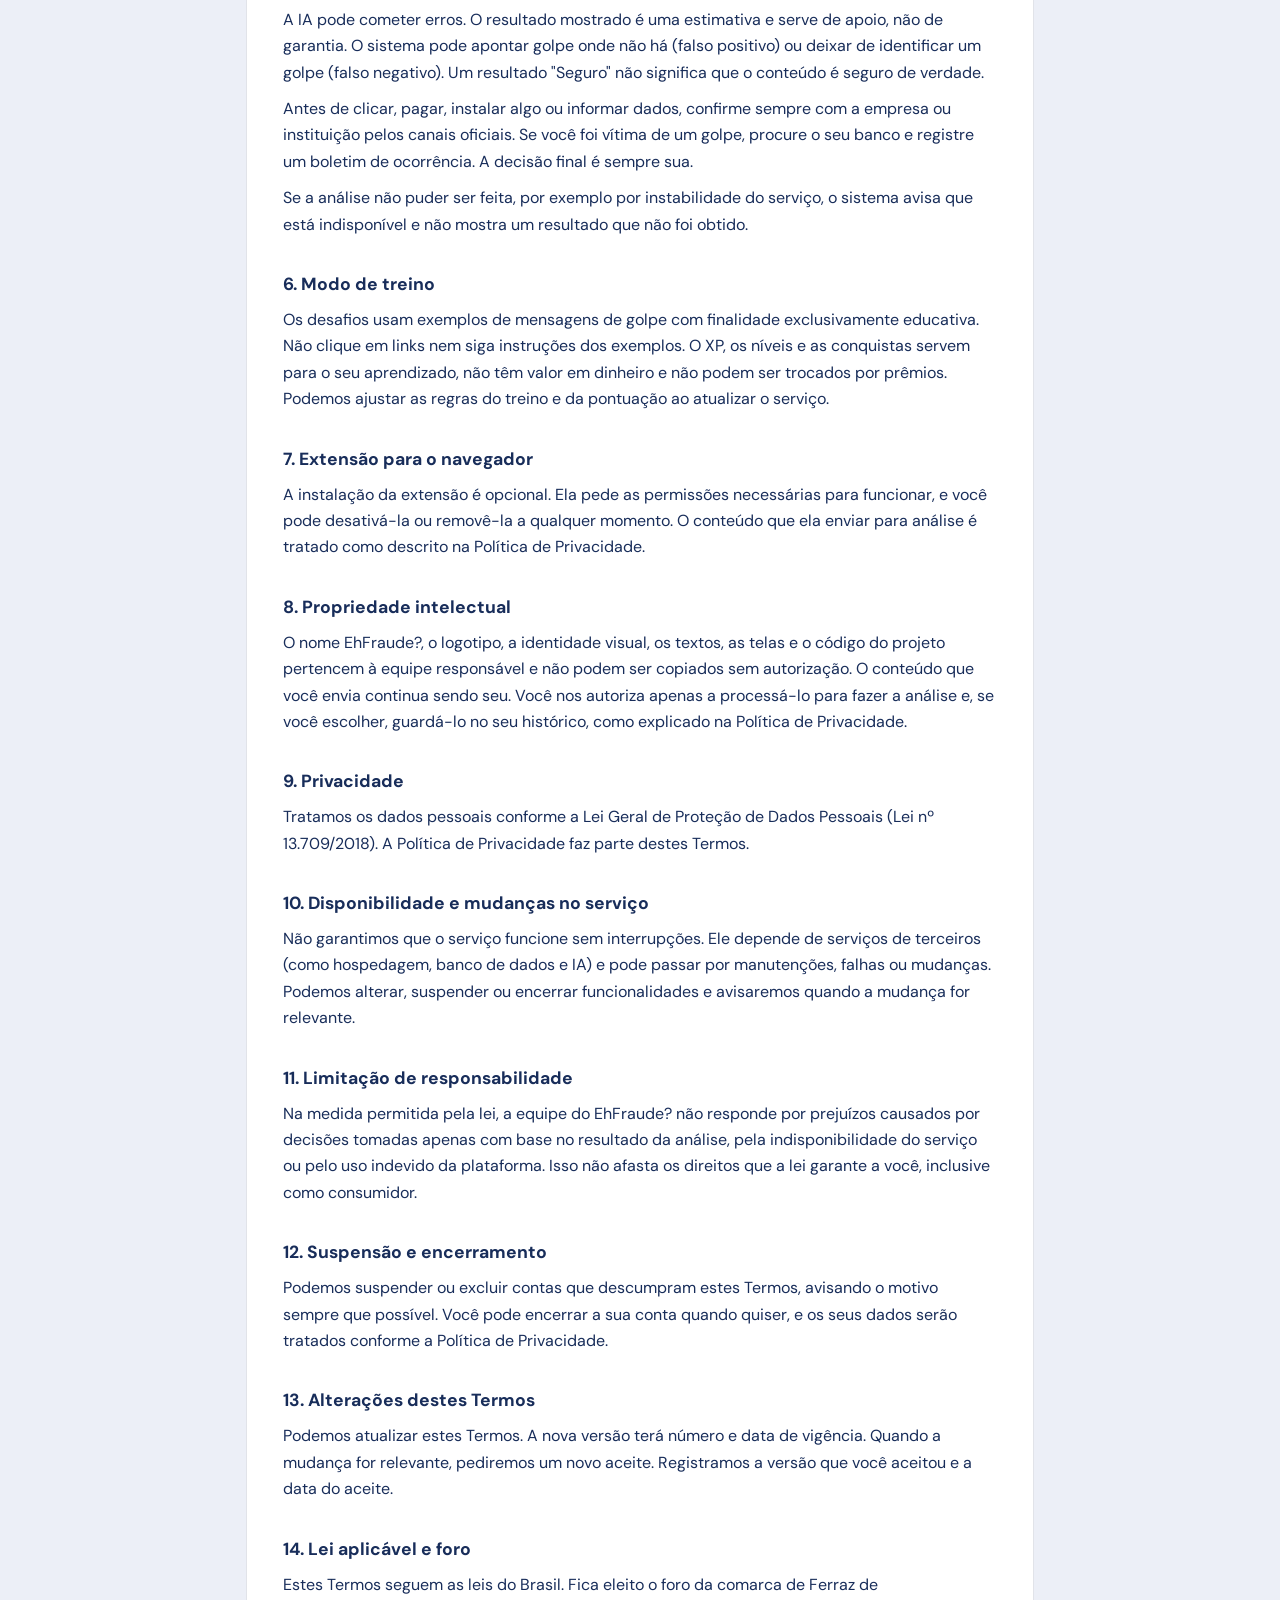
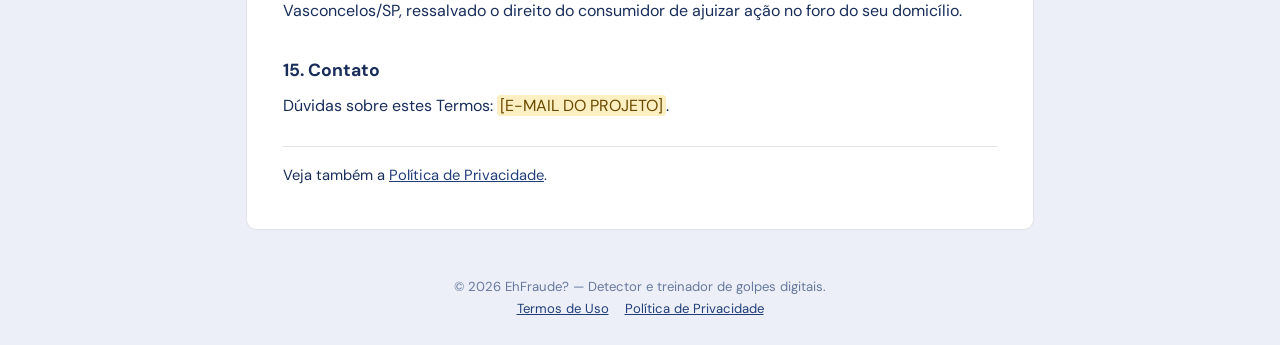
<file: Front-end/Termos/termos.html>
<!DOCTYPE html>
<html lang="pt-BR">

<head>
  <meta charset="UTF-8">
  <meta name="viewport" content="width=device-width, initial-scale=1.0">
  <title>Termos de Uso do EhFraude? — EhFraude?</title>
  <link rel="preconnect" href="https://fonts.googleapis.com">
  <link rel="preconnect" href="https://fonts.gstatic.com" crossorigin>
  <link href="https://fonts.googleapis.com/css2?family=DM+Sans:wght@400;500;600;700&display=swap" rel="stylesheet">
  <link rel="icon" href="../favicon.svg" type="image/svg+xml">
  <link rel="icon" href="../favicon.ico" sizes="any">
  <link rel="apple-touch-icon" href="../apple-touch-icon.png">
  <style>
    *,
    *::before,
    *::after {
      box-sizing: border-box;
      margin: 0;
      padding: 0
    }

    :root {
      --primary: #182d5a;
      --primary-mid: #213e7a;
      --primary-light: #e7ecf7;
      --bg: #eceff7;
      --card: #fff;
      --border: rgba(24, 45, 90, .13);
      --text: #182d5a;
      --muted: #66789d;
      --radius: .625rem
    }

    html,
    body {
      min-height: 100vh;
      font-family: "DM Sans", sans-serif;
      background: var(--bg);
      color: var(--text);
      -webkit-font-smoothing: antialiased
    }

    body {
      font-size: 16px;
      line-height: 1.65;
      display: flex;
      flex-direction: column
    }

    .topo {
      background: var(--primary);
      padding: 14px 24px;
      display: flex;
      align-items: center;
      justify-content: space-between;
      gap: 16px;
      flex-wrap: wrap
    }

    .topo img {
      width: 170px;
      height: auto;
      display: block
    }

    .topo nav {
      display: flex;
      gap: 18px;
      flex-wrap: wrap
    }

    .topo nav a {
      color: #fff;
      text-decoration: none;
      font-size: .9rem;
      font-weight: 500;
      opacity: .85
    }

    .topo nav a:hover,
    .topo nav a[aria-current] {
      opacity: 1;
      text-decoration: underline
    }

    main {
      flex: 1;
      width: 100%;
      max-width: 820px;
      margin: 28px auto;
      padding: 0 16px
    }

    article {
      background: var(--card);
      border: 1px solid var(--border);
      border-radius: var(--radius);
      padding: 32px 36px
    }

    h1 {
      font-size: 1.7rem;
      line-height: 1.25;
      margin-bottom: 4px
    }

    .versao {
      color: var(--muted);
      font-size: .9rem;
      margin-bottom: 22px
    }

    h2 {
      font-size: 1.1rem;
      margin: 26px 0 8px;
      padding-top: 6px
    }

    p {
      margin-bottom: 10px
    }

    ul {
      margin: 0 0 12px 1.3rem
    }

    li {
      margin-bottom: 5px
    }

    a {
      color: var(--primary-mid)
    }

    mark {
      background: #FCEFC2;
      color: #6B4A00;
      padding: 0 3px;
      border-radius: 3px
    }

    .tbl {
      overflow-x: auto;
      margin: 10px 0 14px;
      border: 1px solid var(--border);
      border-radius: var(--radius)
    }

    table {
      border-collapse: collapse;
      width: 100%;
      font-size: .88rem
    }

    th,
    td {
      text-align: left;
      vertical-align: top;
      padding: 9px 11px;
      border-bottom: 1px solid var(--border)
    }

    th {
      background: var(--primary-light)
    }

    tr:last-child td {
      border-bottom: 0
    }

    .outro {
      margin-top: 26px;
      padding-top: 16px;
      border-top: 1px solid var(--border);
      font-size: .92rem
    }

    footer {
      text-align: center;
      color: var(--muted);
      font-size: .82rem;
      padding: 18px 16px 26px
    }

    footer a {
      margin: 0 8px
    }

    @media(max-width:600px) {
      article {
        padding: 22px 18px
      }

      h1 {
        font-size: 1.4rem
      }
    }
  </style>
</head>

<body>
  <header class="topo">
    <a href="../index.html"><img src="../Imagens/logo/horizontal-branco.svg" alt="EhFraude?"></a>
    <nav aria-label="Principal"><a href="../index.html">Início</a><a href="../Treino/EhFraude-treino.html">Treino</a><a href="../Noticias/EhFraude-noticias.html">Notícias</a></nav>
  </header>
  <main>
    <article>
      <h1>Termos de Uso do EhFraude?</h1>
      <p class="versao">Versão 1.0 – em vigor a partir de <mark>[DATA DE PUBLICAÇÃO]</mark></p>
      <p>Estes Termos de Uso explicam as regras para usar o EhFraude?. Ao marcar a caixa "Li e aceito os termos de uso" ou ao usar o serviço, você concorda com elas. Se não concordar, não use o serviço. Leia também a Política de Privacidade, que explica como tratamos os seus dados.</p>
      <h2>1. O que é o EhFraude?</h2>
      <p>O EhFraude? é uma aplicação web, com extensão para o Google Chrome, que ajuda a identificar possíveis golpes digitais. Ele oferece:</p>
      <ul>
        <li>Verificador de golpes com inteligência artificial (IA): analisa mensagens, textos e links que você envia e mostra o nível de risco (Seguro, Atenção ou Cuidado), a probabilidade estimada, os indícios encontrados e recomendações.</li>
        <li>Modo de treino: desafios com pontos (XP), níveis e conquistas para aprender a reconhecer golpes.</li>
        <li>Notícias e alertas sobre golpes recentes.</li>
        <li>Perfil e histórico de análises, para quem tem cadastro.</li>
      </ul>
      <p>O EhFraude? é um projeto acadêmico, desenvolvido por estudantes do curso de Análise e Desenvolvimento de Sistemas da Faculdade de Tecnologia de Ferraz de Vasconcelos (FATEC). Por isso, pode estar em fase de testes e de evolução.</p>
      <h2>2. Quem pode usar</h2>
      <p>O serviço é destinado a pessoas com 18 anos ou mais. Menores de 18 anos não devem criar conta nem usar o serviço. Você pode usar o verificador sem cadastro. Para ter perfil, histórico e progresso no treino, é preciso se cadastrar.</p>
      <h2>3. Cadastro e conta</h2>
      <ul>
        <li>Informe dados verdadeiros, como nome e e-mail.</li>
        <li>A senha é pessoal. Não a compartilhe e avise-nos se suspeitar que alguém acessou a sua conta.</li>
        <li>Você é responsável pelo que for feito com a sua conta.</li>
        <li>Você pode excluir a sua conta e os seus dados a qualquer momento pelo seu perfil.</li>
      </ul>
      <h2>4. Como usar corretamente</h2>
      <p>Ao usar o EhFraude?, você se compromete a:</p>
      <ul>
        <li>Usar o serviço apenas para fins lícitos.</li>
        <li>Evitar enviar dados pessoais ou sensíveis, seus ou de terceiros, que não sejam necessários para a análise (por exemplo, senhas, números de cartão, CPF completo ou dados de saúde). Apague esses dados do texto antes de colar.</li>
      </ul>
      <p>Você não deve:</p>
      <ul>
        <li>Usar o serviço, os desafios ou as informações do treino para praticar golpes ou fraudes.</li>
        <li>Tentar burlar a segurança, acessar dados de outras pessoas ou invadir o sistema.</li>
        <li>Sobrecarregar o serviço, inclusive com requisições automatizadas em excesso.</li>
        <li>Inserir no conteúdo analisado instruções escondidas para manipular a IA e alterar o resultado.</li>
        <li>Enviar conteúdo ilícito ou que viole direitos de terceiros.</li>
        <li>Copiar, vender ou explorar o serviço sem autorização.</li>
      </ul>
      <h2>5. O resultado da análise é uma estimativa</h2>
      <p>A IA pode cometer erros. O resultado mostrado é uma estimativa e serve de apoio, não de garantia. O sistema pode apontar golpe onde não há (falso positivo) ou deixar de identificar um golpe (falso negativo). Um resultado "Seguro" não significa que o conteúdo é seguro de verdade.</p>
      <p>Antes de clicar, pagar, instalar algo ou informar dados, confirme sempre com a empresa ou instituição pelos canais oficiais. Se você foi vítima de um golpe, procure o seu banco e registre um boletim de ocorrência. A decisão final é sempre sua.</p>
      <p>Se a análise não puder ser feita, por exemplo por instabilidade do serviço, o sistema avisa que está indisponível e não mostra um resultado que não foi obtido.</p>
      <h2>6. Modo de treino</h2>
      <p>Os desafios usam exemplos de mensagens de golpe com finalidade exclusivamente educativa. Não clique em links nem siga instruções dos exemplos. O XP, os níveis e as conquistas servem para o seu aprendizado, não têm valor em dinheiro e não podem ser trocados por prêmios. Podemos ajustar as regras do treino e da pontuação ao atualizar o serviço.</p>
      <h2>7. Extensão para o navegador</h2>
      <p>A instalação da extensão é opcional. Ela pede as permissões necessárias para funcionar, e você pode desativá-la ou removê-la a qualquer momento. O conteúdo que ela enviar para análise é tratado como descrito na Política de Privacidade.</p>
      <h2>8. Propriedade intelectual</h2>
      <p>O nome EhFraude?, o logotipo, a identidade visual, os textos, as telas e o código do projeto pertencem à equipe responsável e não podem ser copiados sem autorização. O conteúdo que você envia continua sendo seu. Você nos autoriza apenas a processá-lo para fazer a análise e, se você escolher, guardá-lo no seu histórico, como explicado na Política de Privacidade.</p>
      <h2>9. Privacidade</h2>
      <p>Tratamos os dados pessoais conforme a Lei Geral de Proteção de Dados Pessoais (Lei nº 13.709/2018). A Política de Privacidade faz parte destes Termos.</p>
      <h2>10. Disponibilidade e mudanças no serviço</h2>
      <p>Não garantimos que o serviço funcione sem interrupções. Ele depende de serviços de terceiros (como hospedagem, banco de dados e IA) e pode passar por manutenções, falhas ou mudanças. Podemos alterar, suspender ou encerrar funcionalidades e avisaremos quando a mudança for relevante.</p>
      <h2>11. Limitação de responsabilidade</h2>
      <p>Na medida permitida pela lei, a equipe do EhFraude? não responde por prejuízos causados por decisões tomadas apenas com base no resultado da análise, pela indisponibilidade do serviço ou pelo uso indevido da plataforma. Isso não afasta os direitos que a lei garante a você, inclusive como consumidor.</p>
      <h2>12. Suspensão e encerramento</h2>
      <p>Podemos suspender ou excluir contas que descumpram estes Termos, avisando o motivo sempre que possível. Você pode encerrar a sua conta quando quiser, e os seus dados serão tratados conforme a Política de Privacidade.</p>
      <h2>13. Alterações destes Termos</h2>
      <p>Podemos atualizar estes Termos. A nova versão terá número e data de vigência. Quando a mudança for relevante, pediremos um novo aceite. Registramos a versão que você aceitou e a data do aceite.</p>
      <h2>14. Lei aplicável e foro</h2>
      <p>Estes Termos seguem as leis do Brasil. Fica eleito o foro da comarca de Ferraz de Vasconcelos/SP, ressalvado o direito do consumidor de ajuizar ação no foro do seu domicílio.</p>
      <h2>15. Contato</h2>
      <p>Dúvidas sobre estes Termos: <mark>[E-MAIL DO PROJETO]</mark>.</p>
      <p class="outro">Veja também a <a href="privacidade.html">Política de Privacidade</a>.</p>
    </article>
  </main>
  <footer>© 2026 EhFraude? — Detector e treinador de golpes digitais.<br><a href="termos.html" aria-current="page">Termos de Uso</a><a href="privacidade.html">Política de Privacidade</a></footer>
</body>

</html>
</file>
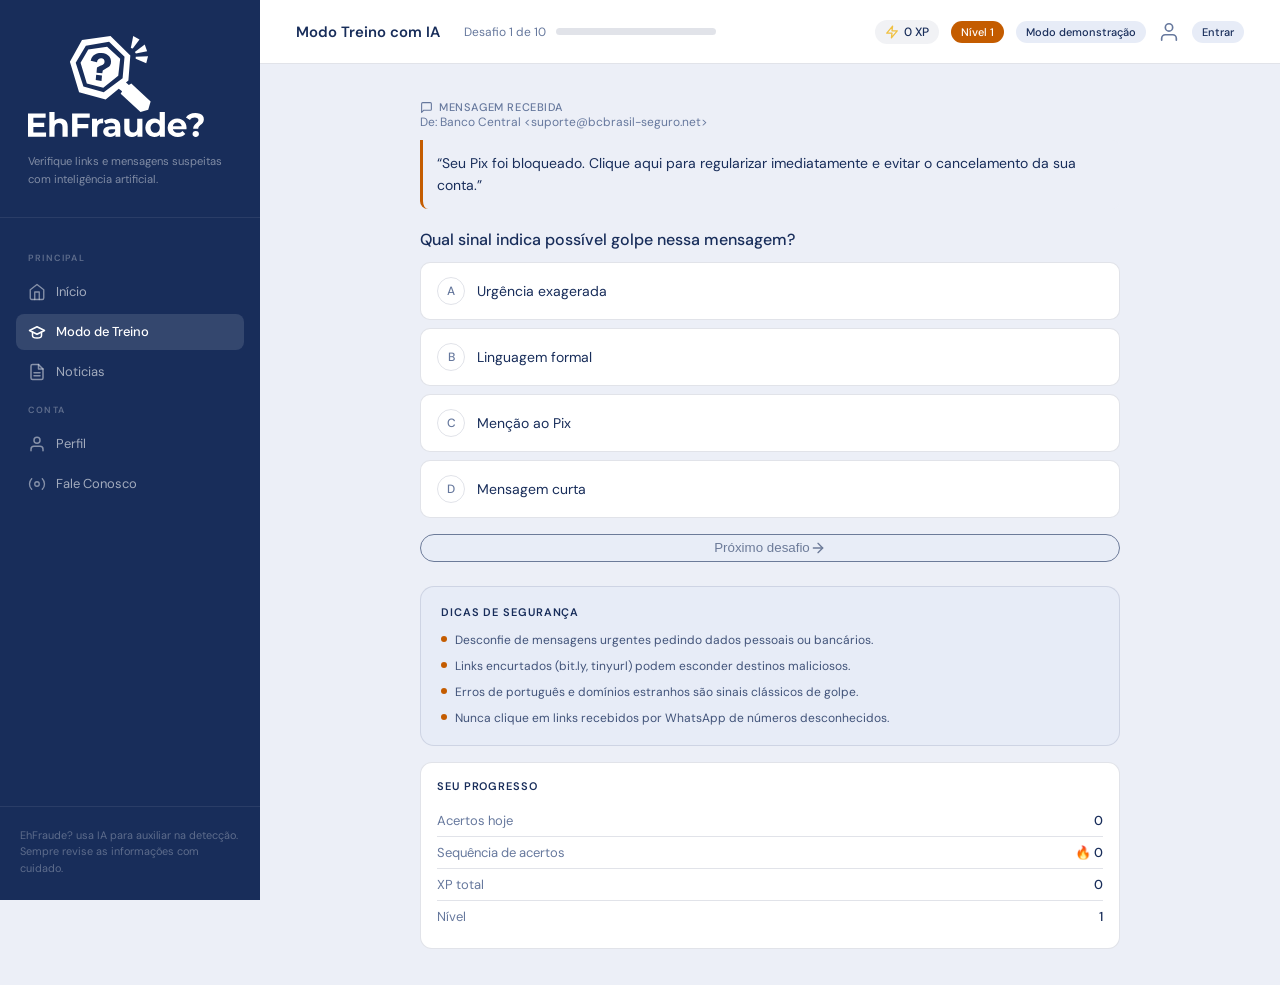
<file: Front-end/Treino/EhFraude-treino.html>
<!DOCTYPE html>
<html lang="pt-BR">

<head>
  <meta charset="UTF-8" />
  <meta name="viewport" content="width=device-width, initial-scale=1.0" />
  <title>EhFraude? — Modo de Treino</title>
  <link href="https://fonts.googleapis.com/css2?family=IM+Fell+English:ital@0;1&family=DM+Sans:opsz,wght@9..40,400;9..40,500;9..40,600&display=swap" rel="stylesheet" />
  <link rel="stylesheet" href="EhFraude-treino.css">
  <link rel="stylesheet" href="../css/funcional.css">
  <link rel="icon" href="../favicon.svg" type="image/svg+xml">
  <link rel="icon" href="../favicon.ico" sizes="any">
  <link rel="apple-touch-icon" href="../apple-touch-icon.png">
</head>

<body data-page="treino">

  <!-- Mobile-only header -->
  <div class="mobile-header" style="display:none;">
    <div class="logo">
      <img src="../Imagens/logo/horizontal-branco.svg" alt="EhFraude?">
    </div>
  </div>

  <div class="app-shell">

    <!-- ── SIDEBAR ── -->
    <aside class="sidebar">
      <div class="sidebar-brand">
        <div class="logo"><img src="../Imagens/logo/vertical-branco.svg" alt="EhFraude?"></div>
        <p class="sidebar-tagline">Verifique links e mensagens suspeitas com inteligência artificial.</p>
      </div>

      <nav class="sidebar-nav">
        <p class="nav-label">Principal</p>
        <a class="nav-item" href="../index.html">
          <svg width="18" height="18" viewBox="0 0 24 24" fill="none" stroke="currentColor" stroke-width="1.8" stroke-linecap="round" stroke-linejoin="round">
            <path d="M3 9l9-7 9 7v11a2 2 0 0 1-2 2H5a2 2 0 0 1-2-2z" />
            <polyline points="9 22 9 12 15 12 15 22" />
          </svg>
          Início
        </a>
        <a class="nav-item active" href="#">
          <svg width="18" height="18" viewBox="0 0 24 24" fill="none" stroke="currentColor" stroke-width="2" stroke-linecap="round" stroke-linejoin="round"><path d="M22 10 12 5 2 10l10 5 10-5Z"/><path d="M6 12v5c0 1.66 2.69 3 6 3s6-1.34 6-3v-5"/></svg>
          Modo de Treino
        </a>
        <a class="nav-item" href="../Noticias/EhFraude-noticias.html">
          <svg width="18" height="18" viewBox="0 0 24 24" fill="none" stroke="currentColor" stroke-width="2" stroke-linecap="round" stroke-linejoin="round"><path d="M14 2H6a2 2 0 0 0-2 2v16a2 2 0 0 0 2 2h12a2 2 0 0 0 2-2V8z"/><polyline points="14 2 14 8 20 8"/><line x1="16" y1="13" x2="8" y2="13"/><line x1="16" y1="17" x2="8" y2="17"/></svg>
          Noticias
        </a>
        <p class="nav-label">Conta</p>
        <a class="nav-item" href="../Perfil/EhFraude-perfil.html">
           <svg width="18" height="18" viewBox="0 0 24 24" fill="none" stroke="currentColor" stroke-width="2" stroke-linecap="round" stroke-linejoin="round"><path d="M20 21v-2a4 4 0 0 0-4-4H8a4 4 0 0 0-4 4v2"/><circle cx="12" cy="7" r="4"/></svg>
          Perfil
        </a>
        <a class="nav-item" href="https://eh-fraudelandingpage.vercel.app">
          <svg width="18" height="18" viewBox="0 0 24 24" fill="none" stroke="currentColor" stroke-width="1.8" stroke-linecap="round" stroke-linejoin="round">
            <circle cx="12" cy="12" r="3" />
            <path d="M19.07 4.93a10 10 0 0 1 0 14.14M4.93 4.93a10 10 0 0 0 0 14.14" />
          </svg>
          Fale Conosco
        </a>
      </nav>
      </nav>

      <div class="sidebar-footer">
        <p>EhFraude? usa IA para auxiliar na detecção. Sempre revise as informações com cuidado.</p>
      </div>
    </aside>

    <!-- ── TOPBAR ── -->
    <header class="topbar">
      <div class="topbar-left">
        <span class="topbar-title">Modo Treino com IA</span>
        <div class="prog-wrap">
          <span class="prog-label-top" id="prog-label">Desafio 3 de 10</span>
          <div class="prog-track">
            <div class="prog-fill" id="prog-fill" style="width:0%"></div>
          </div>
        </div>
      </div>
      <div class="topbar-right">
        <div class="xp-group">
          <svg width="14" height="14" viewBox="0 0 24 24" fill="none" stroke="#f0c040" stroke-width="2.2" stroke-linecap="round" stroke-linejoin="round">
            <polygon points="13 2 3 14 12 14 11 22 21 10 12 10 13 2" />
          </svg>
          <span class="xp-val" id="xp-val">245 XP</span>
        </div>
        <span class="lv-badge" id="lv-badge">Nível 3</span>
        <span class="topbar-badge">IA Ativa</span>
        <svg width="22" height="22" viewBox="0 0 24 24" fill="none" stroke="#66789d" stroke-width="1.8" stroke-linecap="round" stroke-linejoin="round">
          <path d="M20 21v-2a4 4 0 0 0-4-4H8a4 4 0 0 0-4 4v2" />
          <circle cx="12" cy="7" r="4" />
        </svg>
      </div>
    </header>

    <main class="main">
      <div class="quiz-shell">

        <!-- Coluna central: quiz -->
        <div class="quiz-col">

          <!-- Mensagem suspeita -->
          <div class="panel">
            <div class="panel-head">
              <div class="msg-tag">
                <svg width="13" height="13" viewBox="0 0 24 24" fill="none" stroke="currentColor" stroke-width="2" stroke-linecap="round" stroke-linejoin="round">
                  <path d="M21 15a2 2 0 0 1-2 2H7l-4 4V5a2 2 0 0 1 2-2h14a2 2 0 0 1 2 2z" />
                </svg>
                Mensagem recebida
              </div>
            </div>
            <div class="panel-body">
              <p class="msg-sender" id="msg-sender">De: Banco Central &lt;suporte@bcbrasil-seguro.net&gt;</p>
              <div class="msg-bubble" id="msg-bubble"></div>
            </div>
          </div>

          <!-- Pergunta -->
          <p class="quiz-question">Qual sinal indica possível golpe nessa mensagem?</p>

          <!-- Alternativas -->
          <div class="quiz-options" id="quiz-options"></div>

          <!-- Feedback -->
          <div class="feedback-card ok" id="fb" hidden>
            <div>
              <p class="fb-title" id="fb-title"></p>
              <p class="fb-text" id="fb-text"></p>
            </div>
          </div>

          <!-- Ação -->
          <div class="quiz-actions">
            <div class="xp-toast" id="xp-toast" hidden>
              <div class="xp-circle">
                <svg width="18" height="18" viewBox="0 0 24 24" fill="none" stroke="#fff" stroke-width="2" stroke-linecap="round" stroke-linejoin="round">
                  <path d="M6 9H4.5a2.5 2.5 0 0 1 0-5H6" />
                  <path d="M18 9h1.5a2.5 2.5 0 0 0 0-5H18" />
                  <path d="M4 22h16" />
                  <path d="M10 14.66V17c0 .55-.47.98-.97 1.21C7.85 18.75 7 20.24 7 22" />
                  <path d="M14 14.66V17c0 .55.47.98.97 1.21C16.15 18.75 17 20.24 17 22" />
                  <path d="M18 2H6v7a6 6 0 0 0 12 0V2z" />
                </svg>
              </div>
              <div>
                <strong id="xp-t1">Resposta correta!</strong>
                <span id="xp-t2"></span>
              </div>
              <span class="xp-big" id="xp-big">+20 XP</span>
            </div>
            <button class="botao" id="btn-next" style="flex:1;">
              Próximo desafio
              <svg width="16" height="16" viewBox="0 0 24 24" fill="none" stroke="currentColor" stroke-width="2" stroke-linecap="round" stroke-linejoin="round">
                <line x1="5" y1="12" x2="19" y2="12" />
                <polyline points="12 5 19 12 12 19" />
              </svg>
            </button>
          </div>

        </div><!-- /quiz-col -->

        <!-- Coluna lateral: dicas -->
        <div class="quiz-aside">
          <div class="tips-card">
            <p class="tips-title">Dicas de segurança</p>
            <div class="tip-item">
              <div class="tip-dot"></div>
              <p>Desconfie de mensagens urgentes pedindo dados pessoais ou bancários.</p>
            </div>
            <div class="tip-item">
              <div class="tip-dot"></div>
              <p>Links encurtados (bit.ly, tinyurl) podem esconder destinos maliciosos.</p>
            </div>
            <div class="tip-item">
              <div class="tip-dot"></div>
              <p>Erros de português e domínios estranhos são sinais clássicos de golpe.</p>
            </div>
            <div class="tip-item">
              <div class="tip-dot"></div>
              <p>Nunca clique em links recebidos por WhatsApp de números desconhecidos.</p>
            </div>
          </div>

          <div class="stats-card">
            <p class="tips-title">Seu progresso</p>
            <div class="stat-row"><span>Acertos hoje</span><strong id="s-hoje">7</strong></div>
            <div class="stat-row"><span>Sequência de acertos</span><strong id="s-seq">🔥 3</strong></div>
            <div class="stat-row"><span>XP total</span><strong id="s-xp">245</strong></div>
            <div class="stat-row"><span>Nível</span><strong id="s-nivel">3</strong></div>
          </div>
        </div>

      </div>
    </main>

  </div><!-- /app-shell -->

  <!-- Mobile-only footer and navbar -->
  <p class="mobile-footer" style="display:none;">A IA pode cometer erros</p>
  <nav class="mobile-navbar" style="display:none;">
    <a class="mobile-nav-item" href="../index.html">
      <svg width="22" height="22" viewBox="0 0 24 24" fill="none" stroke="#66789d" stroke-width="1.8" stroke-linecap="round" stroke-linejoin="round">
        <path d="M3 9l9-7 9 7v11a2 2 0 0 1-2 2H5a2 2 0 0 1-2-2z" />
        <polyline points="9 22 9 12 15 12 15 22" />
      </svg>
      <span>Início</span>
    </a>
    <a class="mobile-nav-item active" href="#">
      <svg width="18" height="18" viewBox="0 0 24 24" fill="none" stroke="currentColor" stroke-width="2" stroke-linecap="round" stroke-linejoin="round"><path d="M22 10 12 5 2 10l10 5 10-5Z"/><path d="M6 12v5c0 1.66 2.69 3 6 3s6-1.34 6-3v-5"/></svg>
      <span>Treino</span>
    </a>
    <a class="mobile-nav-item" href="../Noticias/EhFraude-noticias.html">
      <svg width="18" height="18" viewBox="0 0 24 24" fill="none" stroke="currentColor" stroke-width="2" stroke-linecap="round" stroke-linejoin="round"><path d="M14 2H6a2 2 0 0 0-2 2v16a2 2 0 0 0 2 2h12a2 2 0 0 0 2-2V8z"/><polyline points="14 2 14 8 20 8"/><line x1="16" y1="13" x2="8" y2="13"/><line x1="16" y1="17" x2="8" y2="17"/></svg>
      <span>Notícias</span>
    </a>
    <a class="mobile-nav-item" href="../Perfil/EhFraude-perfil.html">
      <svg width="22" height="22" viewBox="0 0 24 24" fill="none" stroke="#66789d" stroke-width="1.8" stroke-linecap="round" stroke-linejoin="round">
        <path d="M20 21v-2a4 4 0 0 0-4-4H8a4 4 0 0 0-4 4v2" />
        <circle cx="12" cy="7" r="4" />
      </svg>
      <span>Perfil</span>
    </a>
  </nav>

  <script src="../js/api.js"></script>
  <script src="../js/app.js"></script>
</body>

</html>
</file>
<file: Front-end/style.css>
*,
*::before,
*::after {
  box-sizing: border-box;
  margin: 0;
  padding: 0;
}

:root {
  --primary: #182d5a;
  --primary-mid: #213e7a;
  --primary-light: #e7ecf7;
  --orange: #c45c00;
  --safe: #2e7d4f;
  --safe-bg: #e8f5ee;
  --warn: #c45c00;
  --yellow: #b87d00;
  --warn-bg: #fef0e6;
  --danger: #c0392b;
  --danger-bg: #fdf0ef;
  --bg: #eceff7;
  --card: #ffffff;
  --border: rgba(24,45,90, 0.13);
  --text: #182d5a;
  --muted: #66789d;
  --yellow: #E3A800;
  --radius: 0.625rem;
  --sidebar-w: 260px;
}

html,
body {
  min-height: 100vh;
  font-family: "DM Sans", sans-serif;
  background: var(--bg);
  color: var(--text);
  -webkit-font-smoothing: antialiased;
}

body {
  font-size: 62.5%;
}


.app-shell {
  display: grid;
  grid-template-columns: var(--sidebar-w) 1fr;
  grid-template-rows: auto 1fr;
  min-height: 100vh;
  max-width: 100vw;
}


.sidebar {
  grid-row: 1 / 3;
  background: var(--primary);
  display: flex;
  flex-direction: column;
  padding: 0;
  position: sticky;
  top: 0;
  height: 100vh;
  overflow-y: auto;
}

.sidebar-brand {
  padding: 36px 1.75rem 1.75rem;
  border-bottom: 1px solid rgba(255, 255, 255, 0.08);
}

.logo {
  margin-bottom: 0;
  padding-bottom: 0;
}

.logo > img {
  width: 200px;
}

.sidebar-tagline {
  font-size: 0.7rem;
  color: rgba(255, 255, 255, 0.45);
  line-height: 1.6;
}

.sidebar-nav {
  padding: 24px 16px;
  display: flex;
  flex-direction: column;
  gap: 4px;
  flex: 1;
}

.nav-label {
  font-size: 0.563rem;
  font-weight: 600;
  letter-spacing: 1.2px;
  color: rgba(255, 255, 255, 0.3);
  text-transform: uppercase;
  padding: 0 0.75rem;
  margin-bottom: 6px;
  margin-top: 0.625rem;
}

.nav-item {
  display: flex;
  align-items: center;
  gap: 0.625rem;
  padding: 9px 0.75rem;
  border-radius: 8px;
  cursor: pointer;
  color: rgba(255, 255, 255, 0.6);
  font-size: 0.81rem;
  text-decoration: none;
  transition:
    background 0.15s,
    color 0.15s;
}

.nav-item:hover {
  background: rgba(255, 255, 255, 0.07);
  color: rgba(255, 255, 255, 0.9);
}

.nav-item.active {
  background: rgba(255, 255, 255, 0.12);
  color: #fff;
  font-weight: 500;
}

.nav-item svg {
  flex-shrink: 0;
  opacity: 0.8;
}

.nav-item.active svg {
  opacity: 1;
}

.sidebar-footer {
  padding: 20px 20px 24px;
  border-top: 1px solid rgba(255, 255, 255, 0.08);
}

.sidebar-footer p {
  font-size: 0.68rem;
  color: rgba(255, 255, 255, 0.3);
  line-height: 1.5;
}


.topbar {
  grid-column: 2;
  background: var(--card);
  border-bottom: 1px solid var(--border);
  padding: 0 36px;
  height: 4rem;
  display: flex;
  align-items: center;
  justify-content: space-between;
  flex-shrink: 0;
  position: sticky;
  top: 0;
  z-index: 10;
}

.topbar-title {
  font-size: 0.93rem;
  font-weight: 600;
  color: var(--text);
}

.topbar-right {
  display: flex;
  align-items: center;
  gap: 0.75rem;
}

.topbar-badge {
  background: var(--primary-light);
  color: var(--primary);
  font-size: 0.6875rem;
  font-weight: 500;
  padding: 4px 0.625rem;
  border-radius: 20px;
}


.main {
  grid-column: 2;
  padding: 40px 5%;
  display: flex;
  flex-direction: column;
  justify-content: center;
  gap: 1.75rem;
  width: 100%;
  min-height: calc(100vh - 4rem);
}

.two-col {
  display: grid;
  grid-template-columns: minmax(0, 1.15fr) minmax(0, 0.85fr);
  gap: 2rem;
  width: 100%;
  max-width: 1600px;
  margin: 0 auto;
  align-items: stretch;
}

.side-col {
  display: flex;
  flex-direction: column;
  gap: 1.5rem;
  min-width: 0;
}


.panel {
  background: var(--card);
  border: 1px solid var(--border);
  border-radius: 0.875rem;
  overflow: hidden;
  width: 100%;
  max-width: none;
  min-height: 520px;
  display: flex;
  flex-direction: column;
}

.panel-head {
  padding: 24px 32px 18px;
  border-bottom: 1px solid var(--border);
  display: flex;
  align-items: center;
  justify-content: space-between;
}

.panel-head h2 {
  font-size: 0.9375rem;
  font-weight: 600;
  color: var(--text);
}

.panel-head span {
  font-size: 0.75rem;
  color: var(--muted);
}

.panel-body {
  padding: 28px 32px 32px;
  display: flex;
  flex-direction: column;
  gap: 1.4rem;
  flex: 1;
}


.field-group {
  display: flex;
  flex-direction: column;
}

.section-label {
  display: block;
  font-size: 0.75rem;
  font-weight: 600;
  color: var(--muted);
  text-transform: uppercase;
  letter-spacing: 0.9px;
  margin-bottom: 6px;
  cursor: pointer;
}

.input-field {
  width: 100%;
  background: var(--bg);
  border: 1px solid var(--border);
  border-radius: var(--radius);
  padding: 0 1rem;
  height: 52px;
  display: flex;
  align-items: center;
  gap: 0.625rem;
  color: var(--muted);
  font-size: 0.9375rem;
  font-family: "DM Sans", sans-serif;
  cursor: text;
  transition: border-color 0.15s;
}

.input-field:hover {
  border-color: rgba(24,45,90, 0.28);
}

.input-field:focus-within {
  border-color: rgba(24,45,90, 0.35);
}

.input-field input {
  flex: 1;
  min-width: 0;
  height: 100%;
  border: none;
  outline: none;
  background: transparent;
  color: var(--text);
  font-size: 0.9375rem;
  font-family: "DM Sans", sans-serif;
}

.input-icon {
  width: 17px;
  height: 17px;
  flex-shrink: 0;
  opacity: 0.45;
}

.textarea-wrap {
  position: relative;
  flex: 1;
  display: flex;
}

.textarea-field {
  width: 100%;
  background: var(--bg);
  border: 1px solid var(--border);
  border-radius: var(--radius);
  padding: 1rem 1rem 40px;
  min-height: 190px;
  flex: 1;
  color: var(--text);
  font-size: 0.9375rem;
  font-family: "DM Sans", sans-serif;
  resize: vertical;
  display: block;
}

.textarea-field:focus {
  outline: none;
  border-color: rgba(24,45,90, 0.35);
}

.input-field input::placeholder,
.textarea-field::placeholder {
  color: var(--muted);
  opacity: 1;
}

.char-count {
  position: absolute;
  bottom: 0.75rem;
  right: 1rem;
  font-size: 0.6875rem;
  color: var(--muted);
}


.checkbox-row {
  display: flex;
  align-items: center;
  gap: 8px;
}

.checkbox-box {
  width: 17px;
  height: 17px;
  border: 1.5px solid var(--border);
  border-radius: 4px;
  background: var(--card);
  flex-shrink: 0;
}

.checkbox-label {
  font-size: 0.8125rem;
  color: var(--primary);
  text-decoration: none;
  text-underline-offset: 2px;
}


.btn-primary,
.btn-secondary {
  text-decoration: none;
  height: 50px;
  font-size: 0.9375rem;
}

.btn-primary {
  width: 100%;
  background: var(--primary);
  border: none;
  border-radius: var(--radius);
  padding: 0.8125rem;
  font-weight: 500;
  color: #fff;
  cursor: pointer;
  display: flex;
  align-items: center;
  justify-content: center;
  gap: 8px;
  font-family: "DM Sans", sans-serif;
  transition:
    opacity 0.15s,
    transform 0.1s;
  letter-spacing: 0.1px;
}

.btn-primary:hover {
  opacity: 0.9;
}

.btn-primary:active {
  transform: scale(0.99);
}

.btn-secondary {
  width: 100%;
  background: var(--card);
  border: 1px solid var(--border);
  border-radius: var(--radius);
  padding: 0.6875rem;
  font-weight: 500;
  color: var(--primary);
  cursor: pointer;
  display: flex;
  align-items: center;
  justify-content: center;
  gap: 8px;
  font-family: "DM Sans", sans-serif;
  transition: background 0.15s;
}

.btn-secondary:hover {
  background: var(--primary-light);
}

.btn-icon {
  width: 18px;
  height: 18px;
  flex-shrink: 0;
}

.btn-row {
  display: grid;
  grid-template-columns: 1fr 1fr;
  gap: 1rem;
}


.indicator-card {
  background: var(--card);
  border: 1px solid var(--border);
  border-radius: 0.875rem;
  overflow: hidden;
  width: 100%;
  max-width: none;
}

.indicator-head {
  padding: 20px 24px 1rem;
  border-bottom: 1px solid var(--border);
}

.indicator-head p {
  font-size: 0.75rem;
  font-weight: 600;
  color: var(--muted);
  text-transform: uppercase;
  letter-spacing: 0.9px;
}

.indicator-body {
  padding: 24px;
  display: flex;
  flex-direction: column;
  gap: 20px;
}

.indicator-status {
  display: flex;
  align-items: center;
  gap: 1rem;
}

.indicator-circle {
  width: 56px;
  height: 56px;
  border-radius: 50%;
  border: 3px solid var(--border);
  display: flex;
  align-items: center;
  justify-content: center;
  flex-shrink: 0;
  background: var(--bg);
}

.indicator-dash {
  width: 1.125rem;
  height: 2px;
  background: var(--muted);
  border-radius: 2px;
}

.indicator-text strong {
  display: block;
  font-size: 0.9375rem;
  font-weight: 600;
  color: var(--text);
  margin-bottom: 4px;
}

.indicator-text span {
  font-size: 0.75rem;
  color: var(--muted);
  line-height: 1.5;
}

.type-cards {
  display: grid;
  grid-template-columns: 1fr 1fr;
  gap: 10px;
}

.type-card {
  background: var(--bg);
  border: 1px solid var(--border);
  border-radius: 8px;
  padding: 1rem 8px;
  text-align: center;
}

.type-card svg {
  display: block;
  margin: 0 auto 6px;
}

.type-card span {
  font-size: 0.75rem;
  color: var(--muted);
}

.status-badges {
  display: grid;
  grid-template-columns: 1fr 1fr 1fr;
  gap: 8px;
}

.badge {
  padding: 10px 10px;
  border-radius: 8px;
  display: flex;
  align-items: center;
  gap: 6px;
  font-size: 0.6875rem;
  font-weight: 600;
  letter-spacing: 0.2px;
}

.badge svg {
  flex-shrink: 0;
}

.badge-safe {
  background: var(--safe-bg);
  color: var(--safe);
}

.badge-warn {
  background: var(--warn-bg);
  color: var(--warn);
}

.badge-danger {
  background: var(--danger-bg);
  color: var(--danger);
}


.tips-card {
  background: var(--primary-light);
  border: 1px solid rgba(24,45,90, 0.12);
  border-radius: 0.875rem;
  padding: 24px 28px;
  margin-top: 0;
  flex: 1;
}

.tips-title {
  font-size: 0.75rem;
  font-weight: 600;
  color: var(--primary);
  text-transform: uppercase;
  letter-spacing: 0.9px;
  margin-bottom: 1rem;
}

.tip-item {
  display: flex;
  align-items: flex-start;
  gap: 10px;
  margin-bottom: 14px;
}

.tip-item:last-child {
  margin-bottom: 0;
}

.tip-dot {
  width: 7px;
  height: 7px;
  border-radius: 50%;
  background: var(--orange);
  flex-shrink: 0;
  margin-top: 6px;
}

.tip-item p {
  font-size: 0.8125rem;
  color: var(--primary);
  line-height: 1.6;
  opacity: 0.8;
}


.stats-row {
  display: grid;
  grid-template-columns: repeat(3, 1fr);
  gap: 0.875rem;
}

.stat-card {
  background: var(--card);
  border: 1px solid var(--border);
  border-radius: 0.75rem;
  padding: 18px 20px;
}

.stat-value {
  font-size: 1.75rem;
  font-weight: 600;
  color: var(--text);
  line-height: 1;
  margin-bottom: 5px;
  font-family: "IM Fell English", serif;
}

.stat-label {
  font-size: 0.6875rem;
  color: var(--muted);
  text-transform: uppercase;
  letter-spacing: 0.8px;
  font-weight: 500;
}

.stat-delta {
  font-size: 0.6875rem;
  color: var(--safe);
  font-weight: 500;
  margin-top: 4px;
}


.ai-warning {
  font-size: 0.75rem;
  color: var(--muted);
  padding: 4px 0 0;
  display: flex;
  align-items: center;
  gap: 5px;
}


.mobile-header,
.mobile-footer,
.mobile-navbar,
.mobile-indicator-title {
  display: none;
}


@media (max-width: 1300px) {
  .main {
    padding: 28px 4%;
  }

  .two-col {
    grid-template-columns: minmax(0, 1fr) minmax(0, 0.9fr);
    gap: 1.5rem;
  }

  .panel {
    min-height: 460px;
  }
}

@media (max-width: 1024px) {
  .two-col {
    grid-template-columns: 1fr;
  }

  .panel {
    min-height: 0;
  }

  .textarea-field {
    min-height: 160px;
  }
}

@media (max-width: 800px) {
  :root {
    --sidebar-w: 0px;
  }

  html,
  body {
    width: 100vw;
    min-height: 100dvh;
  }

  body {
    display: flex;
    flex-direction: column;
    min-height: 100dvh;
  }

  .app-shell {
    display: flex;
    flex-direction: column;
    min-height: 0;
  }

  .sidebar {
    display: none;
  }

  .topbar {
    display: none;
  }

  .mobile-header {
    display: flex !important;
    background: var(--primary);
    text-align: center;
    justify-content: center;
    align-items: center;
    flex-direction: column;
    flex-shrink: 0;
    max-height: 100px;
  }

  .mobile-header > img {
    width: 200px;
    max-height: 50px;
  }

  .main {
    padding: 20px 26px 0;
    justify-content: center;
    max-width: 100vw;
    min-height: 0;
  }

  .two-col {
    display: contents;
    gap: 0;
    padding: 0;
    margin: 0;
  }

  .side-col {
    gap: 0.75rem;
  }

  .panel {
    background: transparent;
    border: none;
    border-radius: 0;
    overflow: visible;
    min-height: 0;
  }

  .panel-head {
    display: none;
  }

  .panel-body {
    padding: 0;
    gap: 0.625rem;
  }

  .btn-row {
    display: flex;
    flex-direction: column;
    gap: 8px;
  }

  .btn-primary,
  .btn-secondary {
    height: 46px;
  }

  .stats-row {
    display: none;
  }

  .indicator-card {
    border-radius: 0.75rem;
  }

  .indicator-head {
    display: none;
  }

  .indicator-body {
    padding: 0.875rem;
    gap: 0.75rem;
  }

  .mobile-indicator-title {
    display: block !important;
    font-size: 0.625rem;
    font-weight: 500;
    color: var(--muted);
    text-transform: uppercase;
    letter-spacing: 0.8px;
    margin-bottom: 0;
  }

  .mobile-footer {
    margin-top: auto;
    display: block !important;
    font-size: 0.6875rem;
    color: var(--muted);
    padding: 6px 16px;
  }

  .mobile-navbar {
    display: flex !important;
    border-top: 1px solid var(--border);
    background: var(--card);
    padding: 8px 20px 0.75rem;
    justify-content: space-around;
    align-items: center;
    flex-shrink: 0;
  }

  .mobile-nav-item {
    display: flex;
    flex-direction: column;
    align-items: center;
    gap: 3px;
    padding: 6px 16px;
    border-radius: 20px;
    cursor: pointer;
    text-decoration: none;
  }

  .mobile-nav-item svg {
    display: block;
  }

  .mobile-nav-item span {
    font-size: 0.625rem;
    color: var(--muted);
    font-family: "DM Sans", sans-serif;
  }

  .mobile-nav-item.active {
    background: var(--primary-light);
  }

  .mobile-nav-item.active span {
    color: var(--primary);
    font-weight: 500;
  }

  .input-field,
  .textarea-field {
    background: var(--card);
  }

  .input-field {
    height: 46px;
  }

  .input-field input {
    font-size: 0.875rem;
  }

  .textarea-field {
    min-height: 90px;
  }

  .section-label {
    margin-bottom: 2px;
  }

  .tips-card {
    padding: 18px 20px;
  }
}
</file>
<file: Front-end/css/funcional.css>
[hidden]{display:none!important}

/* Cores */
:root{--yellow:#E3A800;--yellow-bg:#FCEFC2;--yellow-ink:#6B4A00}
.badge-warn{background:var(--yellow-bg);color:var(--yellow-ink)}

/* Análise */
.checkbox-row{position:relative;cursor:pointer}
.checkbox-row input{position:absolute;opacity:0;width:17px;height:17px;margin:0;cursor:pointer}
.checkbox-row input:checked+.checkbox-box{background:var(--primary);border-color:var(--primary);box-shadow:inset 0 0 0 3px var(--card)}
.checkbox-row input:focus-visible+.checkbox-box{outline:2px solid var(--primary);outline-offset:2px}
.form-error{color:var(--danger);font-size:.8125rem;min-height:1.2em;margin:0 0 .5rem}
.btn-primary:disabled,.botao:disabled{opacity:.6;cursor:not-allowed}

.indicator-circle{transition:border-color .3s,background .3s}
#ind-pct{font-weight:700;font-size:.95rem}
.indicator-card.is-safe .indicator-circle{border-color:var(--safe);background:var(--safe-bg)}
.indicator-card.is-warn .indicator-circle{border-color:var(--yellow);background:var(--yellow-bg)}
.indicator-card.is-danger .indicator-circle{border-color:var(--danger);background:var(--danger-bg)}
.is-safe #ind-pct{color:var(--safe)}.is-warn #ind-pct{color:var(--yellow-ink)}.is-danger #ind-pct{color:var(--danger)}
.indicator-card.is-loading .indicator-circle{border-top-color:var(--primary);animation:giro 1s linear infinite}
@keyframes giro{to{transform:rotate(360deg)}}
.indicator-card:is(.is-safe,.is-warn,.is-danger) .status-badges .badge{opacity:.35}
.indicator-card.is-safe .status-badges .badge.badge-safe,.indicator-card.is-warn .status-badges .badge.badge-warn,.indicator-card.is-danger .status-badges .badge.badge-danger{opacity:1}
.type-card.on{border-color:var(--primary);background:var(--primary-light)}
.ind-detalhes{margin-top:1rem;padding-top:1rem;border-top:1px solid var(--border);font-size:.8125rem;line-height:1.5;text-align:left}
.ind-detalhes h4{font-size:.8125rem;margin:.6rem 0 .25rem}.ind-detalhes ul{padding-left:1.1rem}

/* Treino */
.quiz-opt{cursor:pointer}.quiz-opt.locked{pointer-events:none}
.quiz-opt:focus-visible{outline:2px solid var(--primary);outline-offset:2px}
.feedback-card.err .fb-title,.feedback-card.err .fb-text{color:var(--orange)}

/* Notícias */
.news-filters{display:flex;gap:.5rem;flex-wrap:wrap;margin-bottom:1rem}
.chip{border:1px solid var(--border);background:var(--card);color:var(--muted);border-radius:99px;padding:.35rem .9rem;font:500 .8125rem "DM Sans",sans-serif;cursor:pointer}
.chip:hover{border-color:var(--primary);color:var(--primary)}
.chip[aria-pressed=true]{background:var(--primary);border-color:var(--primary);color:#fff}
@media(prefers-reduced-motion:reduce){*{animation:none!important;transition:none!important}}

/* Menu mobile */
.mobile-nav-item{color:var(--muted)}.mobile-nav-item.active{color:var(--primary)}

/* Logo */
.sidebar .logo{margin-bottom:16px}
.sidebar .logo > img{width:176px;height:auto;display:block}
.mobile-header{padding:14px 0}
.mobile-header .logo > img{width:190px;height:auto;display:block}
</file>
<file: Landing Page/style.css>
/* =========================================================
   EhFraude? Landing page
   Identidade visual do projeto (Montserrat, azuis da marca,
   blocos arredondados) com a linguagem do tema WeMeet:
   hero em degradê, palavra clara atrás dos títulos, cards,
   abas e grade de recursos.
   ========================================================= */

@font-face {
  font-family: "Montserrat";
  src: url("fonts/montserrat-medium-latin.woff2") format("woff2");
  font-weight: 500;
  font-style: normal;
  font-display: swap;
}

@font-face {
  font-family: "Montserrat";
  src: url("fonts/montserrat-bold-latin.woff2") format("woff2");
  font-weight: 700;
  font-style: normal;
  font-display: swap;
}

/* ---------- Tokens ---------- */
:root {
  /* Paleta da identidade */
  --deep: #15274e;
  --navy: #182d5a;
  --navy-2: #183063;
  --royal: #213e7a;

  /* Apoio */
  --sky: #9db9f5;
  --ice: #e6edf9;
  --mist: #f3f6fc;
  --white: #fff;

  --ink: #15274e;
  --ink-soft: #2f4373;
  --muted: #485c85;
  --line: rgba(21, 39, 78, 0.12);

  --grad: linear-gradient(135deg, #182d5a 0%, #213e7a 100%);
  --grad-rule: linear-gradient(90deg, #213e7a, #9db9f5);
  --grad-dark: radial-gradient(90% 100% at 50% 40%, #1b3366 0%, #182d5a 55%, #15274e 100%);

  /* Vereditos (função, não decoração) */
  --red: #c0392b;
  --flag-bg: rgba(192, 57, 43, 0.2);
  --bad-ink: #b02f23;
  --bad-bg: #fdf0ef;
  --warn-ink: #8a3d00;
  --warn-bg: #fef0e6;
  --ok-ink: #22653f;
  --ok-bg: #e8f5ee;

  --focus: #1a5fd0;

  --font: "Montserrat", system-ui, -apple-system, "Segoe UI", Roboto, sans-serif;

  --gutter: clamp(1.25rem, 5vw, 2.5rem);
  --maxw: 1180px;
  --band-pad: clamp(4.5rem, 9vw, 7.5rem);
  --radius: 1.5rem;
  --shadow: 0 1px 0 rgba(21, 39, 78, 0.04), 0 22px 44px -26px rgba(21, 39, 78, 0.4);
}

/* ---------- Base ---------- */
*,
*::before,
*::after {
  box-sizing: border-box;
}

html {
  -webkit-text-size-adjust: 100%;
  scroll-padding-top: 5.5rem;
}

@media (prefers-reduced-motion: no-preference) {
  html {
    scroll-behavior: smooth;
  }
}

body {
  margin: 0;
  font-family: var(--font);
  font-size: 1rem;
  font-weight: 500;
  line-height: 1.7;
  font-size-adjust: from-font;
  font-synthesis: none;
  color: var(--ink);
  background: var(--mist);
  -webkit-font-smoothing: antialiased;
}

h1,
h2,
h3,
h4,
p,
ul,
ol,
figure {
  margin: 0;
}

ul,
ol {
  padding: 0;
  list-style: none;
}

img {
  display: block;
  max-width: 100%;
}

a {
  color: inherit;
}

strong,
h1,
h2,
h3,
h4 {
  font-weight: 700;
}

h1,
h2,
h3,
h4 {
  line-height: 1.15;
  letter-spacing: -0.02em;
  text-wrap: balance;
}

p {
  text-wrap: pretty;
}

:where(a, button):focus-visible {
  outline: 3px solid var(--focus);
  outline-offset: 3px;
}

.site-header,
.hero,
.band--dark,
.cta,
.site-footer {
  --focus: var(--sky);
}

.wrap {
  width: min(100% - 2 * var(--gutter), var(--maxw));
  margin-inline: auto;
}

.skip-link {
  position: absolute;
  top: -5rem;
  left: 1rem;
  z-index: 100;
  padding: 0.75rem 1.25rem;
  border-radius: 999px;
  background: #fff;
  color: var(--navy);
  font-weight: 700;
  text-decoration: none;
}

.skip-link:focus {
  top: 1rem;
}

.icon {
  flex: none;
  width: 1.5rem;
  height: 1.5rem;
  fill: none;
  stroke: currentColor;
  stroke-width: 2;
  stroke-linecap: round;
  stroke-linejoin: round;
}

/* ---------- Botões ---------- */
.btn {
  display: inline-flex;
  align-items: center;
  justify-content: center;
  min-height: 3.25rem;
  padding: 0.75rem 1.85rem;
  border: 2px solid transparent;
  border-radius: 999px;
  font-size: 1rem;
  font-weight: 700;
  line-height: 1.2;
  text-align: center;
  text-decoration: none;
  transition:
    background-color 0.2s,
    border-color 0.2s,
    transform 0.2s,
    box-shadow 0.2s;
}

.btn:hover {
  transform: translateY(-2px);
}

.btn--sm {
  min-height: 2.75rem;
  padding: 0.5rem 1.35rem;
  font-size: 0.9375rem;
}

.btn--light {
  background: #fff;
  color: var(--navy);
}

.btn--light:hover {
  background: var(--ice);
  box-shadow: 0 14px 28px -14px rgba(0, 0, 0, 0.6);
}

.btn--outline-light {
  border-color: rgba(255, 255, 255, 0.45);
  color: #fff;
}

.btn--outline-light:hover {
  border-color: #fff;
  background: rgba(255, 255, 255, 0.1);
}

.actions {
  display: flex;
  flex-wrap: wrap;
  gap: 0.85rem;
}

.actions--center {
  justify-content: center;
}

@media (max-width: 480px) {
  .actions .btn {
    flex: 1 1 100%;
  }
}

/* ---------- Cabeçalho ---------- */
.site-header {
  position: sticky;
  top: 0;
  z-index: 50;
  color: #fff;
  background: rgba(21, 39, 78, 0.92);
  border-bottom: 1px solid rgba(255, 255, 255, 0.08);
  backdrop-filter: blur(12px);
}

.site-header__inner {
  display: flex;
  flex-wrap: wrap;
  align-items: center;
  justify-content: space-between;
  gap: 0.5rem 1.5rem;
  width: min(100% - 2 * var(--gutter), var(--maxw));
  min-height: 4.5rem;
  margin-inline: auto;
}

.brand {
  display: inline-flex;
  align-items: center;
}

.brand img {
  width: auto;
  height: 2.75rem;
}

.site-nav {
  display: flex;
  align-items: center;
  gap: 1.25rem;
}

.site-nav__list {
  display: flex;
  gap: 0.25rem;
}

.site-nav__list a {
  display: inline-block;
  padding: 0.5rem 0.95rem;
  border-radius: 999px;
  font-size: 0.9375rem;
  color: rgba(255, 255, 255, 0.82);
  text-decoration: none;
  transition:
    color 0.2s,
    background-color 0.2s;
}

.site-nav__list a:hover {
  color: #fff;
  background: rgba(255, 255, 255, 0.08);
}

.site-nav__list a[aria-current] {
  color: #fff;
  background: rgba(255, 255, 255, 0.14);
}

.nav-toggle {
  display: none;
}

@media (max-width: 1120px) {
  .site-nav {
    width: 100%;
    flex-wrap: wrap;
    gap: 0.25rem 1rem;
    padding-bottom: 0.75rem;
  }

  .site-nav__list {
    flex-wrap: wrap;
  }

  /* Com JavaScript, o menu vira um painel aberto pelo botão */
  .js .site-header__inner {
    flex-wrap: nowrap;
  }

  .js .nav-toggle {
    display: inline-flex;
    align-items: center;
    gap: 0.5rem;
    min-height: 2.75rem;
    padding: 0.5rem 1.1rem;
    border: 1px solid rgba(255, 255, 255, 0.32);
    border-radius: 999px;
    background: transparent;
    color: #fff;
    font: inherit;
    font-size: 0.9375rem;
    font-weight: 700;
    cursor: pointer;
  }

  .js .nav-toggle:hover {
    background: rgba(255, 255, 255, 0.08);
  }

  .js .site-nav {
    position: absolute;
    inset: 100% 0 auto 0;
    flex-direction: column;
    align-items: stretch;
    gap: 1rem;
    width: auto;
    padding: 0.5rem var(--gutter) 1.5rem;
    background: var(--deep);
    border-bottom: 1px solid rgba(255, 255, 255, 0.1);
  }

  .js .site-nav:not([data-open]) {
    display: none;
  }

  .js .site-nav__list {
    flex-direction: column;
    gap: 0;
  }

  .js .site-nav__list a {
    display: block;
    width: 100%;
    padding: 0.95rem 0.5rem;
    border-radius: 0;
    border-bottom: 1px solid rgba(255, 255, 255, 0.1);
    background: none;
    font-size: 1.0625rem;
  }

  .js .site-nav__list a[aria-current] {
    background: none;
    color: var(--sky);
  }

  .js .site-nav .btn {
    min-height: 3.25rem;
    font-size: 1rem;
  }
}

/* ---------- Blocos arredondados da marca ---------- */
.blobs {
  position: absolute;
  inset: 0;
  overflow: hidden;
  pointer-events: none;
  font-size: clamp(6px, 1.05vw, 15px);
}

.blobs span {
  position: absolute;
  background: linear-gradient(135deg, rgba(40, 74, 142, 0.9), rgba(33, 62, 122, 0.9));
}

.blobs span:nth-child(1) {
  top: 0;
  left: 36%;
  width: 24em;
  height: 5.6em;
  border-radius: 0 0 6.5em 6.5em;
}

.blobs span:nth-child(2) {
  top: 0;
  left: 0;
  width: 7.8em;
  height: min(25em, 70%);
  border-radius: 0 0 7.8em 0;
}

.blobs span:nth-child(3) {
  bottom: 0;
  left: 8%;
  width: 24em;
  height: 11.5em;
  border-radius: 6.5em 6.5em 0 0;
}

.blobs span:nth-child(4) {
  right: 11%;
  bottom: 0;
  width: 24em;
  height: 5.6em;
  border-radius: 6.5em 6.5em 0 0;
}

.blobs span:nth-child(5) {
  top: 0;
  right: 0;
  width: 5.2em;
  height: 18em;
  border-radius: 0 0 0 5.2em;
}

/* ---------- Hero ---------- */
.hero {
  position: relative;
  padding-top: clamp(3rem, 7vw, 5.5rem);
  color: #fff;
  background: var(--grad-dark);
}

.hero > .wrap {
  position: relative;
  z-index: 1;
}

.hero__grid {
  display: grid;
  grid-template-columns: minmax(0, 1.05fr) minmax(0, 0.95fr);
  gap: clamp(2.5rem, 5vw, 5rem);
  align-items: center;
}

.hero h1 {
  font-size: clamp(2.25rem, 1.1rem + 3.7vw, 3.9rem);
  line-height: 1.08;
  letter-spacing: -0.03em;
}

.hero__lead {
  max-width: 50ch;
  margin-top: 1.5rem;
  font-size: 1.125rem;
  color: rgba(255, 255, 255, 0.85);
}

.hero__lead strong {
  color: #fff;
}

.hero .actions {
  margin-top: 2rem;
}

/* Faixa de fatos que sai do hero, como a barra de data e local do WeMeet */
.facts {
  display: grid;
  grid-template-columns: repeat(4, minmax(0, 1fr));
  margin-top: clamp(3rem, 6vw, 5rem);
  margin-bottom: -3.5rem;
  padding: 0.5rem;
  color: var(--ink);
  background: #fff;
  border-radius: 2rem;
  box-shadow: 0 34px 60px -24px rgba(8, 18, 44, 0.6);
}

.facts li {
  display: flex;
  align-items: center;
  gap: 0.9rem;
  padding: 1.25rem 1.4rem;
}

.facts li + li {
  border-left: 1px solid var(--line);
}

.facts strong {
  display: block;
  font-size: 1rem;
  line-height: 1.3;
}

.facts span:not(.badge) {
  display: block;
  margin-top: 0.15rem;
  font-size: 0.8125rem;
  line-height: 1.4;
  color: var(--muted);
}

@media (max-width: 1000px) {
  .facts {
    grid-template-columns: repeat(2, minmax(0, 1fr));
  }

  .facts li:nth-child(3) {
    border-left: 0;
  }

  .facts li:nth-child(n + 3) {
    border-top: 1px solid var(--line);
  }
}

@media (max-width: 560px) {
  .facts {
    grid-template-columns: minmax(0, 1fr);
    border-radius: 1.5rem;
  }

  .facts li + li {
    border-left: 0;
    border-top: 1px solid var(--line);
  }
}

/* Demo da análise: o momento memorável da página */
.demo {
  max-width: 34rem;
  padding: 1.35rem 1.35rem 1.6rem;
  color: var(--ink);
  background: #fff;
  border-radius: 2rem;
  box-shadow: 0 40px 80px -30px rgba(0, 0, 0, 0.65);
}

.demo__bar {
  display: flex;
  align-items: center;
  justify-content: space-between;
  gap: 1rem;
  padding-inline: 0.25rem;
  font-size: 0.8125rem;
  color: var(--muted);
}

.demo__replay {
  display: none;
  align-items: center;
  min-height: 1.75rem;
  padding: 0 0.25rem;
  border: 0;
  background: none;
  color: var(--ink);
  font: inherit;
  font-size: 0.8125rem;
  font-weight: 700;
  text-decoration: underline;
  text-underline-offset: 3px;
  cursor: pointer;
}

.js .demo__replay {
  display: inline-flex;
}

@media (prefers-reduced-motion: reduce) {
  .js .demo__replay {
    display: none;
  }
}

.demo__msg {
  margin-top: 0.75rem;
  padding: 1.1rem 1.25rem;
  background: var(--mist);
  border-radius: 0.5rem 1.5rem 1.5rem 1.5rem;
}

.demo__from {
  margin-bottom: 0.5rem;
  font-size: 0.8125rem;
  color: var(--muted);
  overflow-wrap: anywhere;
}

.demo__text {
  font-size: 1.0625rem;
  line-height: 1.6;
}

.demo mark {
  padding: 0 0.15em;
  border-radius: 3px;
  color: inherit;
  background-color: transparent;
  background-image: linear-gradient(var(--flag-bg), var(--flag-bg)), linear-gradient(var(--red), var(--red));
  background-repeat: no-repeat;
  background-position:
    0 0,
    0 100%;
  background-size:
    100% 100%,
    100% 2px;
  -webkit-box-decoration-break: clone;
  box-decoration-break: clone;
  transition: background-color 0.15s;
}

.demo__flags {
  display: grid;
  gap: 0.6rem;
  margin-top: 1.25rem;
  padding-inline: 0.25rem;
  font-size: 0.9375rem;
}

.demo__flags li {
  display: flex;
  align-items: center;
  gap: 0.65rem;
}

.demo__flags li::before {
  content: "";
  flex: none;
  width: 0.95rem;
  height: 0.95rem;
  border-radius: 3px;
  background: var(--flag-bg);
  box-shadow: inset 0 -2px 0 var(--red);
}

/* Passar o mouse num indício destaca o trecho correspondente */
.demo:has(li[data-step="1"]:hover) mark[data-step="1"],
.demo:has(li[data-step="2"]:hover) mark[data-step="2"],
.demo:has(li[data-step="3"]:hover) mark[data-step="3"] {
  background-color: rgba(192, 57, 43, 0.22);
}

.demo__verdict {
  display: flex;
  align-items: center;
  gap: 1.1rem;
  margin-top: 1.25rem;
  padding: 1.15rem 0.25rem 0;
  border-top: 1px solid var(--line);
}

.demo__verdict p {
  font-size: 0.9375rem;
  color: var(--ink-soft);
}

.stamp {
  flex: none;
  padding: 0.1em 0.55em;
  border: 3px solid var(--red);
  border-radius: 0.6rem;
  font-size: 1.5rem;
  font-weight: 700;
  letter-spacing: 0.06em;
  line-height: 1.3;
  color: var(--red);
  transform: rotate(-4deg);
}

/* Sequência única: cada indício é marcado, depois o carimbo cai.
   Sem JS ou com movimento reduzido, a análise já aparece pronta. */
@media (prefers-reduced-motion: no-preference) {
  .js .demo [data-step="1"] {
    --d: 0.6s;
  }
  .js .demo [data-step="2"] {
    --d: 1.5s;
  }
  .js .demo [data-step="3"] {
    --d: 2.4s;
  }
  .js .demo [data-step="4"] {
    --d: 3.5s;
  }

  .js .demo:not(.is-playing) mark {
    background-size:
      0% 100%,
      0% 2px;
  }

  .js .demo:not(.is-playing) .demo__flags li,
  .js .demo:not(.is-playing) .demo__verdict > * {
    opacity: 0;
  }

  .js .demo.is-playing mark {
    animation: sweep 0.5s ease-out both;
    animation-delay: var(--d);
  }

  .js .demo.is-playing .demo__flags li {
    animation: rise 0.4s ease-out both;
    animation-delay: var(--d);
  }

  .js .demo.is-playing .stamp {
    animation: thud 0.4s cubic-bezier(0.2, 1.3, 0.4, 1) both;
    animation-delay: var(--d);
  }

  .js .demo.is-playing .demo__verdict p {
    animation: rise 0.4s ease-out both;
    animation-delay: calc(var(--d) + 0.3s);
  }
}

@keyframes sweep {
  from {
    background-size:
      0% 100%,
      0% 2px;
  }
  to {
    background-size:
      100% 100%,
      100% 2px;
  }
}

@keyframes rise {
  from {
    opacity: 0;
    transform: translateY(6px);
  }
  to {
    opacity: 1;
    transform: none;
  }
}

@keyframes thud {
  from {
    opacity: 0;
    transform: scale(1.8) rotate(-12deg);
  }
  to {
    opacity: 1;
    transform: scale(1) rotate(-4deg);
  }
}

@media (max-width: 900px) {
  .hero__grid {
    grid-template-columns: minmax(0, 1fr);
  }
}

/* ---------- Seções ---------- */
.band {
  position: relative;
  padding-block: var(--band-pad);
}

.band--after-hero {
  padding-top: calc(var(--band-pad) + 4rem);
}

.band--mist {
  background: var(--mist);
}

.band--white {
  background: #fff;
}

.band--dark {
  overflow: hidden;
  color: #fff;
  background: var(--grad-dark);
}

.band > .wrap {
  position: relative;
  z-index: 1;
}

/* Título centralizado com palavra clara ao fundo e filete em degradê */
.sec-head {
  position: relative;
  max-width: 44rem;
  margin: 0 auto clamp(2.5rem, 5vw, 4rem);
  text-align: center;
}

.sec-head__ghost {
  position: absolute;
  top: calc(clamp(1.875rem, 1.2rem + 2.2vw, 2.75rem) * 0.58);
  left: 50%;
  z-index: 0;
  font-size: clamp(4rem, 14vw, 9.5rem);
  font-weight: 700;
  letter-spacing: -0.04em;
  line-height: 1;
  color: rgba(33, 62, 122, 0.07);
  white-space: nowrap;
  transform: translate(-50%, -50%);
  pointer-events: none;
  user-select: none;
}

.band--dark .sec-head__ghost {
  color: rgba(255, 255, 255, 0.06);
}

.sec-head h2,
.sec-head .lede {
  position: relative;
  z-index: 1;
}

.sec-head h2 {
  font-size: clamp(1.875rem, 1.2rem + 2.2vw, 2.75rem);
}

.sec-head h2::after {
  content: "";
  display: block;
  width: 4.5rem;
  height: 0.3rem;
  margin: 1.1rem auto 0;
  border-radius: 999px;
  background: var(--grad-rule);
}

.lede {
  max-width: 46ch;
  margin: 1.25rem auto 0;
  font-size: 1.0625rem;
  color: var(--muted);
}

.band--dark .lede {
  color: rgba(255, 255, 255, 0.8);
}

/* ---------- Cards e ícones ---------- */
.grid {
  display: grid;
  gap: 1.5rem;
}

.grid--3 {
  grid-template-columns: repeat(3, minmax(0, 1fr));
}

@media (max-width: 960px) {
  .grid--3 {
    grid-template-columns: repeat(2, minmax(0, 1fr));
  }

  /* número ímpar de cards: o último ocupa a linha toda em vez de ficar sozinho */
  .grid--3 > :last-child:nth-child(odd) {
    grid-column: 1 / -1;
  }
}

@media (max-width: 640px) {
  .grid--3 {
    grid-template-columns: minmax(0, 1fr);
  }
}

.card {
  position: relative;
  padding: 2rem;
  background: #fff;
  border: 1px solid rgba(21, 39, 78, 0.07);
  border-radius: var(--radius);
  box-shadow: var(--shadow);
}

.band--white .card {
  background: var(--mist);
  box-shadow: none;
}

.card h3 {
  margin-top: 1.25rem;
  font-size: 1.25rem;
}

.card p {
  margin-top: 0.6rem;
  color: var(--ink-soft);
}

@media (hover: hover) and (prefers-reduced-motion: no-preference) {
  .card {
    transition:
      transform 0.25s,
      box-shadow 0.25s;
  }

  .card:hover {
    transform: translateY(-4px);
    box-shadow: 0 1px 0 rgba(21, 39, 78, 0.04), 0 30px 50px -26px rgba(21, 39, 78, 0.5);
  }
}

/* Selo do ícone no formato do ícone do app */
.badge {
  display: grid;
  place-items: center;
  width: 3.5rem;
  height: 3.5rem;
  border-radius: 1.1rem;
  background: var(--grad);
  color: #fff;
}

.badge .icon {
  width: 1.65rem;
  height: 1.65rem;
}

.badge--sm {
  flex: none;
  width: 2.75rem;
  height: 2.75rem;
  border-radius: 0.85rem;
}

.badge--sm .icon {
  width: 1.35rem;
  height: 1.35rem;
}

.tag {
  display: inline-block;
  margin-top: 1.25rem;
  padding: 0.15rem 0.75rem;
  border-radius: 999px;
  background: var(--ice);
  font-size: 0.8125rem;
  font-weight: 700;
  color: var(--royal);
}

.tag + h3 {
  margin-top: 0.6rem;
}

.tag--learn {
  background: #dfe6f7;
  color: var(--deep);
}

.tag--platform {
  background: transparent;
  box-shadow: inset 0 0 0 1px var(--line);
  color: var(--muted);
}

/* Card em destaque, com fita no canto */
.card--featured {
  overflow: hidden;
  background: var(--grad);
  border-color: transparent;
  color: #fff;
}

.card--featured p {
  color: rgba(255, 255, 255, 0.86);
}

.card--featured .badge {
  background: #fff;
  color: var(--navy);
}

.card--featured .tag {
  background: rgba(255, 255, 255, 0.16);
  color: #fff;
}

.ribbon {
  position: absolute;
  top: 1.35rem;
  right: -2.6rem;
  width: 9.5rem;
  padding: 0.25rem 0;
  background: linear-gradient(90deg, #9db9f5, #c5d6fb);
  color: var(--deep);
  font-size: 0.75rem;
  font-weight: 700;
  text-align: center;
  transform: rotate(45deg);
}

/* Como funciona */
.steps {
  display: grid;
  grid-template-columns: repeat(3, minmax(0, 1fr));
  gap: 1.75rem;
  counter-reset: passo;
}

.step__num {
  display: grid;
  place-items: center;
  width: 3rem;
  height: 3rem;
  border-radius: 50%;
  background: var(--grad);
  color: #fff;
  font-size: 1.25rem;
  font-weight: 700;
}

.step__ghost {
  position: absolute;
  right: 1rem;
  bottom: 1rem;
  width: 6.5rem;
  height: 6.5rem;
  stroke-width: 1.4;
  color: rgba(33, 62, 122, 0.09);
}

.step h3,
.step p,
.step .verdicts {
  position: relative;
}

/* Pontilhado ligando um passo ao próximo */
.step:not(:last-child)::after {
  content: "";
  position: absolute;
  top: 3.5rem;
  right: -1.75rem;
  width: 1.75rem;
  border-top: 2px dashed rgba(33, 62, 122, 0.4);
}

.verdicts {
  display: flex;
  flex-wrap: wrap;
  gap: 0.5rem;
  margin-top: 1.1rem;
}

.verdict {
  padding: 0.25rem 0.8rem;
  border: 1px solid currentColor;
  border-radius: 999px;
  font-size: 0.8125rem;
  font-weight: 700;
  letter-spacing: 0.03em;
}

.verdict--bad {
  color: var(--bad-ink);
  background: var(--bad-bg);
}

.verdict--warn {
  color: var(--warn-ink);
  background: var(--warn-bg);
}

.verdict--ok {
  color: var(--ok-ink);
  background: var(--ok-bg);
}

@media (max-width: 860px) {
  .steps {
    grid-template-columns: minmax(0, 1fr);
  }

  .step:not(:last-child)::after {
    top: auto;
    right: auto;
    bottom: -1.75rem;
    left: 3.5rem;
    width: 0;
    height: 1.75rem;
    border-top: 0;
    border-left: 2px dashed rgba(33, 62, 122, 0.4);
  }
}

/* ---------- Telas (abas, como os dias da programação do WeMeet) ---------- */
.screens {
  position: relative;
}

.screen + .screen {
  margin-top: 3.5rem;
}

.screen__title {
  margin-bottom: 1rem;
  font-size: 1.25rem;
}

.screens__tabs {
  display: flex;
  flex-wrap: wrap;
  justify-content: center;
  gap: 0.6rem;
  margin-bottom: 2rem;
}

.screens__tab {
  min-height: 2.9rem;
  padding: 0.5rem 1.4rem;
  border: 1px solid rgba(255, 255, 255, 0.3);
  border-radius: 999px;
  background: transparent;
  color: #fff;
  font: inherit;
  font-size: 0.9375rem;
  font-weight: 700;
  cursor: pointer;
  transition: background-color 0.2s;
}

.screens__tab:hover {
  background: rgba(255, 255, 255, 0.12);
}

.screens__tab[aria-selected="true"] {
  border-color: #fff;
  background: #fff;
  color: var(--navy);
}

.screens.is-enhanced .screen + .screen {
  margin-top: 0;
}

.screens.is-enhanced .screen__title {
  display: none;
}

.frame {
  overflow: hidden;
  background: #e7ecf5;
  border-radius: 1.25rem;
  box-shadow: 0 40px 70px -30px rgba(4, 10, 28, 0.8);
}

.frame__bar {
  display: flex;
  align-items: center;
  gap: 0.4rem;
  padding: 0.7rem 1rem;
  background: #dbe2ee;
}

.frame__bar i {
  width: 0.65rem;
  height: 0.65rem;
  border-radius: 50%;
  background: #aeb9cc;
}

.frame__bar span {
  margin-left: 0.75rem;
  padding: 0.1rem 0.9rem;
  border-radius: 999px;
  background: #fff;
  font-size: 0.75rem;
  color: #43557a;
}

.frame img {
  width: 100%;
  height: auto;
  aspect-ratio: 1917 / 991;
  object-fit: cover;
  object-position: top;
}

.screen__caption {
  margin-top: 1.25rem;
  text-align: center;
  color: rgba(255, 255, 255, 0.82);
}

@media (prefers-reduced-motion: no-preference) {
  .screens.is-enhanced .screen:not([hidden]) {
    animation: fade 0.3s ease-out;
  }
}

@keyframes fade {
  from {
    opacity: 0;
  }
  to {
    opacity: 1;
  }
}

/* ---------- Tecnologias ---------- */
.stack {
  display: grid;
  grid-template-columns: repeat(3, minmax(0, 1fr));
  gap: 1.5rem;
}

.lane {
  padding: 1.75rem;
  background: var(--mist);
  border: 1px solid var(--line);
  border-radius: var(--radius);
}

.lane h3 {
  margin-bottom: 1.1rem;
  font-size: 1.0625rem;
}

.lane h3::after {
  content: "";
  display: block;
  width: 2.5rem;
  height: 0.25rem;
  margin-top: 0.6rem;
  border-radius: 999px;
  background: var(--grad-rule);
}

.chips {
  display: flex;
  flex-wrap: wrap;
  gap: 0.6rem;
}

.chip {
  padding: 0.5rem 1rem;
  border-radius: 999px;
  background: #fff;
  box-shadow: 0 8px 18px -12px rgba(21, 39, 78, 0.5);
  font-size: 0.9375rem;
  font-weight: 700;
  color: var(--navy);
}

.chip small {
  margin-left: 0.35rem;
  font-size: 0.75rem;
  font-weight: 500;
  color: var(--muted);
}

.chip.is-planned {
  background: transparent;
  box-shadow: inset 0 0 0 1px var(--muted);
  border: 0;
  color: var(--muted);
}

@media (max-width: 960px) {
  .stack {
    grid-template-columns: minmax(0, 1fr);
  }
}

/* ---------- Equipe (retratos como os palestrantes do WeMeet) ---------- */
.team {
  display: grid;
  grid-template-columns: repeat(4, minmax(0, 1fr));
  gap: 1.75rem;
}

.member h3 {
  margin-top: 1.1rem;
  font-size: 1.0625rem;
  line-height: 1.3;
}

/* Subgrid: retrato, nome e cargo alinham entre os membros, não importa quantas linhas o nome ocupe */
@supports (grid-template-rows: subgrid) {
  .member {
    display: grid;
    grid-row: span 3;
    grid-template-rows: subgrid;
    row-gap: 0;
  }
}

.member p {
  margin-top: 0.25rem;
  font-size: 0.9375rem;
  color: var(--muted);
}

.member__photo {
  position: relative;
  display: grid;
  place-items: center;
  aspect-ratio: 1;
  overflow: hidden;
  border-radius: 2rem;
  background: var(--grad);
  color: #fff;
  font-size: clamp(2.25rem, 5vw, 3.5rem);
  font-weight: 700;
  letter-spacing: -0.02em;
  box-shadow: var(--shadow);
}

.member__photo::before,
.member__photo::after {
  content: "";
  position: absolute;
  background: rgba(255, 255, 255, 0.07);
}

.member__photo::before {
  bottom: -6%;
  left: -8%;
  width: 55%;
  height: 38%;
  border-radius: 2rem 2rem 0 0;
}

.member__photo::after {
  top: 0;
  right: 14%;
  width: 34%;
  height: 20%;
  border-radius: 0 0 1.5rem 1.5rem;
}

.member__photo > span:first-child {
  position: relative;
}

/* Véu com o ícone da marca ao passar o mouse */
.member__veil {
  position: absolute;
  inset: 0;
  display: grid;
  place-items: center;
  background: linear-gradient(160deg, rgba(21, 39, 78, 0.94), rgba(33, 62, 122, 0.94));
  opacity: 0;
  transition: opacity 0.25s;
}

.member__veil img {
  width: 42%;
  height: auto;
}

@media (hover: hover) {
  .member:hover .member__veil {
    opacity: 1;
  }
}

@media (max-width: 760px) {
  .team {
    grid-template-columns: repeat(2, minmax(0, 1fr));
    gap: 1.5rem;
  }
}

/* ---------- Chamada final ---------- */
.cta {
  position: relative;
  overflow: hidden;
  padding-block: clamp(5rem, 10vw, 8rem);
  color: #fff;
  text-align: center;
  background: var(--grad-dark);
}

.cta__inner {
  position: relative;
  z-index: 1;
}

.cta h2 {
  font-size: clamp(2.25rem, 1.1rem + 4vw, 4rem);
  letter-spacing: -0.03em;
}

.cta p {
  max-width: 44ch;
  margin: 1.25rem auto 2.25rem;
  font-size: 1.125rem;
  color: rgba(255, 255, 255, 0.85);
}

/* ---------- Rodapé ---------- */
.site-footer {
  padding-block: clamp(3rem, 6vw, 4.5rem);
  color: rgba(255, 255, 255, 0.78);
  background: var(--deep);
  font-size: 0.9375rem;
}

.site-footer__grid {
  display: grid;
  grid-template-columns: minmax(0, 1.6fr) minmax(0, 1fr) minmax(0, 1fr);
  gap: 2.5rem;
}

.site-footer__brand img {
  width: auto;
  height: 3.25rem;
  margin-bottom: 1rem;
}

.site-footer__brand p {
  max-width: 34ch;
}

.site-footer__title {
  margin-bottom: 0.75rem;
  font-size: 1rem;
  letter-spacing: 0;
  color: #fff;
}

.site-footer li a {
  display: inline-block;
  padding-block: 0.3rem;
  color: rgba(255, 255, 255, 0.78);
  text-underline-offset: 3px;
}

.site-footer li a:hover {
  color: #fff;
}

@media (max-width: 720px) {
  .site-footer__grid {
    grid-template-columns: minmax(0, 1fr) minmax(0, 1fr);
  }

  .site-footer__brand {
    grid-column: 1 / -1;
  }
}
</file>
<file: Front-end/login/login.css>
*,*::before,*::after{box-sizing:border-box;margin:0;padding:0}
:root{--dark:#15274e;--navy:#182d5a;--navy-mid:#213e7a;--accent:#213e7a;--ice:#b4c6ec;--white:#fff;--off:#f6f8fd;--input-bg:#e9edf7;--muted:#66789d;--line:#d8dfee;--danger:#C0392B;--dur:700ms;--ease:cubic-bezier(.76,0,.24,1);--ease-out:cubic-bezier(.22,1,.36,1)}
html,body{min-height:100%}
body{font-family:"DM Sans",sans-serif;background:var(--dark);color:var(--navy);min-height:100dvh;display:flex;flex-direction:column;-webkit-font-smoothing:antialiased}
:focus-visible{outline:3px solid var(--ice);outline-offset:2px}
@keyframes fadeSlideUp{from{opacity:0;transform:translateY(22px)}to{opacity:1;transform:none}}
@keyframes panelSlideIn{from{opacity:0;transform:translateX(40px)}to{opacity:1;transform:none}}
@keyframes vpSlideIn{from{opacity:0;transform:translateX(-40px)}to{opacity:1;transform:none}}
@keyframes accentGrow{from{transform:scaleX(0);transform-origin:left}to{transform:scaleX(1);transform-origin:left}}
@media(prefers-reduced-motion:reduce){*,*::before,*::after{animation-duration:.01ms!important;animation-delay:0ms!important;transition-duration:.01ms!important}}

/* Header */
.topo{height:70px;flex-shrink:0;background:var(--dark);border-bottom:1px solid rgba(180,198,236,.15);display:flex;align-items:center;justify-content:space-between;padding:0 clamp(16px,4vw,48px);position:relative;z-index:20}
.topo-logo img{height:40px;width:auto;display:block}
.topo-links{display:flex;gap:28px;list-style:none}
.topo-links a{color:var(--ice);text-decoration:none;font-size:14px;font-weight:500;transition:color .2s}
.topo-links a:hover{color:var(--white)}
.hamburger{display:none;background:none;border:0;cursor:pointer;padding:8px;flex-direction:column;gap:5px}
.hamburger span{display:block;width:24px;height:2px;background:var(--ice);border-radius:2px}

/* Painéis */
.auth-wrapper{position:relative;flex:1;min-height:560px;display:flex;overflow:hidden}
.panel{position:absolute;top:0;bottom:0;width:50%}
.visual-panel{left:0;z-index:3;background:url("../Imagens/phishing.webp") center/cover no-repeat;display:flex;align-items:center;justify-content:center;overflow:hidden;animation:vpSlideIn .75s var(--ease-out) .05s both}
.auth-wrapper.invertido .visual-panel{left:auto;right:0;animation-name:panelSlideIn}
.vp-overlay{position:absolute;inset:0;background:linear-gradient(160deg,rgba(21,39,78,.9) 0%,rgba(24,45,90,.78) 50%,rgba(21,39,78,.94) 100%);z-index:1}
.vp-content{position:absolute;inset:0;display:flex;flex-direction:column;align-items:center;justify-content:center;padding:clamp(32px,5vw,64px) clamp(28px,4vw,56px);text-align:center;z-index:3}
.brand{margin-bottom:clamp(24px,4vh,44px);animation:fadeSlideUp .65s var(--ease-out) .35s both}
.brand img{width:clamp(150px,16vw,220px);display:block}
.vp-tagline{font-family:"Cormorant Garamond",serif;font-size:clamp(28px,3vw,42px);font-weight:600;color:var(--white);line-height:1.2;margin-bottom:clamp(24px,3.5vh,40px);max-width:300px;animation:fadeSlideUp .65s var(--ease-out) .55s both}
.btn-vp{color:var(--ice);border:1.5px solid var(--ice);padding:13px 40px;border-radius:50px;font-size:15px;font-weight:600;letter-spacing:.4px;text-decoration:none;display:inline-block;transition:background .22s,color .22s,transform .14s,box-shadow .22s;animation:fadeSlideUp .65s var(--ease-out) .7s both}
.btn-vp:hover{background:var(--ice);color:var(--dark);transform:translateY(-2px);box-shadow:0 8px 28px rgba(180,198,236,.3)}
.form-panel{right:0;z-index:2;background:var(--off);display:flex;align-items:center;justify-content:center;overflow:hidden;animation:panelSlideIn .75s var(--ease-out) .05s both}
.auth-wrapper.invertido .form-panel{right:auto;left:0;animation-name:vpSlideIn}
.accent-line{position:absolute;top:0;left:0;right:0;height:3px;background:linear-gradient(90deg,var(--dark),var(--navy),var(--accent),var(--ice));z-index:10;animation:accentGrow .9s var(--ease-out) .5s both}
.form-view{position:absolute;inset:0;display:flex;flex-direction:column;align-items:center;justify-content:center;padding:clamp(24px,4vh,48px) clamp(20px,4vw,48px);overflow-y:auto}
.form-inner{width:100%;max-width:420px}
.form-title{font-family:"Cormorant Garamond",serif;font-size:clamp(28px,2.8vw,38px);font-weight:700;color:var(--dark);margin-bottom:6px;line-height:1.1;animation:fadeSlideUp .55s var(--ease-out) .2s both}
.form-sub{font-size:14px;color:var(--muted);margin-bottom:clamp(18px,3vh,28px);line-height:1.55;animation:fadeSlideUp .55s var(--ease-out) .3s both}

/* Campos */
.field{margin-bottom:14px}
.field:nth-of-type(1){animation:fadeSlideUp .5s var(--ease-out) .42s both}
.field:nth-of-type(2){animation:fadeSlideUp .5s var(--ease-out) .5s both}
.field:nth-of-type(3){animation:fadeSlideUp .5s var(--ease-out) .58s both}
.field label{display:block;font-size:11px;font-weight:600;color:var(--navy);letter-spacing:.8px;text-transform:uppercase;margin-bottom:6px}
.field input{width:100%;height:48px;background:var(--input-bg);border:1.5px solid transparent;border-radius:10px;padding:0 16px;font:inherit;font-size:14px;color:var(--dark);outline:none;transition:border-color .22s,background .22s,box-shadow .22s}
.field input:focus{border-color:var(--accent);background:var(--white);box-shadow:0 0 0 3px rgba(33,62,122,.14)}
.field input::placeholder{color:#97A6B8}
.input-wrap{position:relative}.input-wrap input{padding-right:46px}
.toggle-pass{position:absolute;right:8px;top:50%;transform:translateY(-50%);background:none;border:0;cursor:pointer;color:var(--muted);display:flex;padding:8px;border-radius:8px;transition:color .2s}
.toggle-pass:hover,.toggle-pass[aria-pressed=true]{color:var(--accent)}
.toggle-pass svg{width:18px;height:18px}
.row-between{display:flex;align-items:center;justify-content:space-between;margin:4px 0 20px;animation:fadeSlideUp .5s var(--ease-out) .66s both}
.check{display:flex;align-items:center;gap:8px;font-size:13px;color:var(--muted);cursor:pointer;user-select:none}
.check input{width:16px;height:16px;accent-color:var(--accent);cursor:pointer;flex-shrink:0}
.check.terms{align-items:flex-start;line-height:1.5;margin:4px 0 20px;animation:fadeSlideUp .5s var(--ease-out) .66s both}
.link{font-size:13px;color:var(--accent);font-weight:600;text-decoration:none}
.link:hover{color:var(--navy);text-decoration:underline}
.strength{display:flex;align-items:center;gap:10px;margin:-4px 0 14px}
.strength-bar{flex:1;height:4px;background:var(--line);border-radius:2px;overflow:hidden}
.strength-fill{height:100%;width:0;border-radius:2px;transition:width .4s var(--ease-out),background .4s}
#strengthLabel{font-size:11px;color:var(--muted);min-width:84px;text-align:right}
.btn-primary{width:100%;height:50px;background:linear-gradient(135deg,var(--navy) 0%,var(--dark) 100%);color:var(--ice);border:0;border-radius:10px;font:600 15px "DM Sans",sans-serif;letter-spacing:.4px;cursor:pointer;box-shadow:0 6px 24px rgba(21,39,78,.28);transition:transform .14s,box-shadow .22s,filter .22s;animation:fadeSlideUp .5s var(--ease-out) .74s both}
.btn-primary:hover:not(:disabled){transform:translateY(-2px);box-shadow:0 10px 32px rgba(21,39,78,.38);filter:brightness(1.15)}
.btn-primary:active{transform:scale(.98)}.btn-primary:disabled{opacity:.7;cursor:wait}
.error-msg{color:var(--danger);font-size:13.5px;margin-top:10px}.error-msg[hidden]{display:none}
.error-msg.info{color:var(--accent)}
.switch-hint{text-align:center;font-size:13px;color:var(--muted);margin-top:16px;animation:fadeSlideUp .5s var(--ease-out) .82s both}
.switch-hint a{color:var(--accent);font-weight:600;text-underline-offset:2px}
.dica-teste{text-align:center;font-size:12px;color:var(--muted);margin-top:14px;opacity:.85}

/* Rodapé */
.rodape{flex-shrink:0;background:var(--dark);border-top:1px solid rgba(180,198,236,.15);color:rgba(180,198,236,.75);font-size:13px;display:flex;align-items:center;justify-content:space-between;gap:12px 24px;flex-wrap:wrap;padding:16px clamp(16px,4vw,48px)}
.rodape nav{display:flex;gap:20px}.rodape a{color:var(--ice);text-decoration:none}.rodape a:hover{color:var(--white)}

/* Loading mobile */
.mobile-loading{display:none;position:fixed;inset:0;z-index:9999;align-items:center;justify-content:center;background:var(--dark);transition:opacity .6s ease,visibility .6s ease}
.mobile-loading.hide{opacity:0;visibility:hidden;pointer-events:none}
.ml-content{display:flex;flex-direction:column;align-items:center;gap:18px}
.ml-content img{width:200px;animation:ml-pulse 1.6s ease-in-out infinite}
.ml-spinner{display:flex;gap:8px}
.ml-spinner span{width:8px;height:8px;border-radius:50%;background:var(--ice);animation:ml-bounce 1.2s ease-in-out infinite}
.ml-spinner span:nth-child(2){animation-delay:.2s}.ml-spinner span:nth-child(3){animation-delay:.4s}
@keyframes ml-pulse{0%,100%{opacity:.75}50%{opacity:1}}
@keyframes ml-bounce{0%,80%,100%{transform:scale(.6);opacity:.4}40%{transform:scale(1);opacity:1}}

/* Responsivo */
@media(max-width:1024px){.visual-panel{width:38%}.form-panel{width:62%}.auth-wrapper.invertido .visual-panel{width:38%}.auth-wrapper.invertido .form-panel{width:62%}}
@media(max-width:767px){
 .mobile-loading{display:flex}
 .hamburger{display:flex}
 .topo-links{display:none;position:absolute;top:70px;left:0;right:0;background:var(--dark);flex-direction:column;gap:0;padding:8px 0;border-bottom:1px solid rgba(180,198,236,.15)}
 .topo-links.open{display:flex}.topo-links a{display:block;padding:14px clamp(16px,4vw,48px)}
 .auth-wrapper{flex-direction:column;min-height:0;overflow:visible}
 .panel{position:relative;width:100%!important;animation:none!important}
 .visual-panel{display:none}
 .form-panel{background:var(--off);overflow:visible;align-items:flex-start;justify-content:flex-start;min-height:calc(100dvh - 70px)}
 .form-view{position:relative;inset:auto;width:100%;padding:32px 20px 40px;align-items:flex-start;justify-content:flex-start;overflow:visible}
 .form-title{font-size:32px}
}

/* Ícones e mensagens */
.ico{position:absolute;left:14px;top:50%;transform:translateY(-50%);width:18px;height:18px;color:var(--muted);pointer-events:none;transition:color .2s}
.input-wrap.has-ico input{padding-left:44px}
.input-wrap.has-ico input:focus~.ico{color:var(--accent)}
.error-msg:not([hidden]){display:block;background:#FBEAE8;border:1px solid #F1C6C1;border-radius:10px;padding:10px 14px;color:#9B2C20;line-height:1.4}
.error-msg.info:not([hidden]){background:#e4eaf8;border-color:#c6d3f0;color:var(--navy)}
.dica-teste{background:var(--input-bg);border-radius:99px;padding:6px 14px;width:fit-content;margin:14px auto 0;max-width:100%}
.vp-sub,.mobile-alt{display:none}
.divider{display:flex;align-items:center;gap:12px;color:var(--muted);font-size:12px;width:100%}
.divider::before,.divider::after{content:"";flex:1;height:1px;background:var(--line)}
.btn-ghost{display:flex;align-items:center;justify-content:center;height:50px;border:1.5px solid var(--navy);border-radius:10px;color:var(--navy);font-weight:600;font-size:15px;text-decoration:none;transition:background .2s,color .2s}
.btn-ghost:hover{background:var(--navy);color:var(--ice)}

/* Mobile */
@media(max-width:767px){
 .topo{position:absolute;top:0;left:0;right:0;background:transparent;border-bottom:0;z-index:30}
 .auth-wrapper{flex:1;display:flex;flex-direction:column}
 .visual-panel{display:flex!important;position:relative;min-height:310px;align-items:flex-end;justify-content:flex-start}
 .vp-overlay{background:radial-gradient(120% 90% at 100% 0%,rgba(33,62,122,.6),transparent 62%),linear-gradient(170deg,rgba(21,39,78,.9) 0%,rgba(24,45,90,.8) 55%,rgba(21,39,78,.97) 100%)}
 .vp-content{position:relative;inset:auto;width:100%;align-items:flex-start;justify-content:flex-end;text-align:left;padding:104px 24px 70px}
 .brand,.btn-vp{display:none}
 .vp-tagline{font-size:40px;line-height:1.08;max-width:none;margin-bottom:10px}
 .vp-sub{display:block;color:var(--ice);font-size:14px;line-height:1.55;max-width:290px;animation:fadeSlideUp .65s var(--ease-out) .65s both}
 .form-panel{flex:1 0 auto;min-height:0;margin-top:-30px;border-radius:30px 30px 0 0;overflow:hidden;box-shadow:0 -16px 40px rgba(21,39,78,.32);z-index:5}
 .form-view{padding:34px 22px 30px}
 .form-title{font-size:30px}
 .form-sub{margin-bottom:22px}
 .mobile-alt{display:flex;flex-direction:column;gap:14px;margin-top:20px}
 .desk{display:none}
 .switch-hint{margin-top:14px}
}
</file>
<file: Front-end/Noticias/EhFraude-noticias.css>
*,
*::before,
*::after {
  box-sizing: border-box;
  margin: 0;
  padding: 0;
}

:root {
  --primary: #182d5a;
  --primary-mid: #213e7a;
  --primary-light: #e7ecf7;
  --orange: #c45c00;
  --safe: #2e7d4f;
  --safe-bg: #e8f5ee;
  --warn: #c45c00;
  --yellow: #b87d00;
  --warn-bg: #fef0e6;
  --danger: #c0392b;
  --danger-bg: #fdf0ef;
  --bg: #eceff7;
  --card: #ffffff;
  --border: rgba(24,45,90, 0.13);
  --text: #182d5a;
  --muted: #66789d;
  --radius: 0.625rem;
  --sidebar-w: 260px;
}

html,
body {
  min-height: 100vh;
  font-family: "DM Sans", sans-serif;
  background: var(--bg);
  color: var(--text);
  -webkit-font-smoothing: antialiased;
}

body {
  font-size: 62.5%;
}

/* ── DESKTOP LAYOUT ── */
.app-shell {
  display: grid;
  grid-template-columns: var(--sidebar-w) 1fr;
  grid-template-rows: auto 1fr;
  min-height: 100vh;
  max-width: 100vw;
}

/* ── SIDEBAR ── */
.sidebar {
  grid-row: 1 / 3;
  background: var(--primary);
  display: flex;
  flex-direction: column;
  padding: 0;
  position: sticky;
  top: 0;
  height: 100vh;
  overflow-y: auto;
}

.sidebar-brand {
  padding: 36px 1.75rem 1.75rem;
  border-bottom: 1px solid rgba(255, 255, 255, 0.08);
}

.logo {
  margin-bottom: 0;
  padding-bottom: 0;
}

.logo > img {
  width: 200px;
}

.sidebar-tagline {
  font-size: 0.7rem;
  color: rgba(255, 255, 255, 0.45);
  line-height: 1.6;
}

.sidebar-nav {
  padding: 24px 16px;
  display: flex;
  flex-direction: column;
  gap: 4px;
  flex: 1;
}

.nav-label {
  font-size: 0.563rem;
  font-weight: 600;
  letter-spacing: 1.2px;
  color: rgba(255, 255, 255, 0.3);
  text-transform: uppercase;
  padding: 0 0.75rem;
  margin-bottom: 6px;
  margin-top: 0.625rem;
}

.nav-item {
  display: flex;
  align-items: center;
  gap: 0.625rem;
  padding: 9px 0.75rem;
  border-radius: 8px;
  cursor: pointer;
  color: rgba(255, 255, 255, 0.6);
  font-size: 0.81rem;
  text-decoration: none;
  transition:
    background 0.15s,
    color 0.15s;
}

.nav-item:hover {
  background: rgba(255, 255, 255, 0.07);
  color: rgba(255, 255, 255, 0.9);
}

.nav-item.active {
  background: rgba(255, 255, 255, 0.12);
  color: #fff;
  font-weight: 500;
}

.nav-item svg {
  flex-shrink: 0;
  opacity: 0.8;
}
.nav-item.active svg {
  opacity: 1;
}

.sidebar-footer {
  padding: 20px 20px 24px;
  border-top: 1px solid rgba(255, 255, 255, 0.08);
}

.sidebar-footer p {
  font-size: 0.68rem;
  color: rgba(255, 255, 255, 0.3);
  line-height: 1.5;
}

/* ── TOPBAR ── */
.topbar {
  grid-column: 2;
  background: var(--card);
  border-bottom: 1px solid var(--border);
  padding: 0 36px;
  height: 4rem;
  display: flex;
  align-items: center;
  justify-content: space-between;
  flex-shrink: 0;
  position: sticky;
  top: 0;
  z-index: 10;
}

.topbar-title {
  font-size: 0.93rem;
  font-weight: 600;
  color: var(--text);
}

.topbar-right {
  display: flex;
  align-items: center;
  gap: 0.75rem;
}

.topbar-badge {
  background: var(--primary-light);
  color: var(--primary);
  font-size: 0.6875rem;
  font-weight: 500;
  padding: 4px 0.625rem;
  border-radius: 20px;
}

/* ── MAIN ── */
.main {
  grid-column: 2;
  padding: 36px;
  display: flex;
  flex-direction: column;
  justify-content: space-evenly;
  gap: 1.75rem;
}

/* ── TWO-COL LAYOUT (reused from index.html) ── */
.two-col {
  display: flex;
  justify-content: space-evenly;
  align-items: flex-start;
  gap: 2rem;
  margin: 0 2rem;
}

/* ── TIPS CARD (reused from index.html / treino) ── */
.tips-card {
  background: var(--primary-light);
  border: 1px solid rgba(24,45,90, 0.12);
  border-radius: 0.875rem;
  padding: 18px 20px;
  margin-top: 0.5rem;
}

.tips-title {
  font-size: 0.6875rem;
  font-weight: 600;
  color: var(--primary);
  text-transform: uppercase;
  letter-spacing: 0.9px;
  margin-bottom: 0.75rem;
}

.tip-item {
  display: flex;
  align-items: flex-start;
  gap: 8px;
  margin-bottom: 8px;
}

.tip-item:last-child {
  margin-bottom: 0;
}

.tip-dot {
  width: 6px;
  height: 6px;
  border-radius: 50%;
  background: var(--orange);
  flex-shrink: 0;
  margin-top: 5px;
}

.tip-item p {
  font-size: 0.75rem;
  color: var(--primary);
  line-height: 1.5;
  opacity: 0.8;
}

/* ══════════════════════════════════════
   NOTÍCIAS — específico desta página
   ══════════════════════════════════════ */

.news-col {
  flex: 1;
  min-width: 0;
}

.news-grid {
  display: grid;
  grid-template-columns: 1fr 1fr;
  gap: 1.25rem;
}

.news-card {
  background: var(--card);
  border: 1px solid var(--border);
  border-radius: 0.875rem;
  overflow: hidden;
  transition:
    transform 0.15s,
    box-shadow 0.15s;
  display: flex;
  flex-direction: column;
  overflow: hidden;
}

.news-card:hover {
  transform: translateY(-2px);
  box-shadow: 0 8px 20px rgba(24,45,90, 0.08);
}

.news-thumb {
  height: 120px;
  width: 100%;
  flex-shrink: 0;
  background: var(--primary-light);
  color: var(--primary);
  display: flex;
  align-items: center;
  justify-content: center;
  overflow: hidden;
}

.news-thumb > .img {
  width: 100%;
  height: 100%;
  object-fit: cover;
  object-position: 50% 40%;
  display: block;
}

.voz {
  width: 100%;
  height: 100%;
  object-fit: cover;
  object-position: 50% 30%;
  display: block;
}

.news-body {
  padding: 16px 18px 18px;
}

.news-tag {
  font-size: 0.625rem;
  font-weight: 600;
  color: var(--orange);
  text-transform: uppercase;
  letter-spacing: 0.8px;
}

.news-title {
  font-size: 0.875rem;
  font-weight: 600;
  color: var(--text);
  line-height: 1.4;
  margin: 6px 0 6px;
}

.news-desc {
  font-size: 0.75rem;
  color: var(--muted);
  line-height: 1.55;
}

.news-meta {
  font-size: 0.6875rem;
  color: var(--muted);
  margin-top: 10px;
  opacity: 0.8;
}

.news-aside {
  width: 300px;
  flex-shrink: 0;
}

.news-note {
  font-size: 0.6875rem;
  color: var(--muted);
  margin-top: 0.75rem;
  line-height: 1.5;
}

/* ════════════════════════════════════
       NOTEBOOK (1300px)
    ════════════════════════════════════ */
@media (max-width: 1300px) {
  .two-col {
    display: flex;
    flex-direction: column;
  }

  .news-aside {
    width: 100%;
  }
}

/* ════════════════════════════════════
       MOBILE  ( ≤ 800px )
    ════════════════════════════════════ */
@media (max-width: 800px) {
  :root {
    --sidebar-w: 0px;
  }

  html,
  body {
    width: 100vw;
    min-height: 100dvh;
  }

  body {
    display: flex;
    flex-direction: column;
    min-height: 100dvh;
  }

  .app-shell {
    display: flex;
    flex-direction: column;
    min-height: 0;
  }

  .sidebar {
    display: none;
  }

  .topbar {
    display: none;
  }

  .mobile-header {
    display: flex !important;
    background: var(--primary);
    text-align: center;
    justify-content: center;
    align-items: center;
    flex-direction: column;
    flex-shrink: 0;
    max-height: 100px;
  }

  .mobile-header > img {
    width: 200px;
    max-height: 50px;
  }

  .main {
    padding: 20px 26px 0;
    justify-content: center;
    max-width: 100vw;
  }

  .two-col {
    gap: 1.25rem;
    margin: 0;
  }

  .news-grid {
    grid-template-columns: 1fr;
  }

  .mobile-footer {
    margin-top: auto;
    display: block !important;
    font-size: 0.6875rem;
    color: var(--muted);
    padding: 6px 16px;
  }

  .mobile-navbar {
    display: flex !important;
    border-top: 1px solid var(--border);
    background: var(--card);
    padding: 8px 20px 0.75rem;
    justify-content: space-around;
    align-items: center;
    flex-shrink: 0;
    margin-top: auto;
  }

  .mobile-nav-item {
    display: flex;
    flex-direction: column;
    align-items: center;
    gap: 3px;
    padding: 6px 16px;
    border-radius: 20px;
    cursor: pointer;
    text-decoration: none;
  }

  .mobile-nav-item svg {
    display: block;
  }
  .mobile-nav-item span {
    font-size: 0.625rem;
    color: var(--muted);
    font-family: "DM Sans", sans-serif;
  }
  .mobile-nav-item.active {
    background: var(--primary-light);
  }
  .mobile-nav-item.active span {
    color: var(--primary);
    font-weight: 500;
  }
}
</file>
<file: Front-end/Perfil/EhFraude-perfil.css>
*,
*::before,
*::after {
  box-sizing: border-box;
  margin: 0;
  padding: 0;
}

@import url('https://fonts.googleapis.com/css2?family=Cinzel+Decorative:wght@400;700;900&family=Inter:ital,opsz,wght@0,14..32,100..900;1,14..32,100..900&family=Montserrat:ital,wght@0,100..900;1,100..900&display=swap');
</style>


.montserrat-<uniquifier> {
  font-family: "Montserrat", sans-serif;
  font-optical-sizing: auto;
  font-weight: <weight>;
  font-style: normal;
}

:root {
  --primary: #182d5a;
  --primary-mid: #213e7a;
  --primary-light: #e7ecf7;
  --orange: #c45c00;
  --safe: #2e7d4f;
  --safe-bg: #e8f5ee;
  --warn: #c45c00;
  --yellow: #b87d00;
  --warn-bg: #fef0e6;
  --danger: #c0392b;
  --danger-bg: #fdf0ef;
  --bg: #eceff7;
  --card: #ffffff;
  --border: rgba(24,45,90, 0.13);
  --text: #182d5a;
  --muted: #66789d;
  --radius: 0.625rem;
  --sidebar-w: 260px;
}

html,
body {
  min-height: 100vh;
  font-family: "DM Sans", sans-serif;
  background: var(--bg);
  color: var(--text);
  -webkit-font-smoothing: antialiased;
}

body {
  font-size: 62.5%;
}

/* ── DESKTOP LAYOUT ── */
.app-shell {
  display: grid;
  grid-template-columns: var(--sidebar-w) 1fr;
  grid-template-rows: auto 1fr;
  min-height: 100vh;
  max-width: 100vw;
}

.sidebar {
  grid-row: 1 / 3;
  background: var(--primary);
  display: flex;
  flex-direction: column;
  padding: 0;
  position: sticky;
  top: 0;
  height: 100vh;
  overflow-y: auto;
}

.sidebar-brand {
  padding: 36px 1.75rem 1.75rem;
  border-bottom: 1px solid rgba(255, 255, 255, 0.08);
}

.logo {
  margin-bottom: 0;
  padding-bottom: 0;
}

.logo > img {
  width: 200px;
}

.sidebar-tagline {
  font-size: 0.7rem;
  color: rgba(255, 255, 255, 0.45);
  line-height: 1.6;
}

.sidebar-nav {
  padding: 24px 16px;
  display: flex;
  flex-direction: column;
  gap: 4px;
  flex: 1;
}

.nav-label {
  font-size: 0.563rem;
  font-weight: 600;
  letter-spacing: 1.2px;
  color: rgba(255, 255, 255, 0.3);
  text-transform: uppercase;
  padding: 0 0.75rem;
  margin-bottom: 6px;
  margin-top: 0.625rem;
}

.nav-item {
  display: flex;
  align-items: center;
  gap: 0.625rem;
  padding: 9px 0.75rem;
  border-radius: 8px;
  cursor: pointer;
  color: rgba(255, 255, 255, 0.6);
  font-size: 0.81rem;
  text-decoration: none;
  transition:
    background 0.15s,
    color 0.15s;
}

.nav-item:hover {
  background: rgba(255, 255, 255, 0.07);
  color: rgba(255, 255, 255, 0.9);
}

.nav-item.active {
  background: rgba(255, 255, 255, 0.12);
  color: #fff;
  font-weight: 500;
}

.nav-item svg {
  flex-shrink: 0;
  opacity: 0.8;
}
.nav-item.active svg {
  opacity: 1;
}

.sidebar-footer {
  padding: 20px 20px 24px;
  border-top: 1px solid rgba(255, 255, 255, 0.08);
}

.sidebar-footer p {
  font-size: 0.68rem;
  color: rgba(255, 255, 255, 0.3);
  line-height: 1.5;
}

.topbar {
  grid-column: 2;
  background: var(--card);
  border-bottom: 1px solid var(--border);
  padding: 0 36px;
  height: 4rem;
  display: flex;
  align-items: center;
  justify-content: space-between;
  flex-shrink: 0;
  position: sticky;
  top: 0;
  z-index: 10;
}

.topbar-title {
  font-size: 0.93rem;
  font-weight: 600;
  color: var(--text);
}

.topbar-right {
  display: flex;
  align-items: center;
  gap: 0.75rem;
}

.topbar-badge {
  background: var(--primary-light);
  color: var(--primary);
  font-size: 0.6875rem;
  font-weight: 500;
  padding: 4px 0.625rem;
  border-radius: 20px;
}

.main {
  grid-column: 2;
  padding: 36px;
  display: flex;
  flex-direction: column;
  gap: 1.75rem;
}

.panel {
  background: var(--card);
  border: 1px solid var(--border);
  border-radius: 0.875rem;
  overflow: hidden;
  max-width: 760px;
}

.panel-head {
  padding: 20px 24px 16px;
  border-bottom: 1px solid var(--border);
  display: flex;
  align-items: center;
  justify-content: space-between;
}

.panel-head h2 {
  font-size: 0.8125rem;
  font-weight: 600;
  color: var(--text);
}

.panel-head span {
  font-size: 0.6875rem;
  color: var(--muted);
}

.panel-body {
  padding: 20px 24px;
  display: flex;
  flex-direction: column;
  gap: 0.875rem;
}

.section-label {
  font-size: 0.625rem;
  font-weight: 600;
  color: var(--muted);
  text-transform: uppercase;
  letter-spacing: 0.9px;
  margin-bottom: 2px;
}

.badge {
  padding: 7px 8px;
  border-radius: 8px;
  display: inline-flex;
  align-items: center;
  gap: 5px;
  font-size: 0.625rem;
  font-weight: 600;
  letter-spacing: 0.2px;
}
.badge-safe {
  background: var(--safe-bg);
  color: var(--safe);
}
.badge-warn {
  background: var(--warn-bg);
  color: var(--warn);
}
.badge-danger {
  background: var(--danger-bg);
  color: var(--danger);
}

.btn-secondary {
  background: var(--card);
  border: 1px solid var(--border);
  border-radius: var(--radius);
  padding: 0.5rem 0.875rem;
  font-size: 0.75rem;
  font-weight: 500;
  color: var(--primary);
  cursor: pointer;
  font-family: "DM Sans", sans-serif;
  transition: background 0.15s;
}
.btn-secondary:hover {
  background: var(--primary-light);
}

.stats-row {
  display: grid;
  grid-template-columns: repeat(3, 1fr);
  gap: 0.875rem;
  max-width: 760px;
}

.stat-card {
  background: var(--card);
  border: 1px solid var(--border);
  border-radius: 0.75rem;
  padding: 18px 20px;
}

.stat-value {
  font-size: 1.75rem;
  font-weight: 600;
  color: var(--text);
  line-height: 1;
  margin-bottom: 5px;
  font-family: "Monteserrat", serif;
}

.stat-label {
  font-size: 0.6875rem;
  color: var(--muted);
  text-transform: uppercase;
  letter-spacing: 0.8px;
  font-weight: 500;
}


.profile-head {
  display: flex;
  align-items: center;
  gap: 1.25rem;
  max-width: 760px;
}

.profile-avatar {
  width: 68px;
  height: 68px;
  border-radius: 50%;
  background: var(--primary);
  color: #fff;
  display: flex;
  align-items: center;
  justify-content: center;
  font-size: 1.25rem;
  font-weight: 600;
  flex-shrink: 0;
  font-family: "Monteserrat", serif;
}

.profile-name {
  font-size: 1.1rem;
  font-weight: 600;
  color: var(--text);
}

.profile-email {
  font-size: 0.75rem;
  color: var(--muted);
  margin-top: 2px;
}

.detail-grid {
  display: grid;
  grid-template-columns: 1fr 1fr;
  gap: 1rem 1.5rem;
}

.detail-grid p {
  font-size: 0.8125rem;
  font-weight: 500;
  color: var(--text);
}

.setting-row {
  display: flex;
  align-items: center;
  justify-content: space-between;
  padding: 0.75rem 0;
  border-bottom: 1px solid var(--border);
}

.setting-row:last-child {
  border-bottom: none;
  padding-bottom: 0;
}

.setting-row strong {
  display: block;
  font-size: 0.8125rem;
  font-weight: 500;
  color: var(--text);
}

.setting-row span {
  font-size: 0.6875rem;
  color: var(--muted);
}

.empty-msg {
  text-align: center;
  padding: 1.5rem 1rem;
}

.empty-msg svg {
  opacity: 0.35;
  margin-bottom: 0.75rem;
}

.empty-msg strong {
  display: block;
  font-size: 0.8125rem;
  color: var(--text);
  margin-bottom: 3px;
}

.empty-msg span {
  font-size: 0.75rem;
  color: var(--muted);
}

/* ════════════════════════════════════
       MOBILE  ( ≤ 800px )
    ════════════════════════════════════ */
@media (max-width: 800px) {
  :root {
    --sidebar-w: 0px;
  }

  html,
  body {
    width: 100vw;
    min-height: 100dvh;
  }

  body {
    display: flex;
    flex-direction: column;
    min-height: 100dvh;
  }

  .app-shell {
    display: flex;
    flex-direction: column;
    min-height: 0;
  }

  .sidebar {
    display: none;
  }

  .topbar {
    display: none;
  }

  .mobile-header {
    display: flex !important;
    background: var(--primary);
    text-align: center;
    justify-content: center;
    align-items: center;
    flex-direction: column;
    flex-shrink: 0;
    max-height: 100px;
  }

  .mobile-header > img {
    width: 200px;
    max-height: 50px;
  }

  .main {
    padding: 20px 26px 0;
    max-width: 100vw;
    gap: 1.25rem;
  }

  .stats-row {
    grid-template-columns: 1fr;
  }

  .detail-grid {
    grid-template-columns: 1fr;
  }

  .mobile-footer {
    margin-top: auto;
    display: block !important;
    font-size: 0.6875rem;
    color: var(--muted);
    padding: 6px 16px;
  }

  .mobile-navbar {
    display: flex !important;
    border-top: 1px solid var(--border);
    background: var(--card);
    padding: 8px 20px 0.75rem;
    justify-content: space-around;
    align-items: center;
    flex-shrink: 0;
    margin-top: auto;
  }

  .mobile-nav-item {
    display: flex;
    flex-direction: column;
    align-items: center;
    gap: 3px;
    padding: 6px 16px;
    border-radius: 20px;
    cursor: pointer;
    text-decoration: none;
  }

  .mobile-nav-item svg {
    display: block;
  }
  .mobile-nav-item span {
    font-size: 0.625rem;
    color: var(--muted);
    font-family: "DM Sans", sans-serif;
  }
  .mobile-nav-item.active {
    background: var(--primary-light);
  }
  .mobile-nav-item.active span {
    color: var(--primary);
    font-weight: 500;
  }
}

/* Privacidade e exclusão de conta */
.setting-links { font-size: 0.8125rem; }
.setting-links a { color: var(--primary-mid, #213e7a); }
.btn-perigo { color: var(--danger); border-color: var(--danger); }
.btn-perigo:hover { background: var(--danger-bg); }
.btn-perigo:disabled { opacity: 0.6; cursor: not-allowed; }
.excl-confirma { background: var(--danger-bg); border: 1px solid var(--danger); border-radius: var(--radius); padding: 0.875rem; margin-top: 0.75rem; font-size: 0.8125rem; }
.excl-acoes { display: flex; gap: 0.5rem; margin-top: 0.75rem; flex-wrap: wrap; }
.excl-msg { color: var(--danger); font-size: 0.8125rem; margin-top: 0.5rem; }
</file>
<file: Front-end/Treino/EhFraude-treino.css>
*,
*::before,
*::after {
  box-sizing: border-box;
  margin: 0;
  padding: 0;
}

:root {
  --primary: #182d5a;
  --primary-mid: #213e7a;
  --primary-light: #e7ecf7;
  --orange: #c45c00;
  --safe: #2e7d4f;
  --safe-bg: #e8f5ee;
  --warn: #c45c00;
  --yellow: #b87d00;
  --warn-bg: #fef0e6;
  --danger: #c0392b;
  --danger-bg: #fdf0ef;
  --bg: #eceff7;
  --card: #ffffff;
  --border: rgba(24,45,90, 0.13);
  --text: #182d5a;
  --muted: #66789d;
  --radius: 0.625rem;
  --sidebar-w: 260px;
}

html,
body {
  min-height: 100vh;
  font-family: "DM Sans", sans-serif;
  background: var(--bg);
  color: var(--text);
  -webkit-font-smoothing: antialiased;
}

body {
  font-size: 62.5%;
}

/* ── DESKTOP LAYOUT ── */
.app-shell {
  display: grid;
  grid-template-columns: var(--sidebar-w) 1fr;
  grid-template-rows: auto 1fr;
  min-height: 100vh;
  max-width: 100vw;
}

/* ── SIDEBAR ── */
.sidebar {
  grid-row: 1 / 3;
  background: var(--primary);
  display: flex;
  flex-direction: column;
  padding: 0;
  position: sticky;
  top: 0;
  height: 100vh;
  overflow-y: auto;
}

.sidebar-brand {
  padding: 36px 1.75rem 1.75rem;
  border-bottom: 1px solid rgba(255, 255, 255, 0.08);
}

.logo {
  margin-bottom: 0;
  padding-bottom: 0;
}

.logo > img {
  width: 200px;
}

.sidebar-tagline {
  font-size: 0.7rem;
  color: rgba(255, 255, 255, 0.45);
  line-height: 1.6;
}

.sidebar-nav {
  padding: 24px 16px;
  display: flex;
  flex-direction: column;
  gap: 4px;
  flex: 1;
}

.nav-label {
  font-size: 0.563rem;
  font-weight: 600;
  letter-spacing: 1.2px;
  color: rgba(255, 255, 255, 0.3);
  text-transform: uppercase;
  padding: 0 0.75rem;
  margin-bottom: 6px;
  margin-top: 0.625rem;
}

.nav-item {
  display: flex;
  align-items: center;
  gap: 0.625rem;
  padding: 9px 0.75rem;
  border-radius: 8px;
  cursor: pointer;
  color: rgba(255, 255, 255, 0.6);
  font-size: 0.81rem;
  text-decoration: none;
  transition:
    background 0.15s,
    color 0.15s;
}

.nav-item:hover {
  background: rgba(255, 255, 255, 0.07);
  color: rgba(255, 255, 255, 0.9);
}

.nav-item.active {
  background: rgba(255, 255, 255, 0.12);
  color: #fff;
  font-weight: 500;
}

.nav-item svg {
  flex-shrink: 0;
  opacity: 0.8;
}
.nav-item.active svg {
  opacity: 1;
}

.sidebar-footer {
  padding: 20px 20px 24px;
  border-top: 1px solid rgba(255, 255, 255, 0.08);
}

.sidebar-footer p {
  font-size: 0.68rem;
  color: rgba(255, 255, 255, 0.3);
  line-height: 1.5;
}

/* ── TOPBAR ── */
.topbar {
  grid-column: 2;
  background: var(--card);
  border-bottom: 1px solid var(--border);
  padding: 0 36px;
  height: 4rem;
  display: flex;
  align-items: center;
  justify-content: space-between;
  flex-shrink: 0;
  position: sticky;
  top: 0;
  z-index: 10;
}

.topbar-title {
  font-size: 0.93rem;
  font-weight: 600;
  color: var(--text);
}

.topbar-right {
  display: flex;
  align-items: center;
  gap: 0.75rem;
}

.topbar-badge {
  background: var(--primary-light);
  color: var(--primary);
  font-size: 0.6875rem;
  font-weight: 500;
  padding: 4px 0.625rem;
  border-radius: 20px;
}

/* TOPBAR extras */
.topbar-left {
  display: flex;
  align-items: center;
  gap: 24px;
}
.prog-wrap {
  display: flex;
  align-items: center;
  gap: 10px;
}
.prog-label-top {
  font-size: 0.75rem;
  color: var(--muted);
  white-space: nowrap;
}
.prog-track {
  width: 160px;
  height: 7px;
  background: var(--border);
  border-radius: 20px;
  overflow: hidden;
}
.prog-fill {
  height: 100%;
  border-radius: 20px;
  background: var(--orange);
}

.xp-group {
  display: flex;
  align-items: center;
  gap: 5px;
  background: rgba(24,45,90, 0.06);
  border-radius: 20px;
  padding: 4px 10px;
}
.xp-val {
  font-size: 0.75rem;
  font-weight: 500;
  color: var(--text);
}
.lv-badge {
  background: var(--orange);
  color: #fff;
  font-size: 0.6875rem;
  font-weight: 500;
  padding: 4px 10px;
  border-radius: 20px;
}


/* ── TIPS CARD ── */
.tips-card {
  background: var(--primary-light);
  border: 1px solid rgba(24,45,90, 0.12);
  border-radius: 0.875rem;
  padding: 18px 20px;
}

.tips-title {
  font-size: 0.6875rem;
  font-weight: 600;
  color: var(--primary);
  text-transform: uppercase;
  letter-spacing: 0.9px;
  margin-bottom: 0.75rem;
}

.tip-item {
  display: flex;
  align-items: flex-start;
  gap: 8px;
  margin-bottom: 8px;
}

.tip-item:last-child {
  margin-bottom: 0;
}

.tip-dot {
  width: 6px;
  height: 6px;
  border-radius: 50%;
  background: var(--orange);
  flex-shrink: 0;
  margin-top: 5px;
}

.tip-item p {
  font-size: 0.75rem;
  color: var(--primary);
  line-height: 1.5;
  opacity: 0.8;
}

/* QUIZ LAYOUT */
.main {
  grid-column: 2;
  padding: 36px;
  display: flex;
  justify-content: center;
  align-items: flex-start;
}
.quiz-shell {
  display: grid;
  grid-template-columns: 1fr 300px;
  gap: 24px;
  width: 100%;
  max-width: 1100px;
}

/* QUIZ ELEMENTS */
.msg-tag {
  display: flex;
  align-items: center;
  gap: 6px;
  font-size: 0.6875rem;
  font-weight: 500;
  color: var(--muted);
  text-transform: uppercase;
  letter-spacing: 0.6px;
}
.msg-sender {
  font-size: 0.75rem;
  color: var(--muted);
  margin-bottom: 10px;
}
.msg-bubble {
  background: var(--bg);
  border-left: 3px solid var(--orange);
  border-radius: 0 8px 8px 8px;
  padding: 12px 14px;
  font-size: 0.875rem;
  color: var(--text);
  line-height: 1.6;
}

.quiz-question {
  font-size: 1rem;
  font-weight: 500;
  color: var(--text);
  margin: 20px 0 12px;
}

.quiz-options {
  display: flex;
  flex-direction: column;
  gap: 8px;
  margin-bottom: 16px;
}
.quiz-opt {
  display: flex;
  align-items: center;
  gap: 12px;
  background: var(--card);
  border: 1.5px solid var(--border);
  border-radius: var(--radius);
  padding: 14px 16px;
  font-size: 0.875rem;
  color: var(--text);
  cursor: pointer;
  transition:
    border-color 0.15s,
    background 0.15s;
}
.quiz-opt:hover {
  border-color: rgba(24,45,90, 0.35);
  background: var(--primary-light);
}
.opt-bullet {
  width: 28px;
  height: 28px;
  border-radius: 50%;
  border: 1.5px solid var(--border);
  display: flex;
  align-items: center;
  justify-content: center;
  font-size: 0.75rem;
  font-weight: 500;
  color: var(--muted);
  flex-shrink: 0;
}
.opt-check {
  margin-left: auto;
  flex-shrink: 0;
}

.quiz-opt.correct {
  border-color: var(--safe);
  background: var(--safe-bg);
  color: var(--safe);
}
.quiz-opt.correct .opt-bullet {
  border-color: var(--safe);
  background: var(--safe);
  color: #fff;
}
.quiz-opt.wrong {
  border-color: var(--danger);
  background: var(--danger-bg);
  color: var(--danger);
}
.quiz-opt.wrong .opt-bullet {
  border-color: var(--danger);
  background: var(--danger);
  color: #fff;
}

/* FEEDBACK */
.feedback-card {
  display: flex;
  align-items: flex-start;
  gap: 10px;
  border-radius: var(--radius);
  padding: 14px;
  margin-bottom: 16px;
}
.feedback-card.ok {
  background: var(--safe-bg);
  border: 1px solid var(--safe);
}
.feedback-card.err {
  background: var(--warn-bg);
  border: 1px solid var(--orange);
}
.fb-title {
  font-size: 0.875rem;
  font-weight: 500;
  color: var(--safe);
  margin-bottom: 3px;
}
.fb-text {
  font-size: 0.8125rem;
  color: var(--safe);
  line-height: 1.5;
}

/* XP TOAST + ACTIONS */
.quiz-actions {
  display: flex;
  align-items: center;
  gap: 12px;
}
.xp-toast {
  display: flex;
  align-items: center;
  gap: 10px;
  background: var(--primary);
  border-radius: var(--radius);
  padding: 12px 16px;
  flex: 1;
}
.xp-circle {
  width: 36px;
  height: 36px;
  border-radius: 50%;
  background: var(--orange);
  display: flex;
  align-items: center;
  justify-content: center;
  flex-shrink: 0;
}
.xp-toast strong {
  display: block;
  font-size: 0.8125rem;
  color: #fff;
  font-weight: 500;
}
.xp-toast span {
  font-size: 0.6875rem;
  color: rgba(255, 255, 255, 0.55);
}
.xp-big {
  margin-left: auto;
  font-size: 1.125rem;
  font-weight: 500;
  color: var(--orange);
  white-space: nowrap;
}

/* ASIDE CARDS */
.quiz-aside {
  display: flex;
  flex-direction: column;
  gap: 16px;
}
.stats-card {
  background: var(--card);
  border: 1px solid var(--border);
  border-radius: 12px;
  padding: 16px;
}
.stat-row {
  display: flex;
  justify-content: space-between;
  align-items: center;
  padding: 7px 0;
  border-bottom: 1px solid var(--border);
  font-size: 0.8125rem;
  color: var(--muted);
}
.stat-row:last-child {
  border-bottom: none;
}
.stat-row strong {
  color: var(--text);
  font-weight: 500;
}

.panel-head .msg-tag {
  padding: 0;
}

.botao{
  padding: 5px;
  border-radius: 20px;
  display: flex;
  align-items: center;
  justify-content: center;
  border: 1px solid #182d5a;
  color: var(--text);
  background: var(--primary-light);
  cursor: pointer;
  transition: 0.5s;
}

.botao:hover{
  background: var(--primary);
  color: var(--primary-light);
}

/* ════════════════════════════════════
       NOTEBOOK (1300px)
    ════════════════════════════════════ */
@media (max-width: 1300px) {
  .quiz-shell {
    grid-template-columns: 1fr;
    max-width: 700px;
  }
}

/* ════════════════════════════════════
       MOBILE  ( ≤ 800px )
    ════════════════════════════════════ */
@media (max-width: 800px) {
  :root {
    --sidebar-w: 0px;
  }

  html,
  body {
    width: 100vw;
    min-height: 100dvh;
  }

  body {
    display: flex;
    flex-direction: column;
    min-height: 100dvh;
  }

  .app-shell {
    display: flex;
    flex-direction: column;
    min-height: 0;
  }

  .sidebar {
    display: none;
  }

  .topbar {
    display: none;
  }

  /* mobile header replica */
  .mobile-header {
    display: flex !important;
    background: var(--primary);
    text-align: center;
    justify-content: center;
    align-items: center;
    flex-direction: column;
    flex-shrink: 0;
    max-height: 100px;
  }

  .mobile-header > img {
    width: 200px;
    max-height: 50px;
  }

  .main {
    padding: 20px 26px 0;
    justify-content: center;
    max-width: 100vw;
  }

  .quiz-shell {
    grid-template-columns: 1fr;
    gap: 16px;
    max-width: 100%;
  }

  .topbar-left {
    flex-direction: column;
    align-items: flex-start;
    gap: 8px;
  }

  .prog-track {
    width: 120px;
  }

  .quiz-actions {
    flex-direction: column;
    align-items: stretch;
    gap: 10px;
  }

  .xp-toast {
    width: 100%;
  }

  .botao {
    padding: 0.8125rem;
  }

  .mobile-footer {
    margin-top: auto;
    display: block !important;
    font-size: 0.6875rem;
    color: var(--muted);
    padding: 6px 16px;
  }

  .mobile-navbar {
    display: flex !important;
    border-top: 1px solid var(--border);
    background: var(--card);
    padding: 8px 20px 0.75rem;
    justify-content: space-around;
    align-items: center;
    flex-shrink: 0;
    margin-top: auto;
  }

  .mobile-nav-item {
    display: flex;
    flex-direction: column;
    align-items: center;
    gap: 3px;
    padding: 6px 16px;
    border-radius: 20px;
    cursor: pointer;
    text-decoration: none;
  }

  .mobile-nav-item svg {
    display: block;
  }
  .mobile-nav-item span {
    font-size: 0.625rem;
    color: var(--muted);
    font-family: "DM Sans", sans-serif;
  }
  .mobile-nav-item.active {
    background: var(--primary-light);
  }
  .mobile-nav-item.active span {
    color: var(--primary);
    font-weight: 500;
  }

  .input-field,
  .textarea-field {
    background: var(--card);
  }

  .textarea-field {
    min-height: 90px;
  }

  .section-label {
    margin-bottom: 2px;
  }
}
</file>
